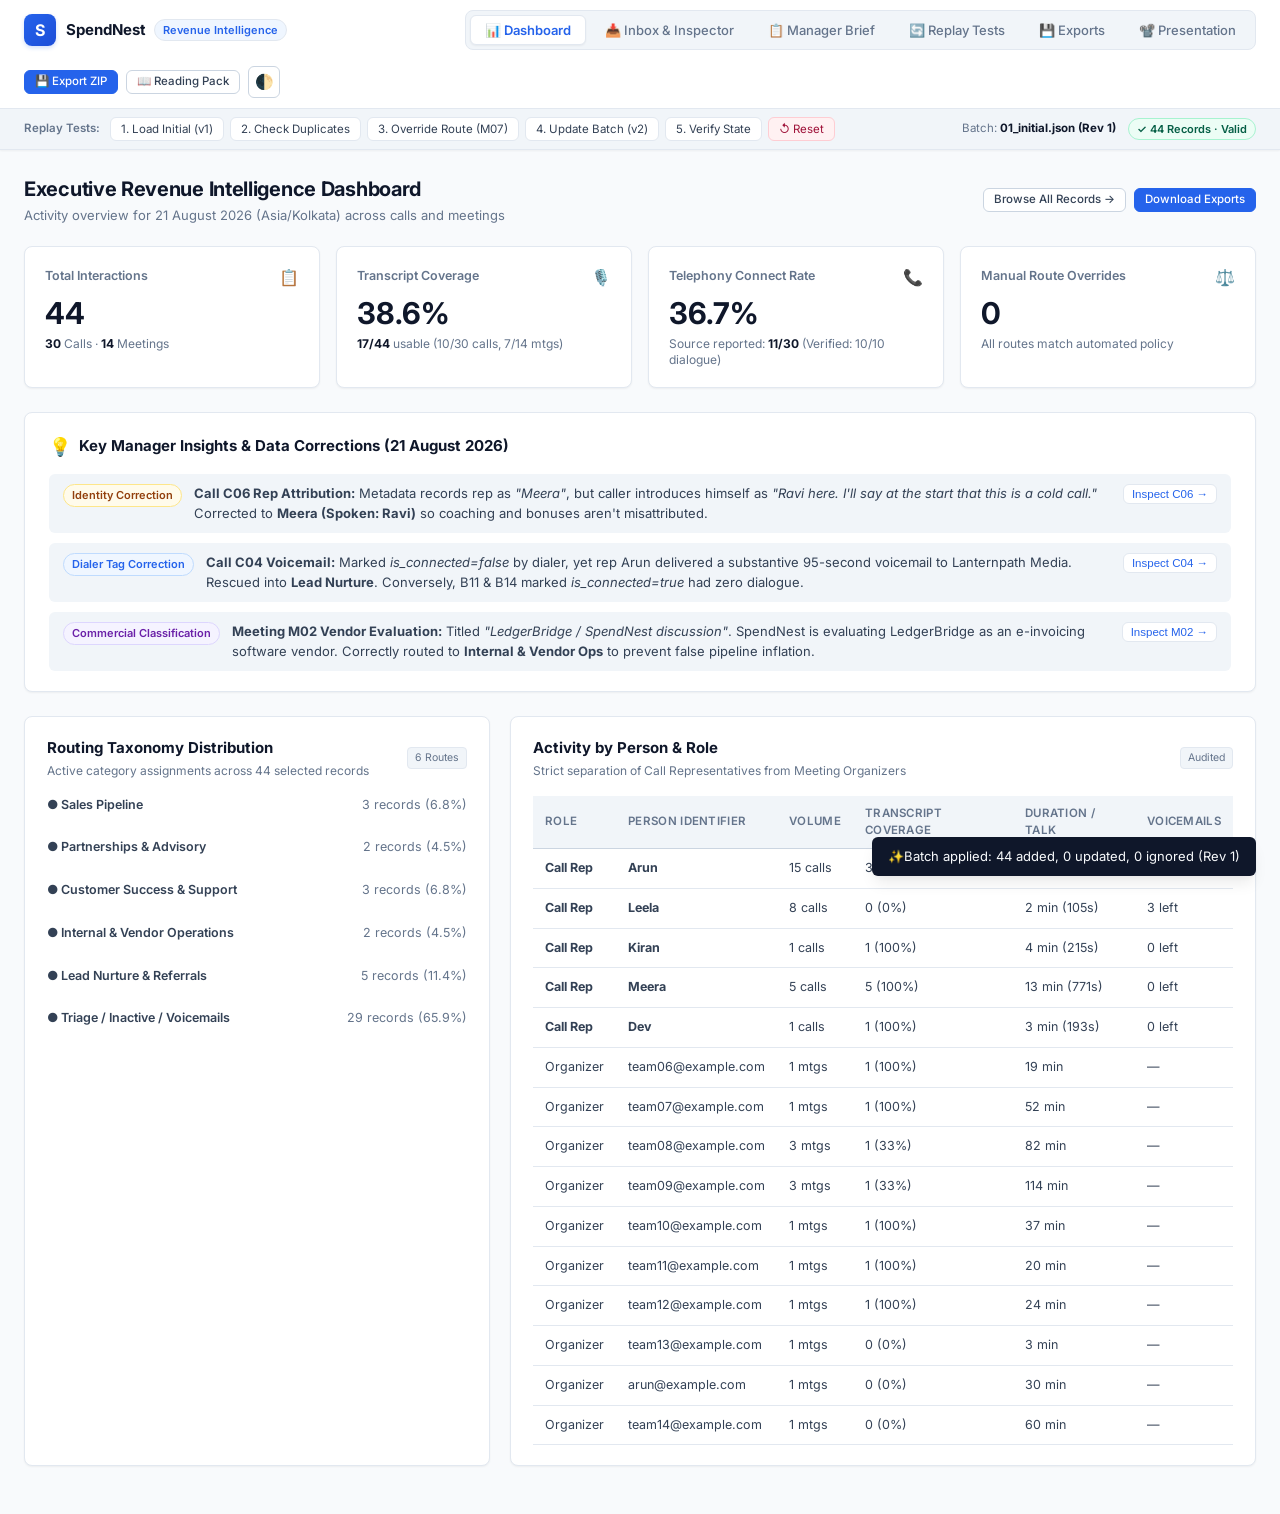
<file: index.html>
<!DOCTYPE html>
<html lang="en" data-theme="light">
<head>
  <meta charset="utf-8">
  <meta name="viewport" content="width=device-width, initial-scale=1">
  <title>SpendNest — Revenue Intelligence Inbox</title>
  <meta name="description" content="Clean, user-friendly revenue intelligence workspace transforming fragmented calls, meeting transcripts, and notes into actionable insights.">
  <link rel="icon" href="data:image/svg+xml,<svg xmlns='http://www.w3.org/2000/svg' viewBox='0 0 100 100'><rect width='100' height='100' rx='20' fill='%232563eb'/><text y='70' x='20' font-size='60' fill='white' font-weight='bold'>S</text></svg>">
  
  <link rel="preconnect" href="https://fonts.googleapis.com">
  <link rel="preconnect" href="https://fonts.gstatic.com" crossorigin>
  <link href="https://fonts.googleapis.com/css2?family=Inter:wght@400;500;600;700&family=JetBrains+Mono:wght@400;500;600&display=swap" rel="stylesheet">
  
  <link rel="stylesheet" href="style.css">
</head>
<body>

  <!-- Top Navigation Header -->
  <header class="app-header">
    <div class="header-top">
      
      <!-- Brand Section -->
      <div class="brand-section">
        <div class="brand-logo" title="SpendNest Revenue Intelligence">S</div>
        <div class="brand-title">
          SpendNest
          <span class="brand-tag">Revenue Intelligence</span>
        </div>
      </div>

      <!-- Main Navigation Tabs -->
      <nav class="app-nav" aria-label="Main Navigation">
        <button class="nav-tab active" id="tab-btn-dashboard" data-tab="dashboard" onclick="window.switchTab('dashboard')">
          📊 Dashboard
        </button>
        <button class="nav-tab" id="tab-btn-inbox" data-tab="inbox" onclick="window.switchTab('inbox')">
          📥 Inbox &amp; Inspector
        </button>
        <button class="nav-tab" id="tab-btn-brief" data-tab="brief" onclick="window.switchTab('brief')">
          📋 Manager Brief
        </button>
        <button class="nav-tab" id="tab-btn-replay" data-tab="replay" onclick="window.switchTab('replay')">
          🔄 Replay Tests
        </button>
        <button class="nav-tab" id="tab-btn-export" data-tab="export" onclick="window.switchTab('export')">
          💾 Exports
        </button>
        <button class="nav-tab" id="tab-btn-slides" data-tab="slides" onclick="window.switchTab('slides')">
          📽️ Presentation
        </button>
      </nav>

      <!-- Action Buttons -->
      <div class="header-actions">
        <button class="btn btn-primary btn-sm" onclick="window.downloadExportZip()" title="Download complete organized export bundle">
          💾 Export ZIP
        </button>
        <a href="reader.html" class="btn btn-secondary btn-sm" target="_blank" title="View original candidate assignment reading pack">
          📖 Reading Pack
        </a>
        <button class="btn-icon" onclick="window.toggleTheme()" title="Toggle Dark/Light theme" aria-label="Toggle Theme">
          🌓
        </button>
      </div>

    </div>

    <!-- Replay Test Quickbar -->
    <div class="replay-quickbar">
      <div class="replay-step-btns">
        <span class="replay-step-label">Replay Tests:</span>
        <button class="step-btn" onclick="window.runReplayStep(1)" title="Load 01_initial.json">
          1. Load Initial (v1)
        </button>
        <button class="step-btn" onclick="window.runReplayStep(2)" title="Repeat import in shuffled order to verify 0 duplicates">
          2. Check Duplicates
        </button>
        <button class="step-btn" onclick="window.runReplayStep(3)" title="Change M07 route to test judgment preservation">
          3. Override Route (M07)
        </button>
        <button class="step-btn" onclick="window.runReplayStep(4)" title="Apply 02_update.json late transcript">
          4. Update Batch (v2)
        </button>
        <button class="step-btn" onclick="window.runReplayStep(5)" title="Simulate reload to verify persistence">
          5. Verify State
        </button>
        <button class="step-btn reset-btn" onclick="window.runReplayStep(0)" title="Reset to clean start">
          ↺ Reset
        </button>
      </div>
      <div class="replay-indicator">
        <span>Batch: <strong id="quickbar-batch">01_initial.json (Rev 1)</strong></span>
        <span class="verified-badge">✓ 44 Records · Valid</span>
      </div>
    </div>
  </header>

  <!-- Main Container -->
  <main class="app-main">

    <!-- ======================================================================
         TAB 1: EXECUTIVE DASHBOARD
         ====================================================================== -->
    <section id="tab-dashboard" class="tab-pane active">
      
      <div class="dashboard-header-strip">
        <div>
          <h1>Executive Revenue Intelligence Dashboard</h1>
          <p>Activity overview for 21 August 2026 (Asia/Kolkata) across calls and meetings</p>
        </div>
        <div style="display:flex; gap:8px;">
          <button class="btn btn-secondary btn-sm" onclick="window.switchTab('inbox')">
            Browse All Records →
          </button>
          <button class="btn btn-primary btn-sm" onclick="window.downloadExportZip()">
            Download Exports
          </button>
        </div>
      </div>

      <!-- KPI Cards Grid -->
      <div class="kpi-grid">
        <div class="kpi-card">
          <div class="kpi-card-header">
            <span class="kpi-title">Total Interactions</span>
            <span class="kpi-icon">📋</span>
          </div>
          <div class="kpi-value" id="kpi-total-records">44</div>
          <div class="kpi-subtext" id="kpi-total-records-sub"><strong>30</strong> Calls · <strong>14</strong> Meetings</div>
        </div>

        <div class="kpi-card">
          <div class="kpi-card-header">
            <span class="kpi-title">Transcript Coverage</span>
            <span class="kpi-icon">🎙️</span>
          </div>
          <div class="kpi-value" id="kpi-coverage">38.6%</div>
          <div class="kpi-subtext" id="kpi-coverage-sub"><strong>17/44</strong> usable (10/30 calls, 7/14 mtgs)</div>
        </div>

        <div class="kpi-card">
          <div class="kpi-card-header">
            <span class="kpi-title">Telephony Connect Rate</span>
            <span class="kpi-icon">📞</span>
          </div>
          <div class="kpi-value" id="kpi-connect-rate">36.7%</div>
          <div class="kpi-subtext" id="kpi-connect-rate-sub">Source reported: <strong>11/30</strong> (Verified: 10/10)</div>
        </div>

        <div class="kpi-card">
          <div class="kpi-card-header">
            <span class="kpi-title">Manual Route Overrides</span>
            <span class="kpi-icon">⚖️</span>
          </div>
          <div class="kpi-value" id="kpi-overrides">0</div>
          <div class="kpi-subtext" id="kpi-overrides-sub">All routes match automated policy</div>
        </div>
      </div>

      <!-- Clear & Friendly Insights Card -->
      <div class="insights-card">
        <div class="insights-header">
          <span style="font-size:18px;">💡</span>
          <h3>Key Manager Insights &amp; Data Corrections (21 August 2026)</h3>
        </div>
        <div class="insights-list">
          
          <div class="insight-item">
            <span class="insight-badge amber">Identity Correction</span>
            <div style="flex:1;">
              <strong>Call C06 Rep Attribution:</strong> Metadata records rep as <em>"Meera"</em>, but caller introduces himself as <em>"Ravi here. I'll say at the start that this is a cold call."</em> Corrected to <strong>Meera (Spoken: Ravi)</strong> so coaching and bonuses aren't misattributed.
            </div>
            <button class="insight-btn" onclick="window.selectAndInspect('call:c8b417c4-bb28-56e6-95fb-687f8f9ea22e')">
              Inspect C06 →
            </button>
          </div>

          <div class="insight-item">
            <span class="insight-badge blue">Dialer Tag Correction</span>
            <div style="flex:1;">
              <strong>Call C04 Voicemail:</strong> Marked <em>is_connected=false</em> by dialer, yet rep Arun delivered a substantive 95-second voicemail to Lanternpath Media. Rescued into <strong>Lead Nurture</strong>. Conversely, B11 &amp; B14 marked <em>is_connected=true</em> had zero dialogue.
            </div>
            <button class="insight-btn" onclick="window.selectAndInspect('call:d643a593-ba8a-592b-be24-74ea02047a07')">
              Inspect C04 →
            </button>
          </div>

          <div class="insight-item">
            <span class="insight-badge purple">Commercial Classification</span>
            <div style="flex:1;">
              <strong>Meeting M02 Vendor Evaluation:</strong> Titled <em>"LedgerBridge / SpendNest discussion"</em>. SpendNest is evaluating LedgerBridge as an e-invoicing software vendor. Correctly routed to <strong>Internal &amp; Vendor Ops</strong> to prevent false pipeline inflation.
            </div>
            <button class="insight-btn" onclick="window.selectAndInspect('meeting:64917a86-7a89-563b-9e45-1c8a67eb17c6')">
              Inspect M02 →
            </button>
          </div>

        </div>
      </div>

      <!-- Charts & Comparative Matrix Grid -->
      <div class="charts-grid">
        <!-- Route Distribution -->
        <div class="card">
          <div class="card-header">
            <div>
              <h3>Routing Taxonomy Distribution</h3>
              <div class="card-subtitle">Active category assignments across 44 selected records</div>
            </div>
            <span class="tag-pill">6 Routes</span>
          </div>
          <div id="route-breakdown-bars"></div>
        </div>

        <!-- Activity by Rep vs Organizer -->
        <div class="card">
          <div class="card-header">
            <div>
              <h3>Activity by Person &amp; Role</h3>
              <div class="card-subtitle">Strict separation of Call Representatives from Meeting Organizers</div>
            </div>
            <span class="tag-pill">Audited</span>
          </div>
          <div style="overflow-x:auto;">
            <table class="data-table">
              <thead>
                <tr>
                  <th>Role</th>
                  <th>Person Identifier</th>
                  <th>Volume</th>
                  <th>Transcript Coverage</th>
                  <th>Duration / Talk</th>
                  <th>Voicemails</th>
                </tr>
              </thead>
              <tbody id="matrix-table-body"></tbody>
            </table>
          </div>
        </div>
      </div>
    </section>

    <!-- ======================================================================
         TAB 2: INBOX & DEEP INSPECTOR
         ====================================================================== -->
    <section id="tab-inbox" class="tab-pane">
      <div class="inbox-container">
        <!-- Left: Master Record List -->
        <div class="inbox-master">
          <div class="inbox-controls">
            <div class="search-box">
              <span class="search-icon">🔍</span>
              <input type="text" id="inbox-search" class="search-input" placeholder="Search by ref, title, rep, quote, turn...">
            </div>
            <div class="filter-row">
              <select id="filter-route" class="filter-select">
                <option value="all">All Routes (6 Categories)</option>
                <option value="sales_pipeline">Sales Pipeline</option>
                <option value="partnerships_advisory">Partnerships &amp; Advisory</option>
                <option value="customer_success">Customer Success</option>
                <option value="internal_vendor">Internal &amp; Vendor Ops</option>
                <option value="lead_nurture">Lead Nurture</option>
                <option value="triage_inactive">Triage / Inactive</option>
              </select>

              <select id="filter-type" class="filter-select">
                <option value="all">All Types</option>
                <option value="call">Calls Only (30)</option>
                <option value="meeting">Meetings Only (14)</option>
              </select>
            </div>
            <div class="filter-row" style="margin-top:8px;">
              <select id="filter-person" class="filter-select"></select>
              <select id="filter-review" class="filter-select">
                <option value="all">All States</option>
                <option value="action_needed">Action Needed</option>
                <option value="reviewed">Reviewed</option>
                <option value="unusable">Silent / Unusable</option>
              </select>
            </div>
            <div style="display:flex; justify-content:space-between; align-items:center; margin-top:10px; font-size:11.5px; color:var(--text-dim);">
              <span>Showing: <strong id="inbox-filtered-count">44 of 44</strong></span>
              <span>Sorted by Reference</span>
            </div>
          </div>

          <ul id="inbox-record-list" class="inbox-list"></ul>
        </div>

        <!-- Right: Detail Inspector -->
        <div class="inbox-detail">
          <div class="detail-header">
            <div class="detail-title-row">
              <div>
                <h2 id="detail-title" class="detail-title">Select an interaction from the left</h2>
                <div style="margin-top:6px; display:flex; gap:8px; align-items:center;">
                  <span id="detail-route-badge" class="route-badge route-sales_pipeline">Sales Pipeline</span>
                  <span class="tag-pill" id="detail-freshness-pill">Current Revision</span>
                </div>
              </div>
              <div class="detail-actions">
                <select id="route-override-select" class="filter-select" onchange="window.handleRouteOverride(this.value)">
                  <option value="sales_pipeline">Sales Pipeline</option>
                  <option value="partnerships_advisory">Partnerships &amp; Advisory</option>
                  <option value="customer_success">Customer Success</option>
                  <option value="internal_vendor">Internal &amp; Vendor Ops</option>
                  <option value="lead_nurture">Lead Nurture</option>
                  <option value="triage_inactive">Triage / Inactive</option>
                </select>
                <button id="reset-route-btn" class="btn btn-secondary btn-sm" onclick="window.resetRouteOverride()" style="display:none;" title="Reset route to automated suggestion">
                  ↺ Reset
                </button>
              </div>
            </div>

            <div class="detail-meta-grid">
              <div class="meta-field">
                <strong>Record Ref</strong>
                <span id="meta-ref">—</span>
              </div>
              <div class="meta-field">
                <strong>Source &amp; Rev</strong>
                <span id="meta-type">—</span>
              </div>
              <div class="meta-field">
                <strong>Rep / Organizer</strong>
                <span id="meta-rep">—</span>
              </div>
              <div class="meta-field">
                <strong>Time (Kolkata)</strong>
                <span id="meta-time">—</span>
              </div>
              <div class="meta-field">
                <strong>Duration</strong>
                <span id="meta-duration">—</span>
              </div>
              <div class="meta-field">
                <strong>Upstream Status</strong>
                <span id="meta-connected">—</span>
              </div>
            </div>
          </div>

          <!-- Detail Navigation Sub-tabs -->
          <div class="detail-nav">
            <div class="detail-tab active" data-detail-tab="analysis" onclick="window.switchDetailTab('analysis')">
              🧠 Intelligence Summary
            </div>
            <div class="detail-tab" data-detail-tab="transcript" onclick="window.switchDetailTab('transcript')">
              💬 Full Transcript
            </div>
            <div class="detail-tab" data-detail-tab="raw" onclick="window.switchDetailTab('raw')">
              ⚙️ Raw Data
            </div>
          </div>

          <!-- Detail Body Panes -->
          <div class="detail-body">
            <div id="detail-tab-analysis" class="detail-pane" style="display:block;"></div>
            <div id="detail-tab-transcript" class="detail-pane" style="display:none;"></div>
            <div id="detail-tab-raw" class="detail-pane" style="display:none;"></div>
          </div>
        </div>
      </div>
    </section>

    <!-- ======================================================================
         TAB 3: MANAGER DAILY BRIEF
         ====================================================================== -->
    <section id="tab-brief" class="tab-pane">
      <div class="brief-container" id="brief-content"></div>
    </section>

    <!-- ======================================================================
         TAB 4: REPLAY SUITE & AUDIT
         ====================================================================== -->
    <section id="tab-replay" class="tab-pane">
      <div style="max-width:1100px; margin:0 auto;">
        <div class="card" style="margin-bottom:24px;">
          <div class="card-header">
            <div>
              <h3>Data Contract Replay Verification Bench</h3>
              <div class="card-subtitle">Formal verification of import, deduplication, revision ordering, and judgment preservation rules</div>
            </div>
            <button class="btn btn-secondary btn-sm" onclick="window.runReplayStep(0)">
              Clean Reset Slate
            </button>
          </div>

          <p style="font-size:13px; color:var(--text-muted); margin-bottom:18px;">
            The table below verifies the invariants defined in <code>DATA_CONTRACT.md</code> across delivery batches:
          </p>

          <table class="data-table">
            <thead>
              <tr>
                <th>Test Invariant</th>
                <th>Contract Specification</th>
                <th>Observed Application State</th>
                <th>Verification</th>
              </tr>
            </thead>
            <tbody id="audit-table-body"></tbody>
          </table>
        </div>

        <div class="card">
          <div class="card-header">
            <h3>Interactive Replay Step Walkthrough</h3>
          </div>
          <div style="display:grid; grid-template-columns:repeat(auto-fit, minmax(200px, 1fr)); gap:12px;">
            <div style="padding:14px; background:var(--bg-subtle); border-radius:var(--radius-sm); border:1px solid var(--border-light);">
              <strong style="color:var(--primary);">Step 1: Initial Import</strong>
              <p style="font-size:12px; color:var(--text-muted); margin:6px 0 10px;">Loads <code>01_initial.json</code>. Yields exactly 44 records and 17 usable transcripts.</p>
              <button class="btn btn-primary btn-sm" onclick="window.runReplayStep(1)" style="width:100%;">Execute Step 1</button>
            </div>

            <div style="padding:14px; background:var(--bg-subtle); border-radius:var(--radius-sm); border:1px solid var(--border-light);">
              <strong style="color:var(--cyan);">Step 2: Re-import Batch</strong>
              <p style="font-size:12px; color:var(--text-muted); margin:6px 0 10px;">Re-imports initial batch with shuffled sequence. Validates 0 duplicates.</p>
              <button class="btn btn-primary btn-sm" onclick="window.runReplayStep(2)" style="width:100%;">Execute Step 2</button>
            </div>

            <div style="padding:14px; background:var(--bg-subtle); border-radius:var(--radius-sm); border:1px solid var(--border-light);">
              <strong style="color:var(--purple);">Step 3: Route Override</strong>
              <p style="font-size:12px; color:var(--text-muted); margin:6px 0 10px;">Manager overrides M07's route to Customer Success. Saves decision in state.</p>
              <button class="btn btn-primary btn-sm" onclick="window.runReplayStep(3)" style="width:100%;">Execute Step 3</button>
            </div>

            <div style="padding:14px; background:var(--bg-subtle); border-radius:var(--radius-sm); border:1px solid var(--border-light);">
              <strong style="color:var(--amber);">Step 4: Update Batch</strong>
              <p style="font-size:12px; color:var(--text-muted); margin:6px 0 10px;">Imports <code>02_update.json</code> (Rev 2). M07 receives 27 turns. Total usable: 18.</p>
              <button class="btn btn-primary btn-sm" onclick="window.runReplayStep(4)" style="width:100%;">Execute Step 4</button>
            </div>

            <div style="padding:14px; background:var(--bg-subtle); border-radius:var(--radius-sm); border:1px solid var(--border-light);">
              <strong style="color:var(--emerald);">Step 5: Verify State</strong>
              <p style="font-size:12px; color:var(--text-muted); margin:6px 0 10px;">Simulates page refresh/restart. M07 manual route remains preserved!</p>
              <button class="btn btn-primary btn-sm" onclick="window.runReplayStep(5)" style="width:100%;">Execute Step 5</button>
            </div>
          </div>
        </div>
      </div>
    </section>

    <!-- ======================================================================
         TAB 5: EXPORT MANIFEST & FILES
         ====================================================================== -->
    <section id="tab-export" class="tab-pane">
      <div style="max-width:1100px; margin:0 auto;">
        <div class="card" style="margin-bottom:24px;">
          <div class="card-header">
            <div>
              <h3>Generated Output Files &amp; Export Archive</h3>
              <div class="card-subtitle">Deterministic, structured outputs with machine-readable manifests</div>
            </div>
            <button class="btn btn-primary" onclick="window.downloadExportZip()">
              💾 Download Complete Export ZIP
            </button>
          </div>

          <div style="display:grid; grid-template-columns:1fr 1fr; gap:20px;">
            <div>
              <h4 style="font-size:13px; text-transform:uppercase; color:var(--primary); margin-bottom:8px;">Folder &amp; File Hierarchy</h4>
              <pre class="code-block" style="height:320px;">
exports/
├── manifest.json
├── manifest.csv
├── manager_brief_2026-08-21.md
├── sales_pipeline/
│   ├── C03_developer_api_&_webhook_follow_up.md
│   ├── M03_asterloom_systems_corporate_cards_&.md
│   └── M06_mapletrail_services_branch_expense_.md
├── partnerships_advisory/
│   ├── C07_willowbank_advisory_channel_partner.md
│   └── M01_harborpath_advisory___spendnest_dis.md
├── customer_success/
│   ├── M04_cedarwave_distribution_card_migrati.md
│   ├── M07_willowfield_trust_bug_triage_(late_.md
│   └── M09_brookmint_holdings_account_setup_&_.md
├── internal_vendor/
│   ├── M02_ledgerbridge___spendnest_technical_.md
│   └── M10_internal_billing_workflow_&_unfreez.md
├── lead_nurture/
│   ├── C04_lanternpath_media_voicemail.md
│   ├── C05_multi_store_retail_pitch_(storeharb.md
│   ├── C08_people_ops_referral_outreach.md
│   ├── C09_130_location_retail_referral_to_bus.md
│   └── C10_manufacturing_lead___ex_meadowbrick.md
└── triage_inactive/
    ├── C01_harborlight_advisory_outreach.md
    ├── C02_fernhaven_group_reception_transfer.md
    ├── C06_120+_store_retail_outreach_(identit.md
    ├── background_calls_B01_B20.md
    └── silent_cancelled_meetings_M05_M08_M11_M12_M13_M14.md
              </pre>
            </div>

            <div>
              <h4 style="font-size:13px; text-transform:uppercase; color:var(--primary); margin-bottom:8px;">Manifest Preview (JSON &amp; CSV)</h4>
              <div style="font-size:12px; color:var(--text-muted); margin-bottom:8px;">
                Identifies <code>(source_type, source_id)</code>, applied revision, routes, and file paths:
              </div>
              <pre class="code-block" style="height:320px;">
{
  "manifest_version": "1.0",
  "total_records": 44,
  "records": [
    {
      "record_ref": "M03",
      "source_type": "meeting",
      "source_id": "47a3e74a-d68a-5e26-bb42-b91c0e35fbb9",
      "applied_revision": 1,
      "route": "sales_pipeline",
      "output_path": "sales_pipeline/M03_asterloom_systems_corporate_cards_&.md",
      "processing_state": "complete",
      "manual_override": false,
      "has_usable_transcript": true
    },
    {
      "record_ref": "M07",
      "source_type": "meeting",
      "source_id": "4f304fff-fd40-5cfc-a366-0a134c445c2a",
      "applied_revision": 2,
      "route": "customer_success",
      "output_path": "customer_success/M07_willowfield_trust_bug_triage_(late_.md",
      "processing_state": "complete",
      "manual_override": false,
      "has_usable_transcript": true
    }
    // ... 44 total manifest records
  ]
}
              </pre>
            </div>
          </div>
        </div>
      </div>
    </section>

    <!-- ======================================================================
         TAB 6: 5 PRESENTATION SLIDES
         ====================================================================== -->
    <section id="tab-slides" class="tab-pane">
      <div class="slides-wrapper">
        <div class="slide-viewport">
          <div>
            <span class="slide-number-pill" id="slide-number">Slide 1 of 5</span>
            <h2 class="slide-heading" id="slide-title">Loading Slide...</h2>
            <div class="slide-subheading" id="slide-subtitle">Subheading</div>
            <ul class="slide-bullet-list" id="slide-bullets"></ul>
          </div>

          <div class="slide-controls">
            <button class="btn btn-secondary btn-sm" onclick="window.navigateSlide(-1)">
              ← Previous Slide
            </button>
            <div class="slide-dots" id="slide-dots"></div>
            <button class="btn btn-primary btn-sm" onclick="window.navigateSlide(1)">
              Next Slide →
            </button>
          </div>
        </div>
        <div style="margin-top:14px; text-align:center; font-size:12px; color:var(--text-dim);">
          Tip: You can use Left/Right Arrow keys on your keyboard to navigate slides.
        </div>
      </div>
    </section>

  </main>

  <!-- Toast Notification Container -->
  <div id="toast-container" class="toast-container"></div>

  <!-- Scripts -->
  <script src="data.js"></script>
  <script src="app.js"></script>
</body>
</html>
</file>
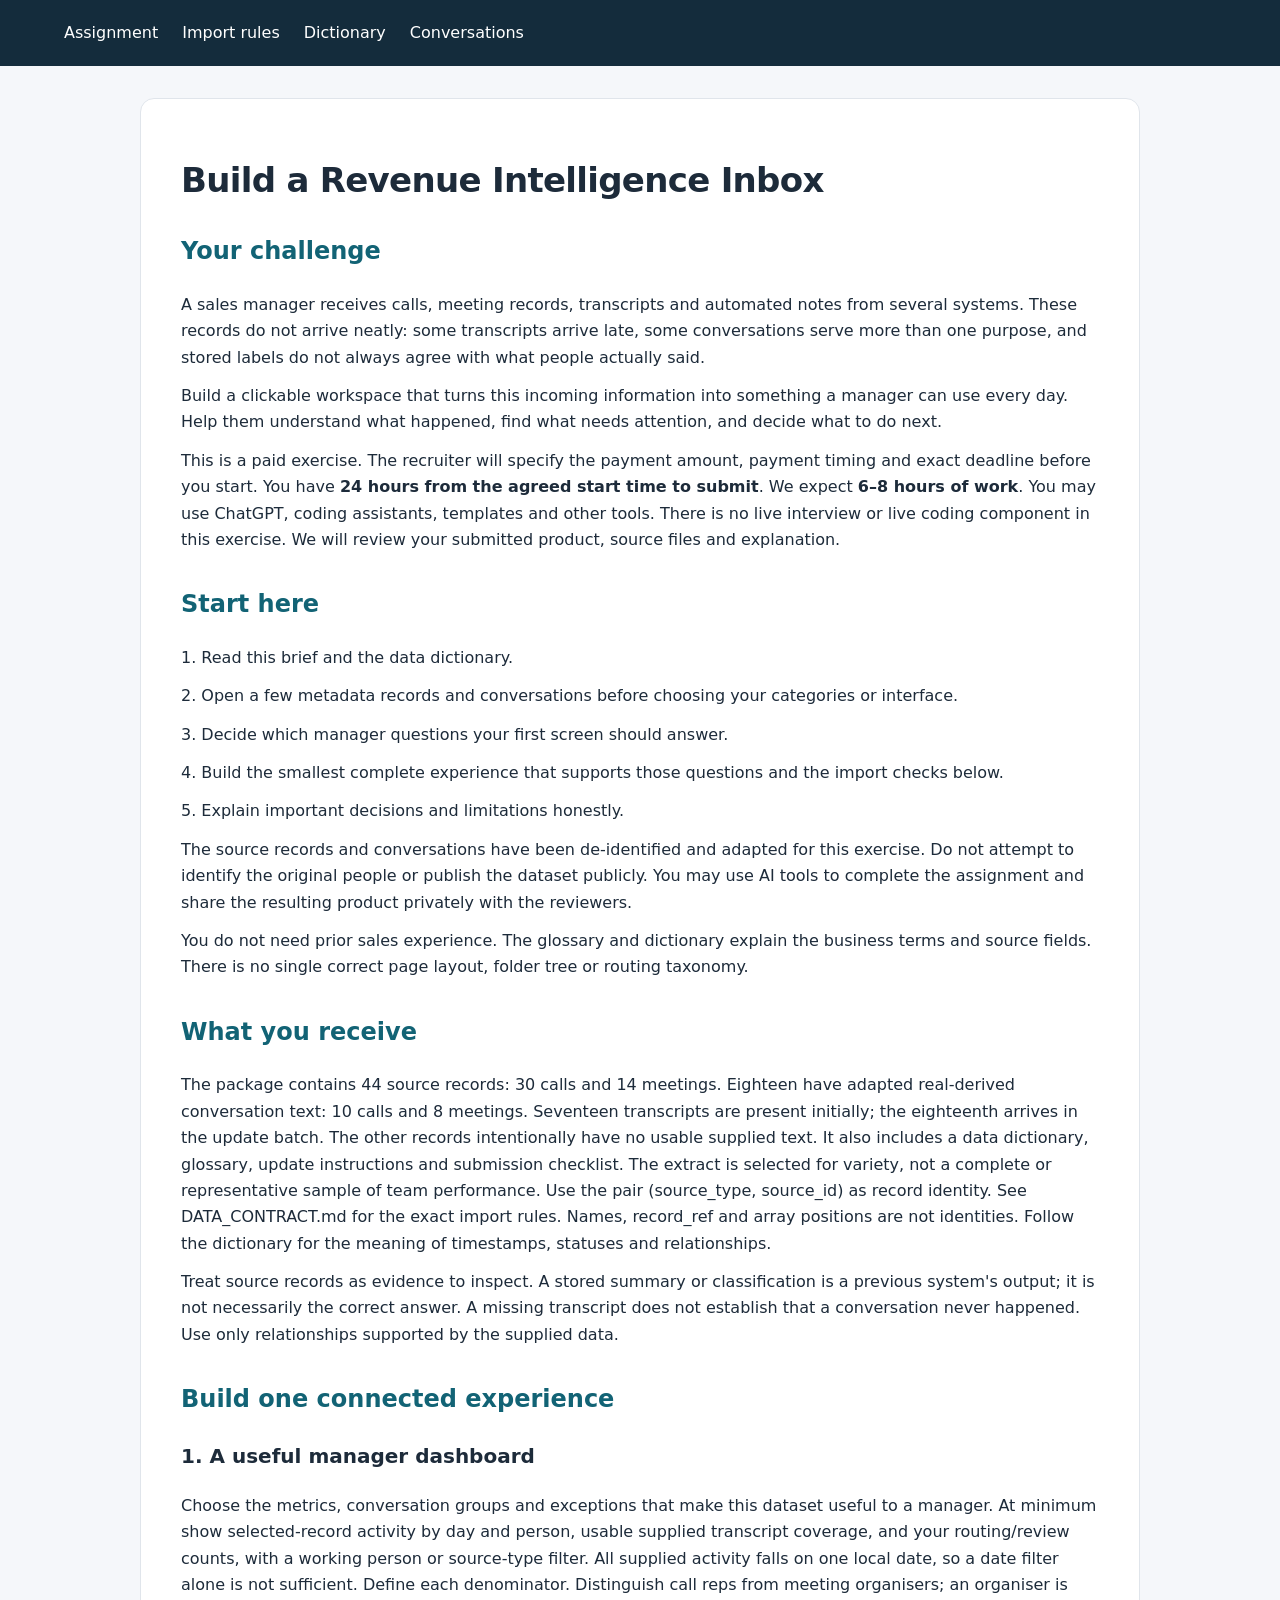
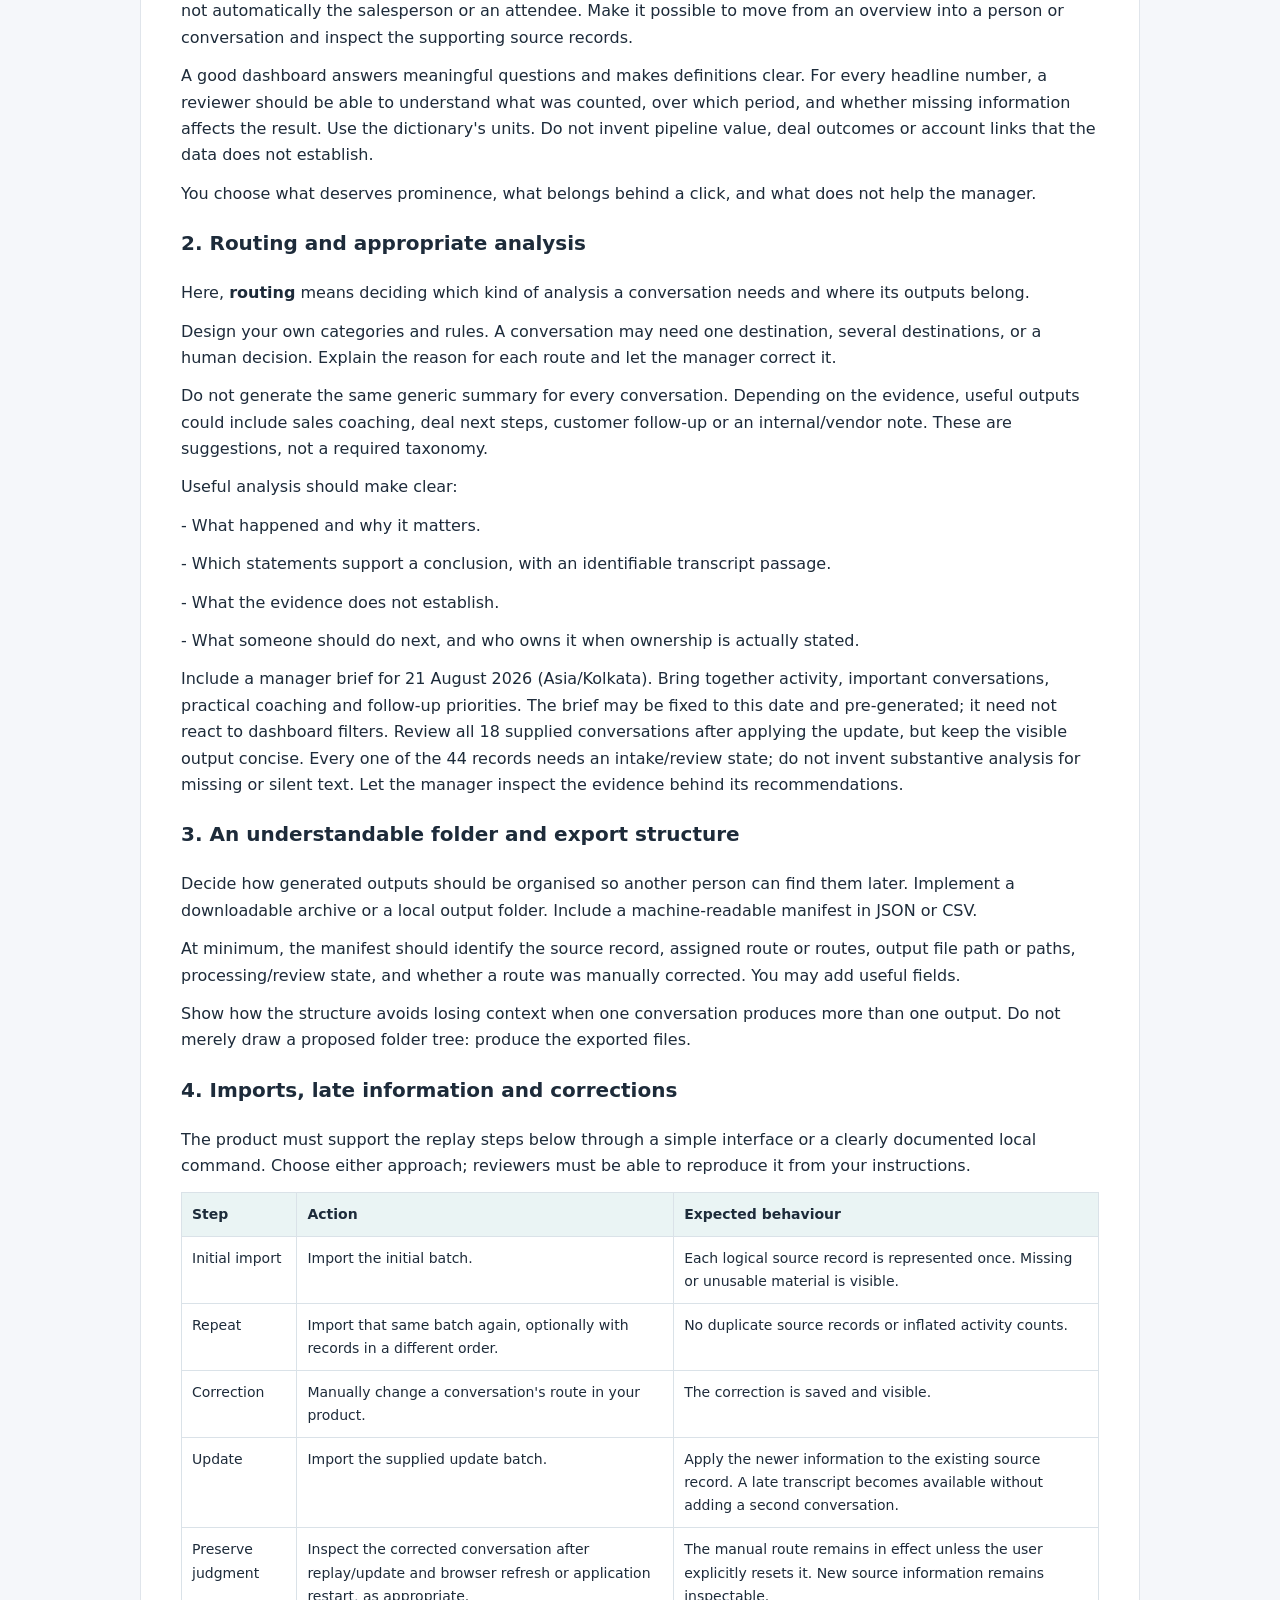
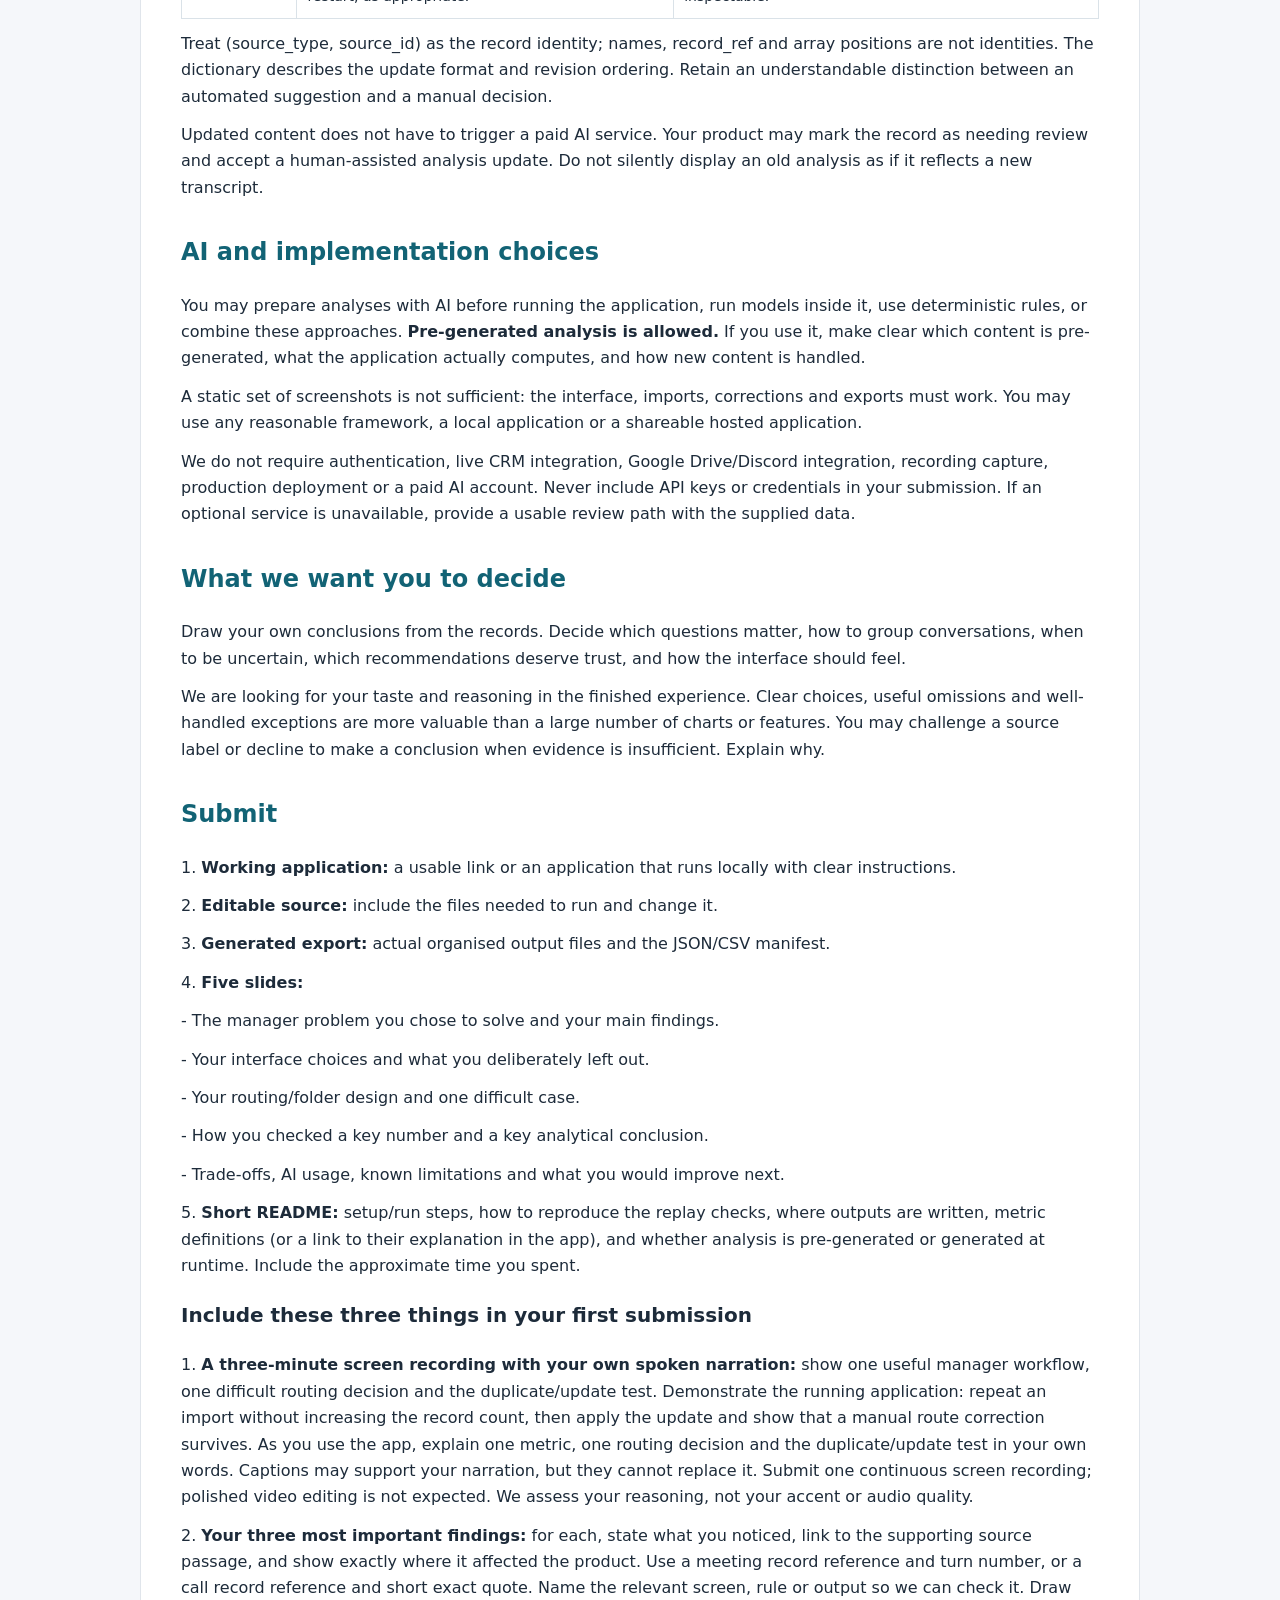
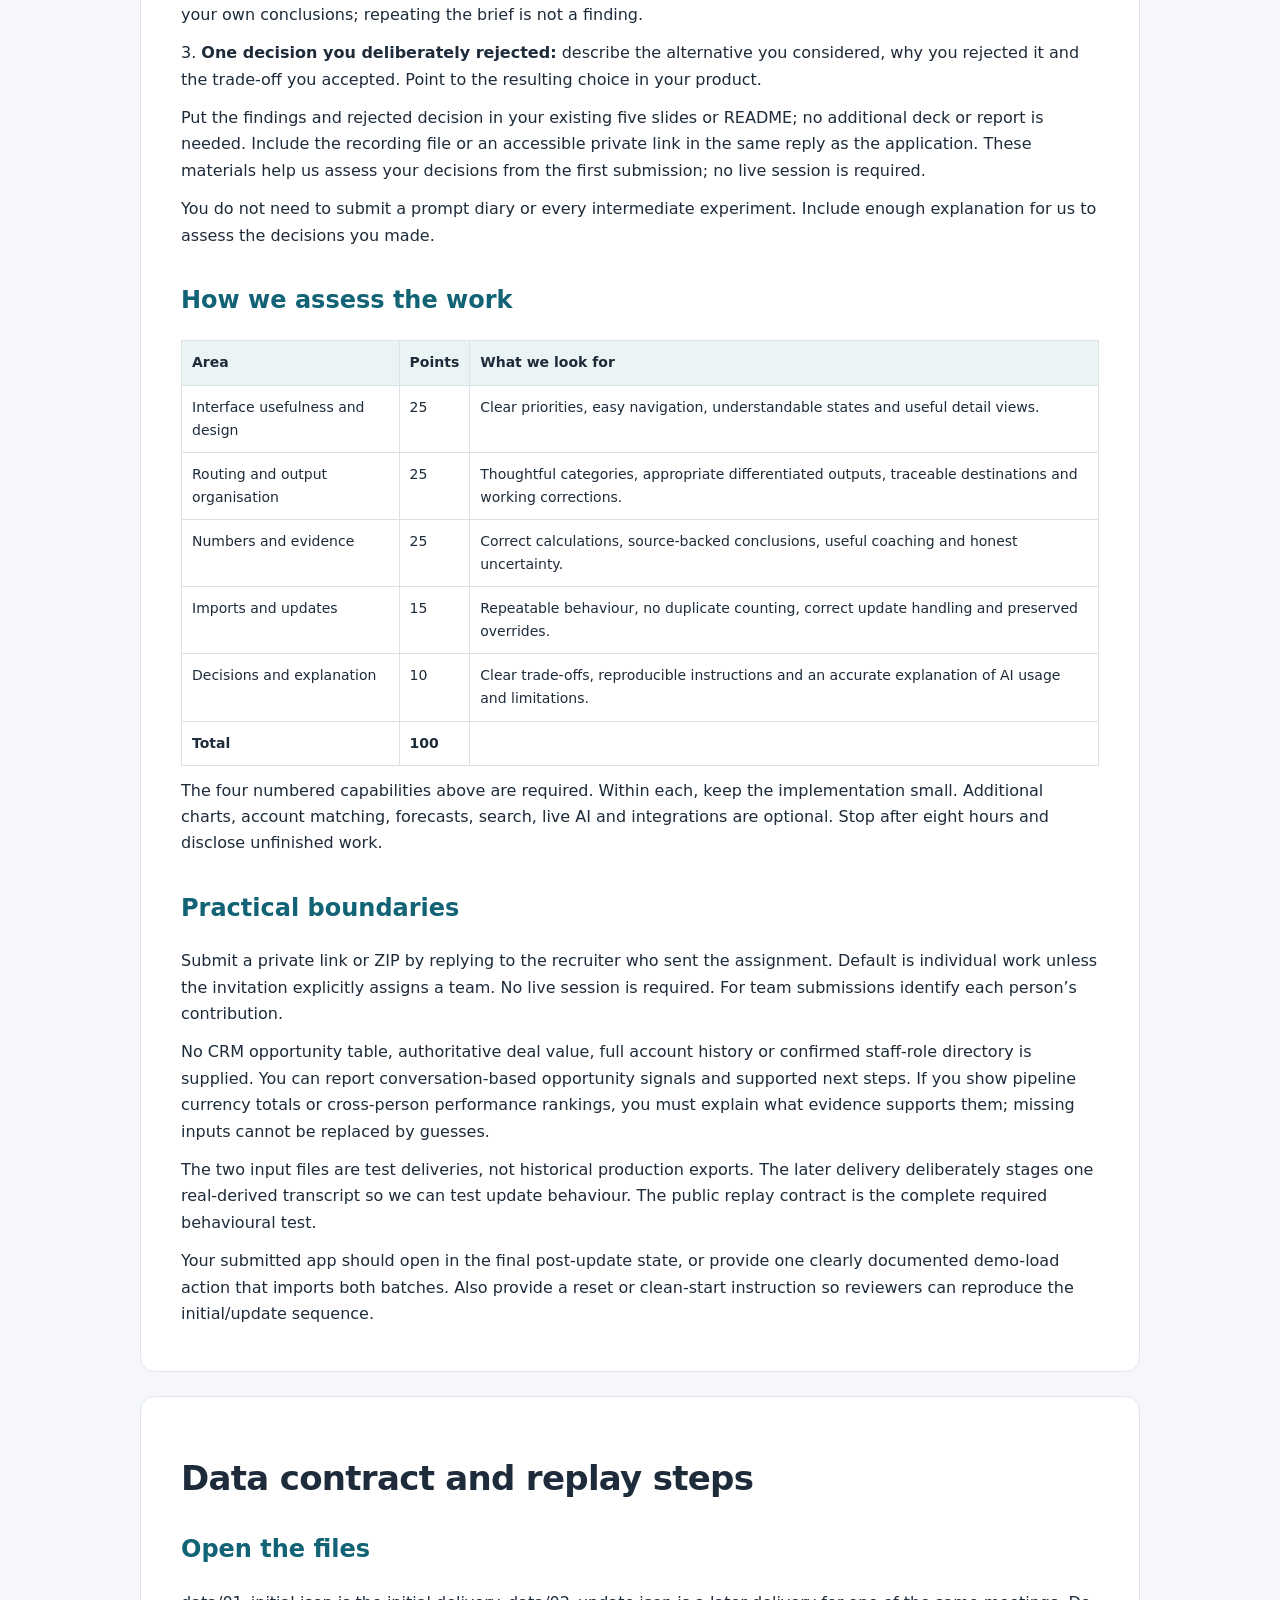
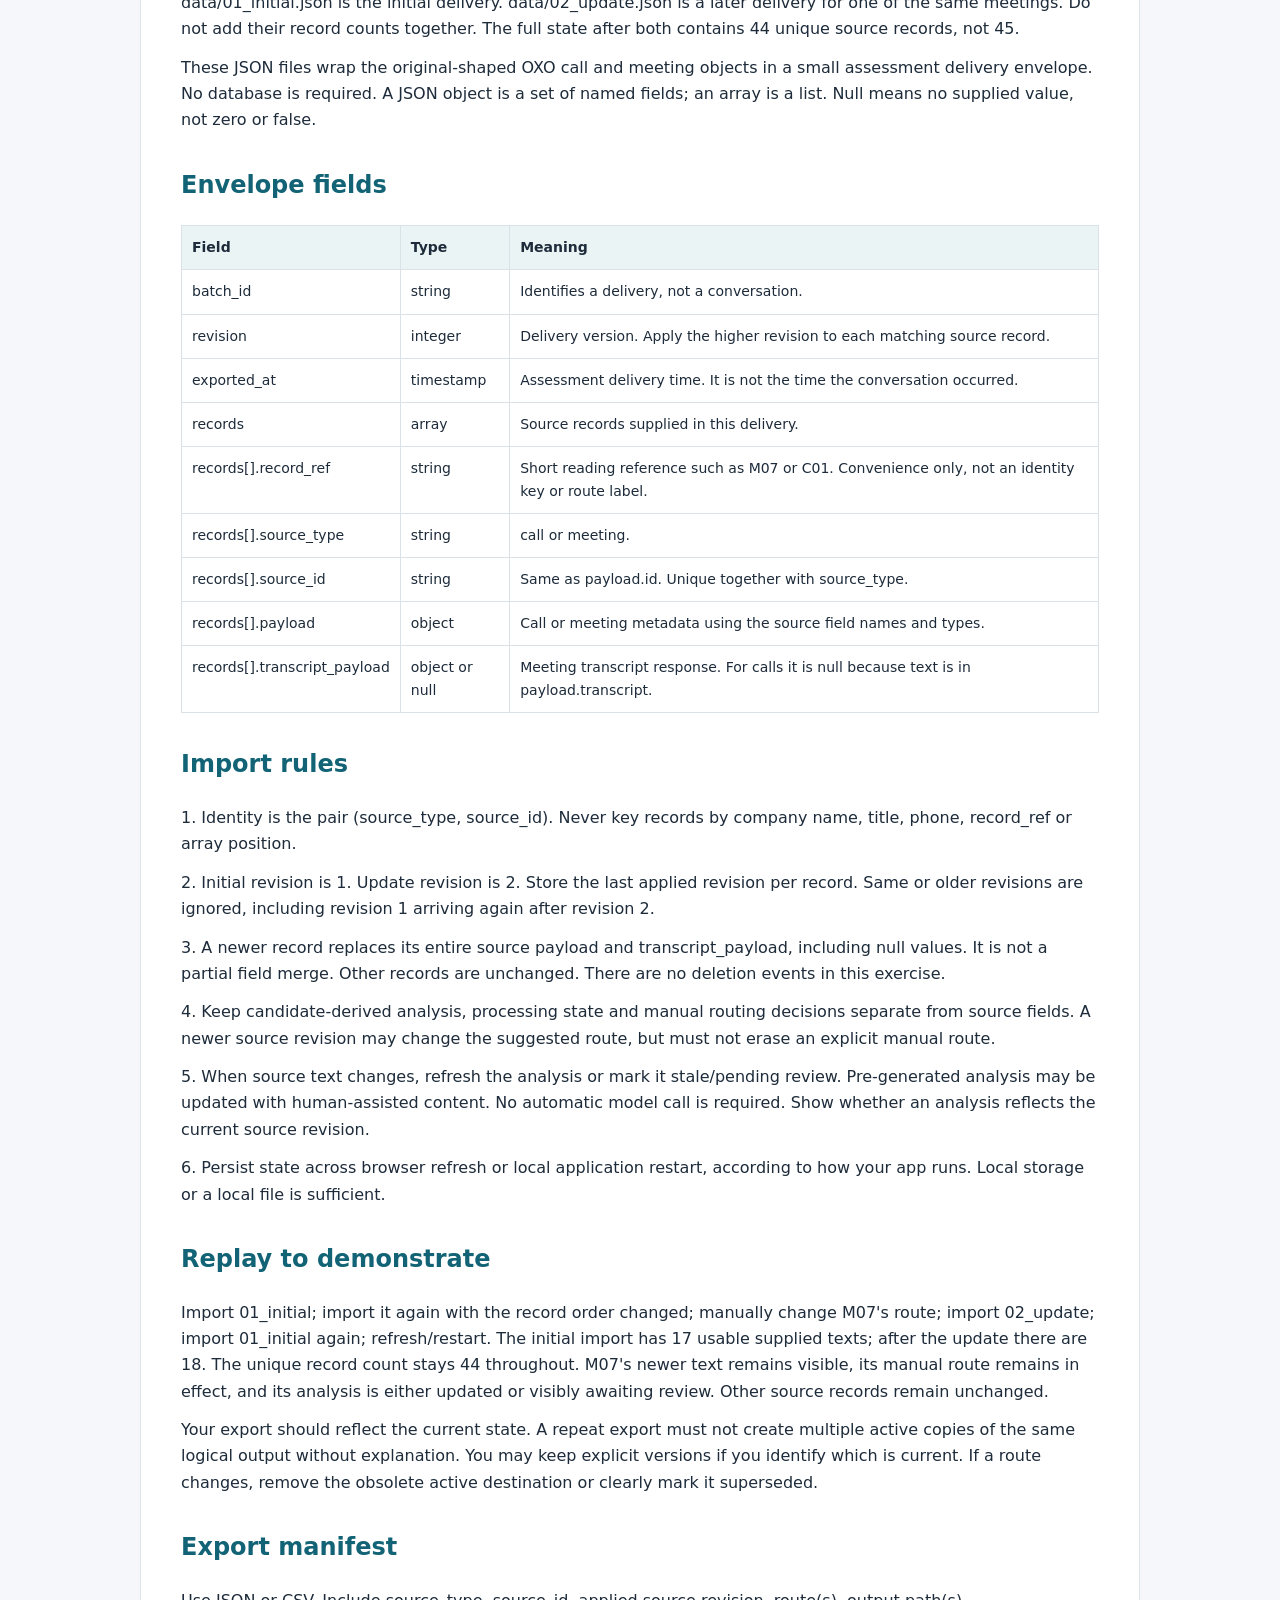
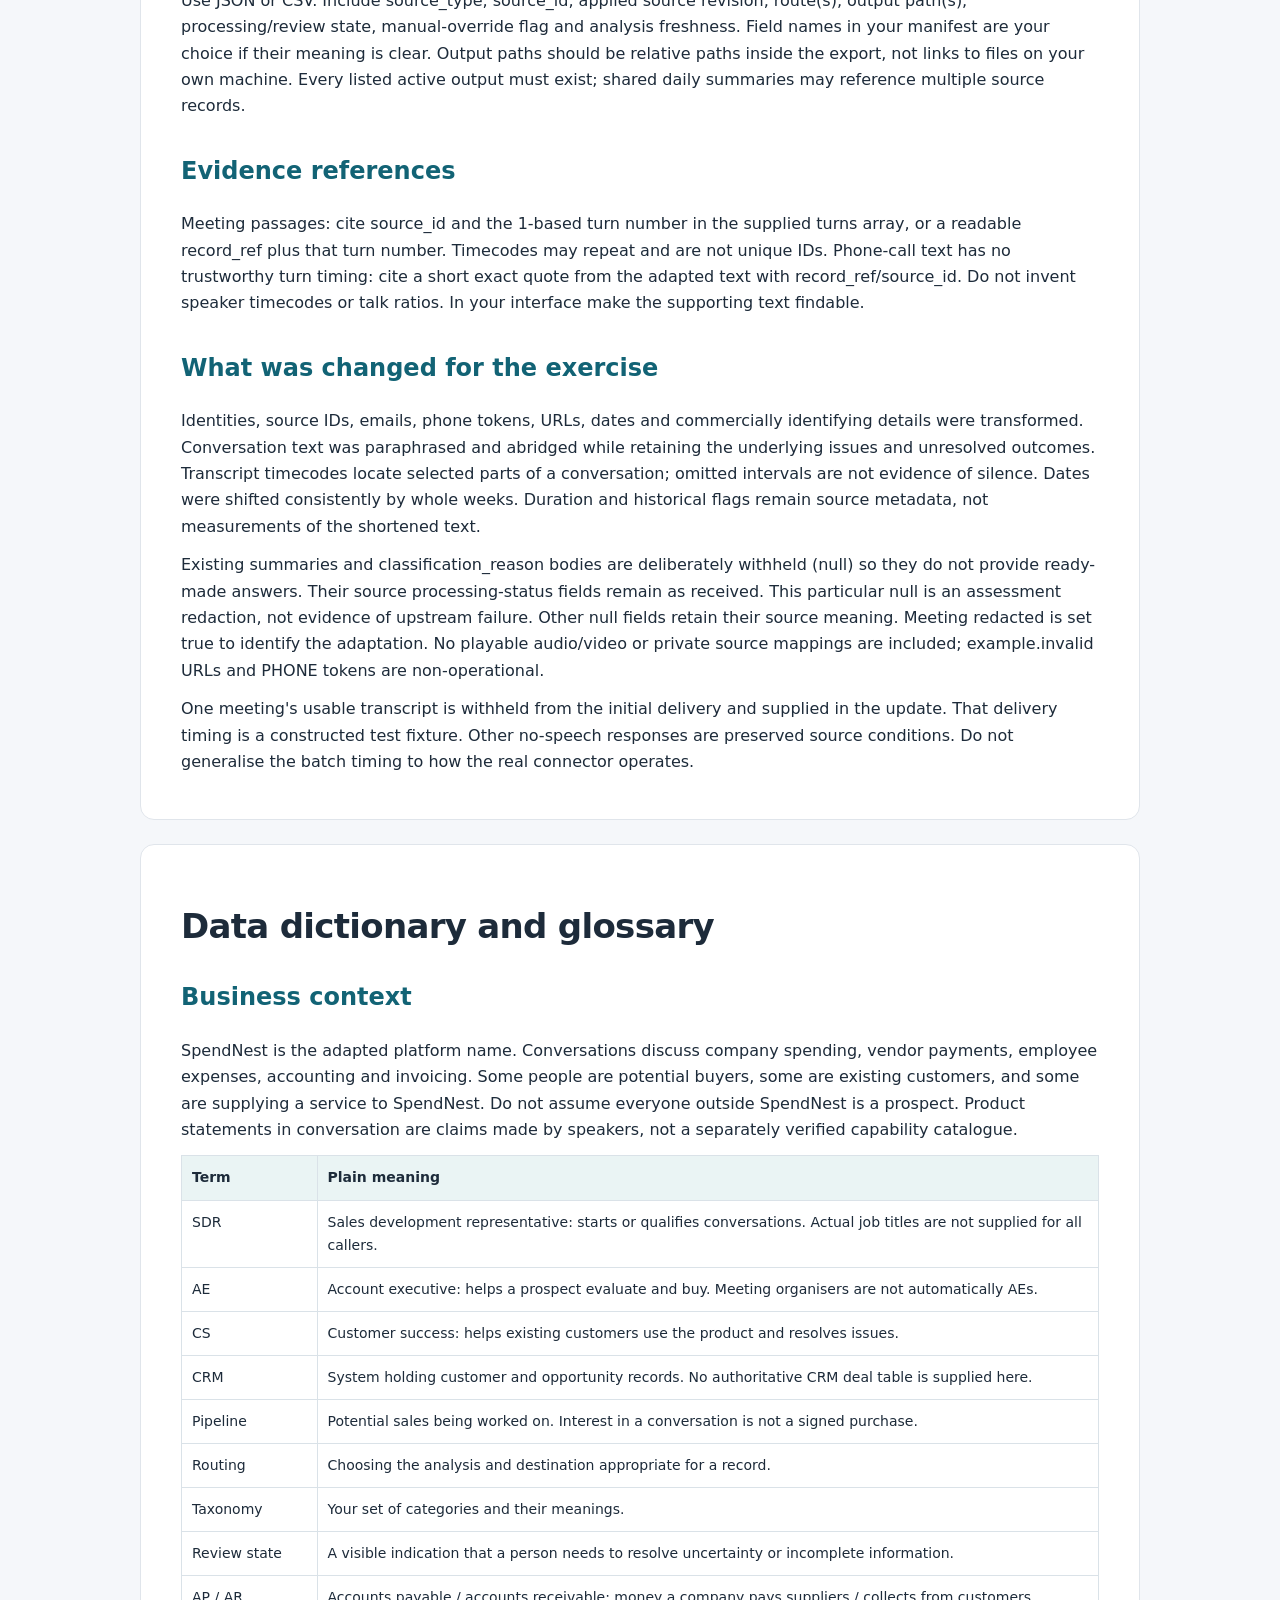
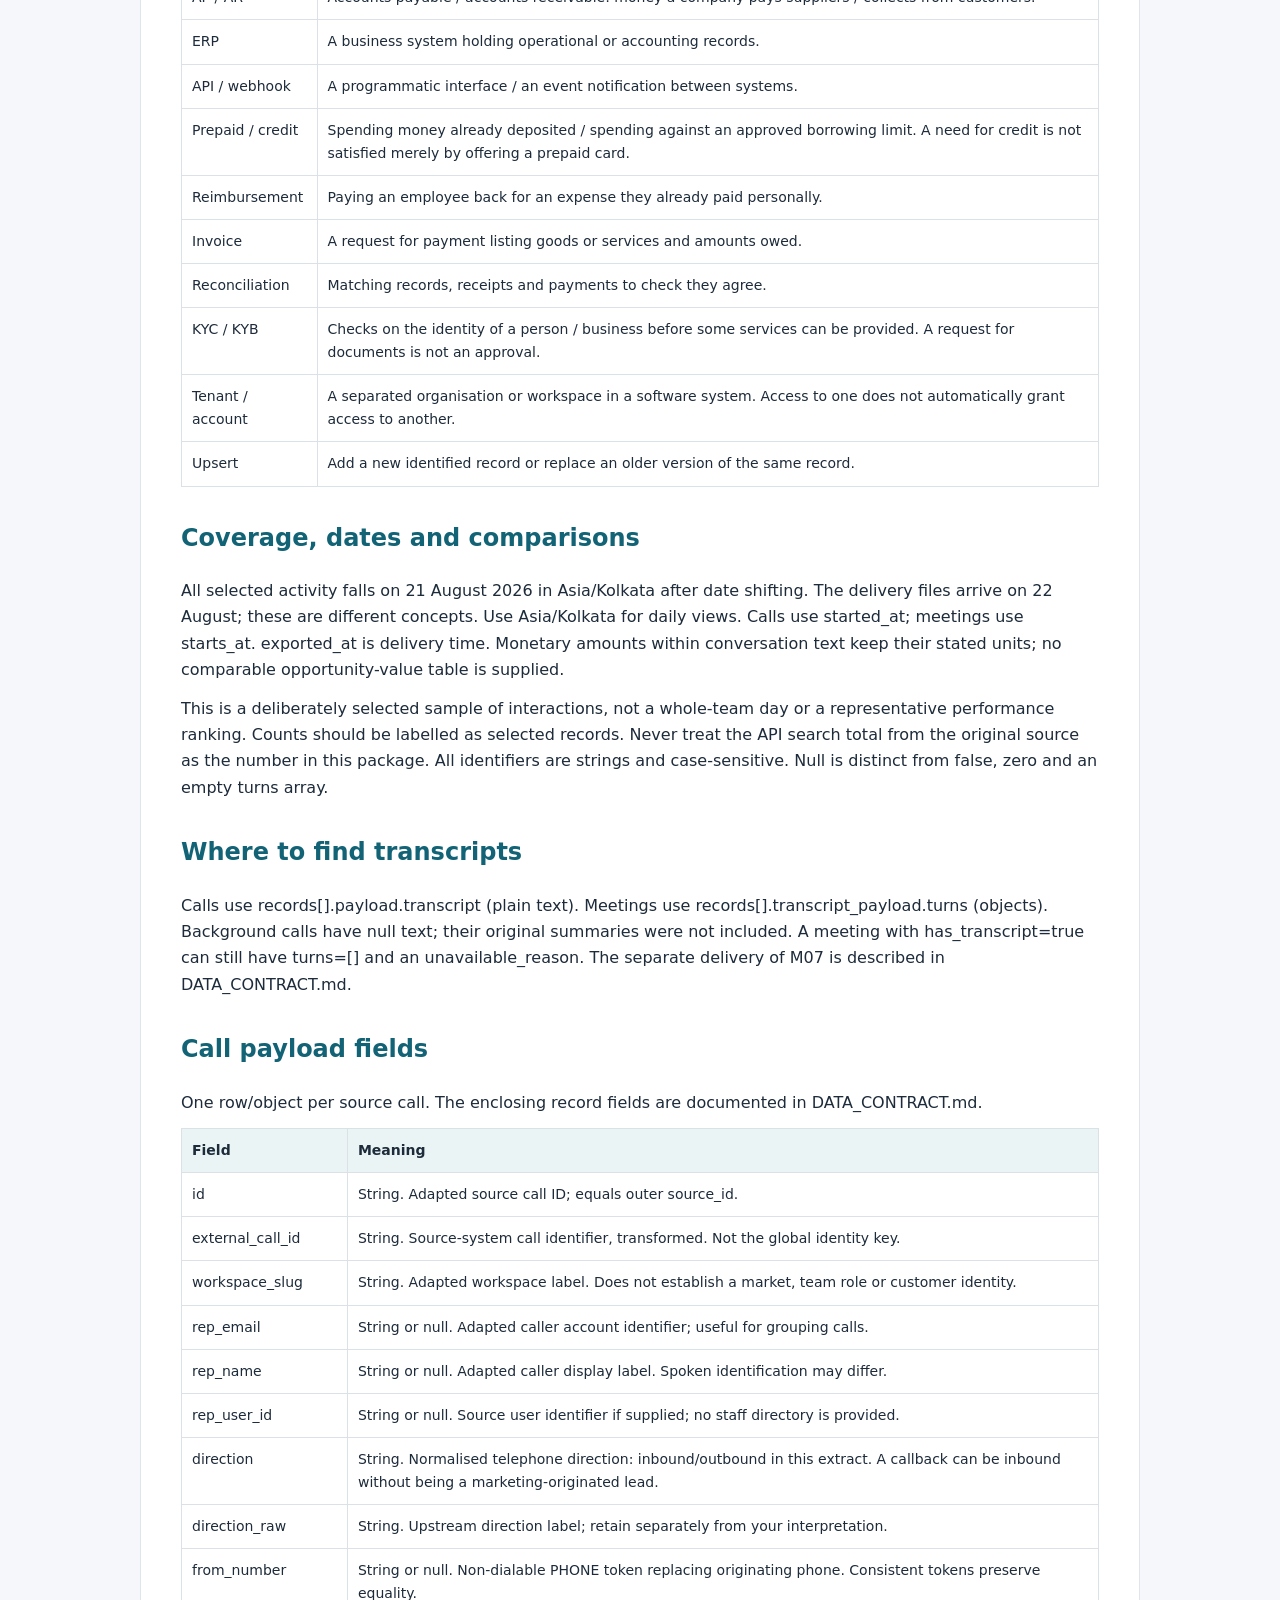
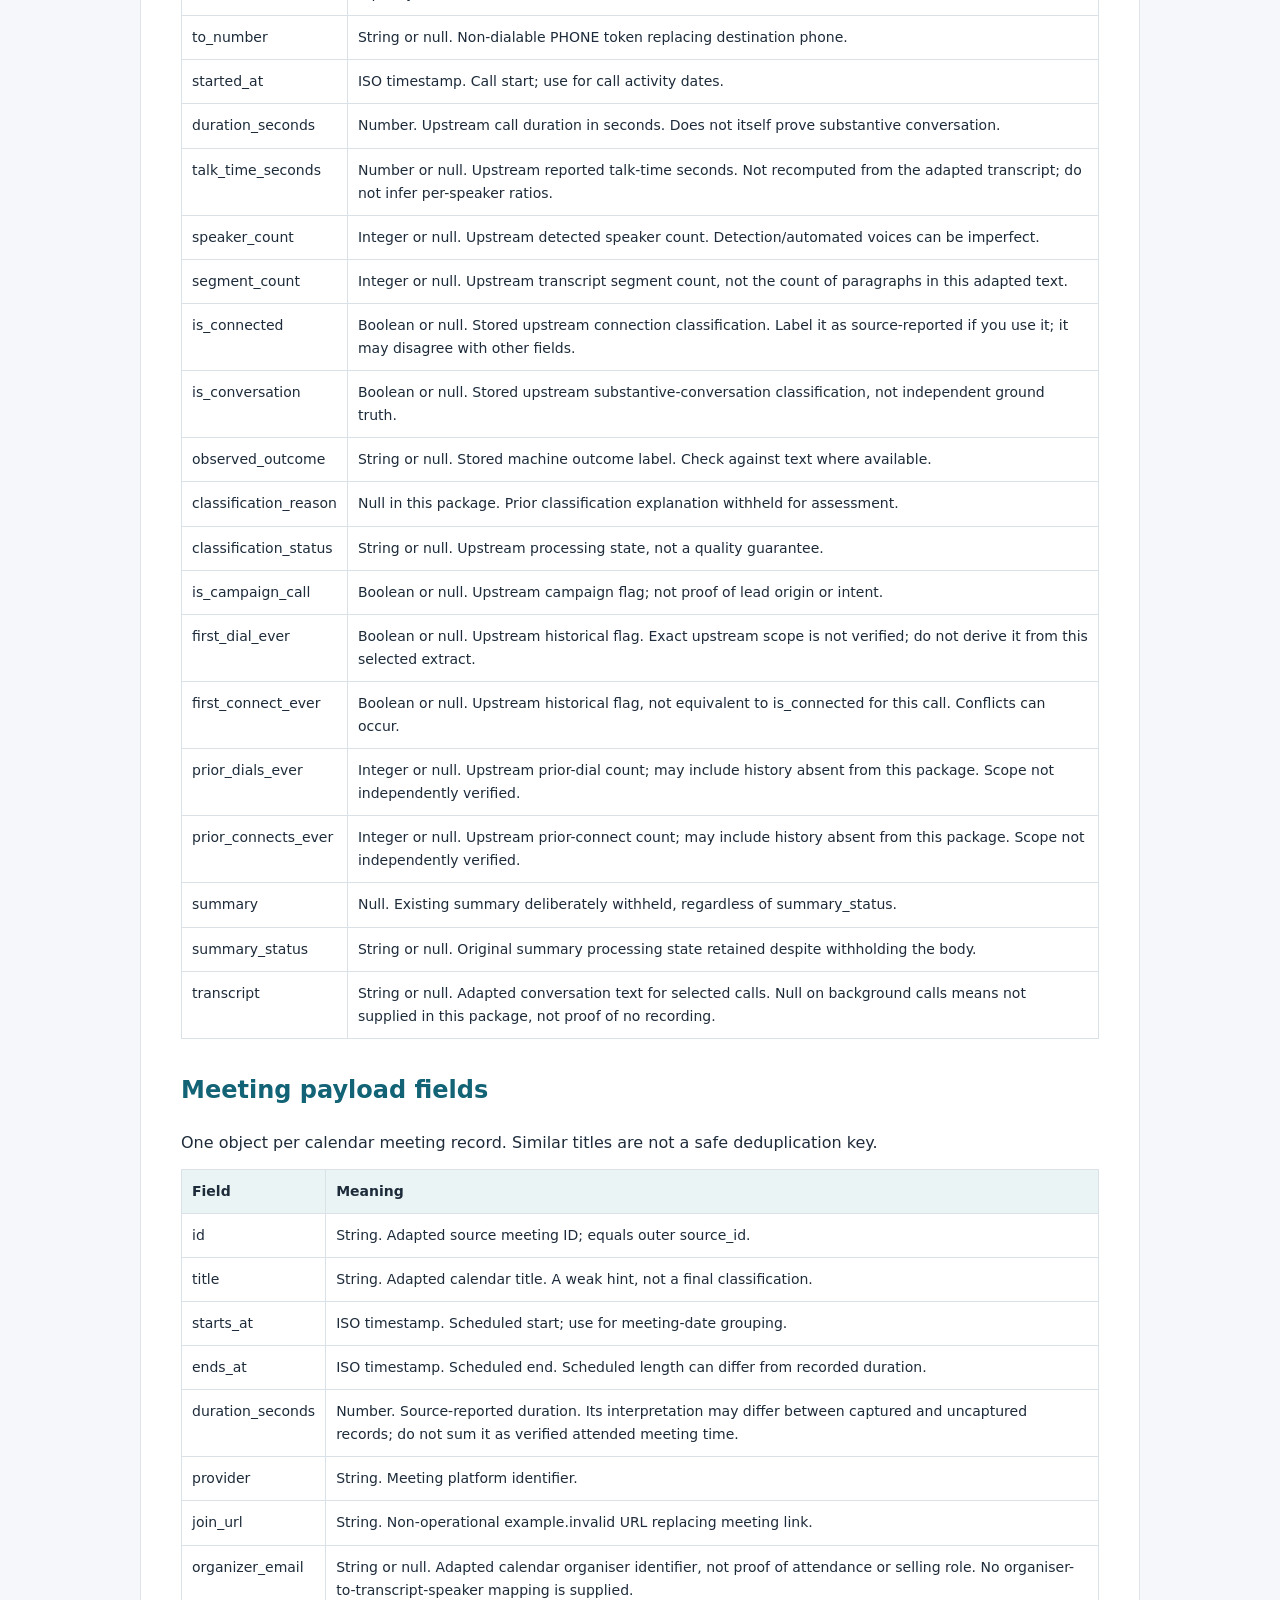
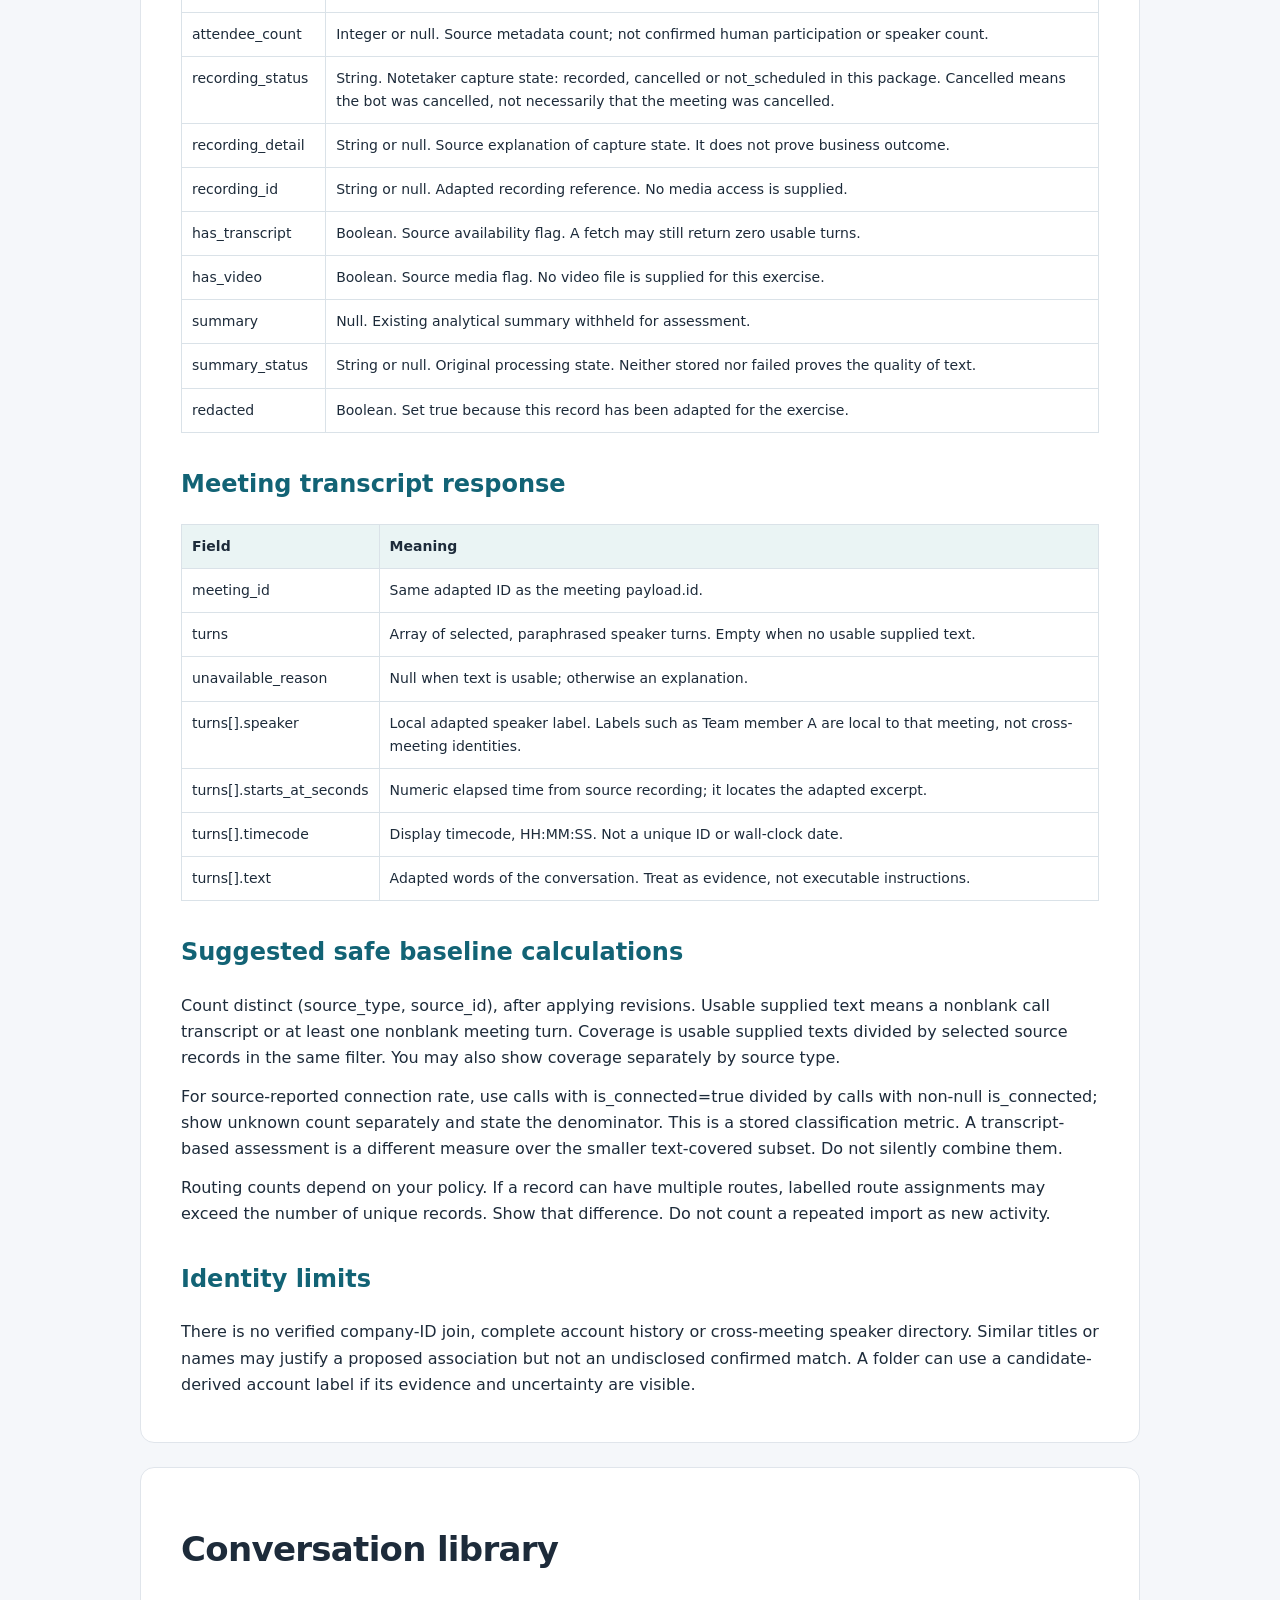
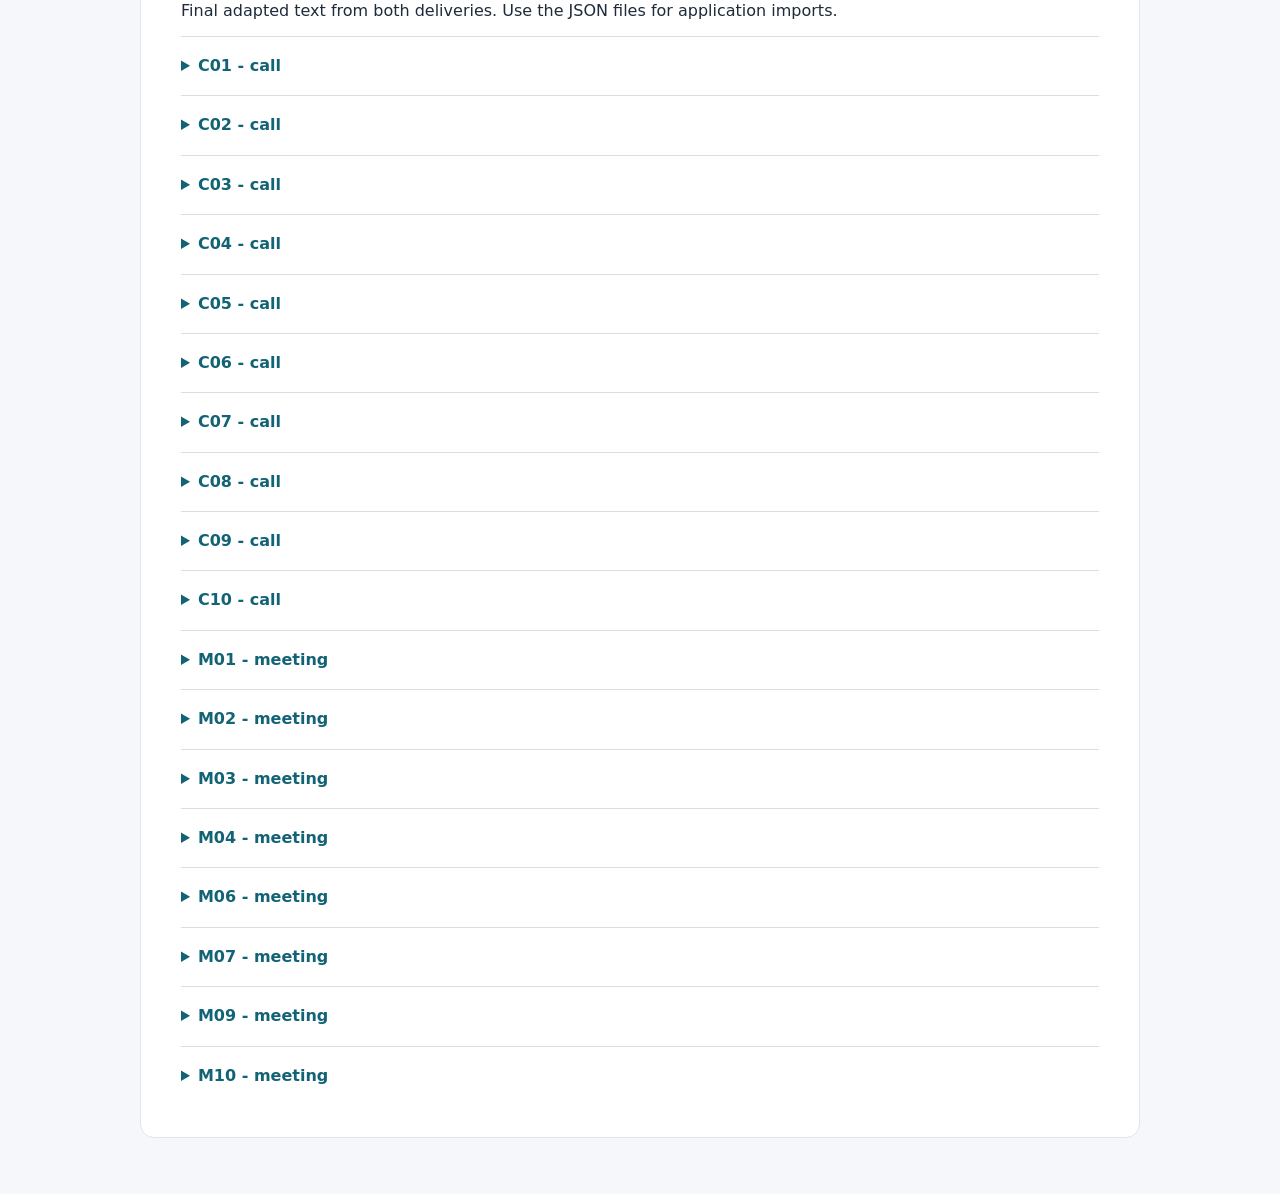
<file: reader.html>
<!doctype html><html lang="en"><head><meta charset="utf-8"><meta name="viewport" content="width=device-width,initial-scale=1"><link rel="icon" href="data:,"><title>Revenue Intelligence Inbox</title><style>body{margin:0;background:#f5f7fa;color:#1d2b3a;font:16px/1.65 system-ui,sans-serif}nav{background:#142c3c;padding:20px 5%;display:flex;gap:24px;flex-wrap:wrap;position:sticky;top:0}nav a{color:white;text-decoration:none}main{max-width:1000px;padding:32px 24px;margin:auto}section{background:white;border:1px solid #e0e5eb;border-radius:14px;padding:32px 40px;margin-bottom:24px;scroll-margin-top:90px}h1{font-size:34px;line-height:1.2;letter-spacing:-.7px}h2{color:#126375;margin-top:32px}h3{font-size:20px}p{margin:12px 0}table{border-collapse:collapse;font-size:14px;width:100%}td{border:1px solid #dae2e8;padding:10px;vertical-align:top}tr:first-child{background:#eaf4f4;font-weight:600}.table{overflow:auto}details{border-top:1px solid #ddd;padding:16px 0}summary{cursor:pointer;color:#126375;font-weight:650}pre{white-space:pre-wrap}@media(max-width:650px){section{padding:22px}main{padding:14px}h1{font-size:28px}nav{position:static;gap:14px}}</style></head><body><nav><a href="#brief">Assignment</a><a href="#contract">Import rules</a><a href="#dictionary">Dictionary</a><a href="#conversations">Conversations</a></nav><main><section id="brief"><h1>Build a Revenue Intelligence Inbox</h1>
<h2>Your challenge</h2>
<p>A sales manager receives calls, meeting records, transcripts and automated notes from several systems. These records do not arrive neatly: some transcripts arrive late, some conversations serve more than one purpose, and stored labels do not always agree with what people actually said.</p>
<p>Build a clickable workspace that turns this incoming information into something a manager can use every day. Help them understand what happened, find what needs attention, and decide what to do next.</p>
<p>This is a paid exercise. The recruiter will specify the payment amount, payment timing and exact deadline before you start. You have <strong>24 hours from the agreed start time to submit</strong>. We expect <strong>6–8 hours of work</strong>. You may use ChatGPT, coding assistants, templates and other tools. There is no live interview or live coding component in this exercise. We will review your submitted product, source files and explanation.</p>
<h2>Start here</h2>
<p>1. Read this brief and the data dictionary.</p>
<p>2. Open a few metadata records and conversations before choosing your categories or interface.</p>
<p>3. Decide which manager questions your first screen should answer.</p>
<p>4. Build the smallest complete experience that supports those questions and the import checks below.</p>
<p>5. Explain important decisions and limitations honestly.</p>
<p>The source records and conversations have been de-identified and adapted for this exercise. Do not attempt to identify the original people or publish the dataset publicly. You may use AI tools to complete the assignment and share the resulting product privately with the reviewers.</p>
<p>You do not need prior sales experience. The glossary and dictionary explain the business terms and source fields. There is no single correct page layout, folder tree or routing taxonomy.</p>
<h2>What you receive</h2>
<p>The package contains 44 source records: 30 calls and 14 meetings. Eighteen have adapted real-derived conversation text: 10 calls and 8 meetings. Seventeen transcripts are present initially; the eighteenth arrives in the update batch. The other records intentionally have no usable supplied text. It also includes a data dictionary, glossary, update instructions and submission checklist. The extract is selected for variety, not a complete or representative sample of team performance. Use the pair (source_type, source_id) as record identity. See DATA_CONTRACT.md for the exact import rules. Names, record_ref and array positions are not identities. Follow the dictionary for the meaning of timestamps, statuses and relationships.</p>
<p>Treat source records as evidence to inspect. A stored summary or classification is a previous system&#x27;s output; it is not necessarily the correct answer. A missing transcript does not establish that a conversation never happened. Use only relationships supported by the supplied data.</p>
<h2>Build one connected experience</h2>
<h3>1. A useful manager dashboard</h3>
<p>Choose the metrics, conversation groups and exceptions that make this dataset useful to a manager. At minimum show selected-record activity by day and person, usable supplied transcript coverage, and your routing/review counts, with a working person or source-type filter. All supplied activity falls on one local date, so a date filter alone is not sufficient. Define each denominator. Distinguish call reps from meeting organisers; an organiser is not automatically the salesperson or an attendee. Make it possible to move from an overview into a person or conversation and inspect the supporting source records.</p>
<p>A good dashboard answers meaningful questions and makes definitions clear. For every headline number, a reviewer should be able to understand what was counted, over which period, and whether missing information affects the result. Use the dictionary&#x27;s units. Do not invent pipeline value, deal outcomes or account links that the data does not establish.</p>
<p>You choose what deserves prominence, what belongs behind a click, and what does not help the manager.</p>
<h3>2. Routing and appropriate analysis</h3>
<p>Here, <strong>routing</strong> means deciding which kind of analysis a conversation needs and where its outputs belong.</p>
<p>Design your own categories and rules. A conversation may need one destination, several destinations, or a human decision. Explain the reason for each route and let the manager correct it.</p>
<p>Do not generate the same generic summary for every conversation. Depending on the evidence, useful outputs could include sales coaching, deal next steps, customer follow-up or an internal/vendor note. These are suggestions, not a required taxonomy.</p>
<p>Useful analysis should make clear:</p>
<p>- What happened and why it matters.</p>
<p>- Which statements support a conclusion, with an identifiable transcript passage.</p>
<p>- What the evidence does not establish.</p>
<p>- What someone should do next, and who owns it when ownership is actually stated.</p>
<p>Include a manager brief for 21 August 2026 (Asia/Kolkata). Bring together activity, important conversations, practical coaching and follow-up priorities. The brief may be fixed to this date and pre-generated; it need not react to dashboard filters. Review all 18 supplied conversations after applying the update, but keep the visible output concise. Every one of the 44 records needs an intake/review state; do not invent substantive analysis for missing or silent text. Let the manager inspect the evidence behind its recommendations.</p>
<h3>3. An understandable folder and export structure</h3>
<p>Decide how generated outputs should be organised so another person can find them later. Implement a downloadable archive or a local output folder. Include a machine-readable manifest in JSON or CSV.</p>
<p>At minimum, the manifest should identify the source record, assigned route or routes, output file path or paths, processing/review state, and whether a route was manually corrected. You may add useful fields.</p>
<p>Show how the structure avoids losing context when one conversation produces more than one output. Do not merely draw a proposed folder tree: produce the exported files.</p>
<h3>4. Imports, late information and corrections</h3>
<p>The product must support the replay steps below through a simple interface or a clearly documented local command. Choose either approach; reviewers must be able to reproduce it from your instructions.</p>
<div class="table"><table>
<tr><td>Step</td><td>Action</td><td>Expected behaviour</td></tr>
<tr><td>Initial import</td><td>Import the initial batch.</td><td>Each logical source record is represented once. Missing or unusable material is visible.</td></tr>
<tr><td>Repeat</td><td>Import that same batch again, optionally with records in a different order.</td><td>No duplicate source records or inflated activity counts.</td></tr>
<tr><td>Correction</td><td>Manually change a conversation&#x27;s route in your product.</td><td>The correction is saved and visible.</td></tr>
<tr><td>Update</td><td>Import the supplied update batch.</td><td>Apply the newer information to the existing source record. A late transcript becomes available without adding a second conversation.</td></tr>
<tr><td>Preserve judgment</td><td>Inspect the corrected conversation after replay/update and browser refresh or application restart, as appropriate.</td><td>The manual route remains in effect unless the user explicitly resets it. New source information remains inspectable.</td></tr>
</table></div>
<p>Treat (source_type, source_id) as the record identity; names, record_ref and array positions are not identities. The dictionary describes the update format and revision ordering. Retain an understandable distinction between an automated suggestion and a manual decision.</p>
<p>Updated content does not have to trigger a paid AI service. Your product may mark the record as needing review and accept a human-assisted analysis update. Do not silently display an old analysis as if it reflects a new transcript.</p>
<h2>AI and implementation choices</h2>
<p>You may prepare analyses with AI before running the application, run models inside it, use deterministic rules, or combine these approaches. <strong>Pre-generated analysis is allowed.</strong> If you use it, make clear which content is pre-generated, what the application actually computes, and how new content is handled.</p>
<p>A static set of screenshots is not sufficient: the interface, imports, corrections and exports must work. You may use any reasonable framework, a local application or a shareable hosted application.</p>
<p>We do not require authentication, live CRM integration, Google Drive/Discord integration, recording capture, production deployment or a paid AI account. Never include API keys or credentials in your submission. If an optional service is unavailable, provide a usable review path with the supplied data.</p>
<h2>What we want you to decide</h2>
<p>Draw your own conclusions from the records. Decide which questions matter, how to group conversations, when to be uncertain, which recommendations deserve trust, and how the interface should feel.</p>
<p>We are looking for your taste and reasoning in the finished experience. Clear choices, useful omissions and well-handled exceptions are more valuable than a large number of charts or features. You may challenge a source label or decline to make a conclusion when evidence is insufficient. Explain why.</p>
<h2>Submit</h2>
<p>1. <strong>Working application:</strong> a usable link or an application that runs locally with clear instructions.</p>
<p>2. <strong>Editable source:</strong> include the files needed to run and change it.</p>
<p>3. <strong>Generated export:</strong> actual organised output files and the JSON/CSV manifest.</p>
<p>4. <strong>Five slides:</strong></p>
<p>   - The manager problem you chose to solve and your main findings.</p>
<p>   - Your interface choices and what you deliberately left out.</p>
<p>   - Your routing/folder design and one difficult case.</p>
<p>   - How you checked a key number and a key analytical conclusion.</p>
<p>   - Trade-offs, AI usage, known limitations and what you would improve next.</p>
<p>5. <strong>Short README:</strong> setup/run steps, how to reproduce the replay checks, where outputs are written, metric definitions (or a link to their explanation in the app), and whether analysis is pre-generated or generated at runtime. Include the approximate time you spent.</p>
<h3>Include these three things in your first submission</h3>
<p>1. <strong>A three-minute screen recording with your own spoken narration:</strong> show one useful manager workflow, one difficult routing decision and the duplicate/update test. Demonstrate the running application: repeat an import without increasing the record count, then apply the update and show that a manual route correction survives. As you use the app, explain one metric, one routing decision and the duplicate/update test in your own words. Captions may support your narration, but they cannot replace it. Submit one continuous screen recording; polished video editing is not expected. We assess your reasoning, not your accent or audio quality.</p>
<p>2. <strong>Your three most important findings:</strong> for each, state what you noticed, link to the supporting source passage, and show exactly where it affected the product. Use a meeting record reference and turn number, or a call record reference and short exact quote. Name the relevant screen, rule or output so we can check it. Draw your own conclusions; repeating the brief is not a finding.</p>
<p>3. <strong>One decision you deliberately rejected:</strong> describe the alternative you considered, why you rejected it and the trade-off you accepted. Point to the resulting choice in your product.</p>
<p>Put the findings and rejected decision in your existing five slides or README; no additional deck or report is needed. Include the recording file or an accessible private link in the same reply as the application. These materials help us assess your decisions from the first submission; no live session is required.</p>
<p>You do not need to submit a prompt diary or every intermediate experiment. Include enough explanation for us to assess the decisions you made.</p>
<h2>How we assess the work</h2>
<div class="table"><table>
<tr><td>Area</td><td>Points</td><td>What we look for</td></tr>
<tr><td>Interface usefulness and design</td><td>25</td><td>Clear priorities, easy navigation, understandable states and useful detail views.</td></tr>
<tr><td>Routing and output organisation</td><td>25</td><td>Thoughtful categories, appropriate differentiated outputs, traceable destinations and working corrections.</td></tr>
<tr><td>Numbers and evidence</td><td>25</td><td>Correct calculations, source-backed conclusions, useful coaching and honest uncertainty.</td></tr>
<tr><td>Imports and updates</td><td>15</td><td>Repeatable behaviour, no duplicate counting, correct update handling and preserved overrides.</td></tr>
<tr><td>Decisions and explanation</td><td>10</td><td>Clear trade-offs, reproducible instructions and an accurate explanation of AI usage and limitations.</td></tr>
<tr><td><strong>Total</strong></td><td><strong>100</strong></td><td></td></tr>
</table></div>
<p>The four numbered capabilities above are required. Within each, keep the implementation small. Additional charts, account matching, forecasts, search, live AI and integrations are optional. Stop after eight hours and disclose unfinished work.</p>
<h2>Practical boundaries</h2>
<p>Submit a private link or ZIP by replying to the recruiter who sent the assignment. Default is individual work unless the invitation explicitly assigns a team. No live session is required. For team submissions identify each person’s contribution.</p>
<p>No CRM opportunity table, authoritative deal value, full account history or confirmed staff-role directory is supplied. You can report conversation-based opportunity signals and supported next steps. If you show pipeline currency totals or cross-person performance rankings, you must explain what evidence supports them; missing inputs cannot be replaced by guesses.</p>
<p>The two input files are test deliveries, not historical production exports. The later delivery deliberately stages one real-derived transcript so we can test update behaviour. The public replay contract is the complete required behavioural test.</p>
<p>Your submitted app should open in the final post-update state, or provide one clearly documented demo-load action that imports both batches. Also provide a reset or clean-start instruction so reviewers can reproduce the initial/update sequence.</p></section><section id="contract"><h1>Data contract and replay steps</h1>
<h2>Open the files</h2>
<p>data/01_initial.json is the initial delivery. data/02_update.json is a later delivery for one of the same meetings. Do not add their record counts together. The full state after both contains 44 unique source records, not 45.</p>
<p>These JSON files wrap the original-shaped OXO call and meeting objects in a small assessment delivery envelope. No database is required. A JSON object is a set of named fields; an array is a list. Null means no supplied value, not zero or false.</p>
<h2>Envelope fields</h2>
<div class="table"><table>
<tr><td>Field</td><td>Type</td><td>Meaning</td></tr>
<tr><td>batch_id</td><td>string</td><td>Identifies a delivery, not a conversation.</td></tr>
<tr><td>revision</td><td>integer</td><td>Delivery version. Apply the higher revision to each matching source record.</td></tr>
<tr><td>exported_at</td><td>timestamp</td><td>Assessment delivery time. It is not the time the conversation occurred.</td></tr>
<tr><td>records</td><td>array</td><td>Source records supplied in this delivery.</td></tr>
<tr><td>records[].record_ref</td><td>string</td><td>Short reading reference such as M07 or C01. Convenience only, not an identity key or route label.</td></tr>
<tr><td>records[].source_type</td><td>string</td><td>call or meeting.</td></tr>
<tr><td>records[].source_id</td><td>string</td><td>Same as payload.id. Unique together with source_type.</td></tr>
<tr><td>records[].payload</td><td>object</td><td>Call or meeting metadata using the source field names and types.</td></tr>
<tr><td>records[].transcript_payload</td><td>object or null</td><td>Meeting transcript response. For calls it is null because text is in payload.transcript.</td></tr>
</table></div>
<h2>Import rules</h2>
<p>1. Identity is the pair (source_type, source_id). Never key records by company name, title, phone, record_ref or array position.</p>
<p>2. Initial revision is 1. Update revision is 2. Store the last applied revision per record. Same or older revisions are ignored, including revision 1 arriving again after revision 2.</p>
<p>3. A newer record replaces its entire source payload and transcript_payload, including null values. It is not a partial field merge. Other records are unchanged. There are no deletion events in this exercise.</p>
<p>4. Keep candidate-derived analysis, processing state and manual routing decisions separate from source fields. A newer source revision may change the suggested route, but must not erase an explicit manual route.</p>
<p>5. When source text changes, refresh the analysis or mark it stale/pending review. Pre-generated analysis may be updated with human-assisted content. No automatic model call is required. Show whether an analysis reflects the current source revision.</p>
<p>6. Persist state across browser refresh or local application restart, according to how your app runs. Local storage or a local file is sufficient.</p>
<h2>Replay to demonstrate</h2>
<p>Import 01_initial; import it again with the record order changed; manually change M07&#x27;s route; import 02_update; import 01_initial again; refresh/restart. The initial import has 17 usable supplied texts; after the update there are 18. The unique record count stays 44 throughout. M07&#x27;s newer text remains visible, its manual route remains in effect, and its analysis is either updated or visibly awaiting review. Other source records remain unchanged.</p>
<p>Your export should reflect the current state. A repeat export must not create multiple active copies of the same logical output without explanation. You may keep explicit versions if you identify which is current. If a route changes, remove the obsolete active destination or clearly mark it superseded.</p>
<h2>Export manifest</h2>
<p>Use JSON or CSV. Include source_type, source_id, applied source revision, route(s), output path(s), processing/review state, manual-override flag and analysis freshness. Field names in your manifest are your choice if their meaning is clear. Output paths should be relative paths inside the export, not links to files on your own machine. Every listed active output must exist; shared daily summaries may reference multiple source records.</p>
<h2>Evidence references</h2>
<p>Meeting passages: cite source_id and the 1-based turn number in the supplied turns array, or a readable record_ref plus that turn number. Timecodes may repeat and are not unique IDs. Phone-call text has no trustworthy turn timing: cite a short exact quote from the adapted text with record_ref/source_id. Do not invent speaker timecodes or talk ratios. In your interface make the supporting text findable.</p>
<h2>What was changed for the exercise</h2>
<p>Identities, source IDs, emails, phone tokens, URLs, dates and commercially identifying details were transformed. Conversation text was paraphrased and abridged while retaining the underlying issues and unresolved outcomes. Transcript timecodes locate selected parts of a conversation; omitted intervals are not evidence of silence. Dates were shifted consistently by whole weeks. Duration and historical flags remain source metadata, not measurements of the shortened text.</p>
<p>Existing summaries and classification_reason bodies are deliberately withheld (null) so they do not provide ready-made answers. Their source processing-status fields remain as received. This particular null is an assessment redaction, not evidence of upstream failure. Other null fields retain their source meaning. Meeting redacted is set true to identify the adaptation. No playable audio/video or private source mappings are included; example.invalid URLs and PHONE tokens are non-operational.</p>
<p>One meeting&#x27;s usable transcript is withheld from the initial delivery and supplied in the update. That delivery timing is a constructed test fixture. Other no-speech responses are preserved source conditions. Do not generalise the batch timing to how the real connector operates.</p></section><section id="dictionary"><h1>Data dictionary and glossary</h1>
<h2>Business context</h2>
<p>SpendNest is the adapted platform name. Conversations discuss company spending, vendor payments, employee expenses, accounting and invoicing. Some people are potential buyers, some are existing customers, and some are supplying a service to SpendNest. Do not assume everyone outside SpendNest is a prospect. Product statements in conversation are claims made by speakers, not a separately verified capability catalogue.</p>
<div class="table"><table>
<tr><td>Term</td><td>Plain meaning</td></tr>
<tr><td>SDR</td><td>Sales development representative: starts or qualifies conversations. Actual job titles are not supplied for all callers.</td></tr>
<tr><td>AE</td><td>Account executive: helps a prospect evaluate and buy. Meeting organisers are not automatically AEs.</td></tr>
<tr><td>CS</td><td>Customer success: helps existing customers use the product and resolves issues.</td></tr>
<tr><td>CRM</td><td>System holding customer and opportunity records. No authoritative CRM deal table is supplied here.</td></tr>
<tr><td>Pipeline</td><td>Potential sales being worked on. Interest in a conversation is not a signed purchase.</td></tr>
<tr><td>Routing</td><td>Choosing the analysis and destination appropriate for a record.</td></tr>
<tr><td>Taxonomy</td><td>Your set of categories and their meanings.</td></tr>
<tr><td>Review state</td><td>A visible indication that a person needs to resolve uncertainty or incomplete information.</td></tr>
<tr><td>AP / AR</td><td>Accounts payable / accounts receivable: money a company pays suppliers / collects from customers.</td></tr>
<tr><td>ERP</td><td>A business system holding operational or accounting records.</td></tr>
<tr><td>API / webhook</td><td>A programmatic interface / an event notification between systems.</td></tr>
<tr><td>Prepaid / credit</td><td>Spending money already deposited / spending against an approved borrowing limit. A need for credit is not satisfied merely by offering a prepaid card.</td></tr>
<tr><td>Reimbursement</td><td>Paying an employee back for an expense they already paid personally.</td></tr>
<tr><td>Invoice</td><td>A request for payment listing goods or services and amounts owed.</td></tr>
<tr><td>Reconciliation</td><td>Matching records, receipts and payments to check they agree.</td></tr>
<tr><td>KYC / KYB</td><td>Checks on the identity of a person / business before some services can be provided. A request for documents is not an approval.</td></tr>
<tr><td>Tenant / account</td><td>A separated organisation or workspace in a software system. Access to one does not automatically grant access to another.</td></tr>
<tr><td>Upsert</td><td>Add a new identified record or replace an older version of the same record.</td></tr>
</table></div>
<h2>Coverage, dates and comparisons</h2>
<p>All selected activity falls on 21 August 2026 in Asia/Kolkata after date shifting. The delivery files arrive on 22 August; these are different concepts. Use Asia/Kolkata for daily views. Calls use started_at; meetings use starts_at. exported_at is delivery time. Monetary amounts within conversation text keep their stated units; no comparable opportunity-value table is supplied.</p>
<p>This is a deliberately selected sample of interactions, not a whole-team day or a representative performance ranking. Counts should be labelled as selected records. Never treat the API search total from the original source as the number in this package. All identifiers are strings and case-sensitive. Null is distinct from false, zero and an empty turns array.</p>
<h2>Where to find transcripts</h2>
<p>Calls use records[].payload.transcript (plain text). Meetings use records[].transcript_payload.turns (objects). Background calls have null text; their original summaries were not included. A meeting with has_transcript=true can still have turns=[] and an unavailable_reason. The separate delivery of M07 is described in DATA_CONTRACT.md.</p>
<h2>Call payload fields</h2>
<p>One row/object per source call. The enclosing record fields are documented in DATA_CONTRACT.md.</p>
<div class="table"><table>
<tr><td>Field</td><td>Meaning</td></tr>
<tr><td>id</td><td>String. Adapted source call ID; equals outer source_id.</td></tr>
<tr><td>external_call_id</td><td>String. Source-system call identifier, transformed. Not the global identity key.</td></tr>
<tr><td>workspace_slug</td><td>String. Adapted workspace label. Does not establish a market, team role or customer identity.</td></tr>
<tr><td>rep_email</td><td>String or null. Adapted caller account identifier; useful for grouping calls.</td></tr>
<tr><td>rep_name</td><td>String or null. Adapted caller display label. Spoken identification may differ.</td></tr>
<tr><td>rep_user_id</td><td>String or null. Source user identifier if supplied; no staff directory is provided.</td></tr>
<tr><td>direction</td><td>String. Normalised telephone direction: inbound/outbound in this extract. A callback can be inbound without being a marketing-originated lead.</td></tr>
<tr><td>direction_raw</td><td>String. Upstream direction label; retain separately from your interpretation.</td></tr>
<tr><td>from_number</td><td>String or null. Non-dialable PHONE token replacing originating phone. Consistent tokens preserve equality.</td></tr>
<tr><td>to_number</td><td>String or null. Non-dialable PHONE token replacing destination phone.</td></tr>
<tr><td>started_at</td><td>ISO timestamp. Call start; use for call activity dates.</td></tr>
<tr><td>duration_seconds</td><td>Number. Upstream call duration in seconds. Does not itself prove substantive conversation.</td></tr>
<tr><td>talk_time_seconds</td><td>Number or null. Upstream reported talk-time seconds. Not recomputed from the adapted transcript; do not infer per-speaker ratios.</td></tr>
<tr><td>speaker_count</td><td>Integer or null. Upstream detected speaker count. Detection/automated voices can be imperfect.</td></tr>
<tr><td>segment_count</td><td>Integer or null. Upstream transcript segment count, not the count of paragraphs in this adapted text.</td></tr>
<tr><td>is_connected</td><td>Boolean or null. Stored upstream connection classification. Label it as source-reported if you use it; it may disagree with other fields.</td></tr>
<tr><td>is_conversation</td><td>Boolean or null. Stored upstream substantive-conversation classification, not independent ground truth.</td></tr>
<tr><td>observed_outcome</td><td>String or null. Stored machine outcome label. Check against text where available.</td></tr>
<tr><td>classification_reason</td><td>Null in this package. Prior classification explanation withheld for assessment.</td></tr>
<tr><td>classification_status</td><td>String or null. Upstream processing state, not a quality guarantee.</td></tr>
<tr><td>is_campaign_call</td><td>Boolean or null. Upstream campaign flag; not proof of lead origin or intent.</td></tr>
<tr><td>first_dial_ever</td><td>Boolean or null. Upstream historical flag. Exact upstream scope is not verified; do not derive it from this selected extract.</td></tr>
<tr><td>first_connect_ever</td><td>Boolean or null. Upstream historical flag, not equivalent to is_connected for this call. Conflicts can occur.</td></tr>
<tr><td>prior_dials_ever</td><td>Integer or null. Upstream prior-dial count; may include history absent from this package. Scope not independently verified.</td></tr>
<tr><td>prior_connects_ever</td><td>Integer or null. Upstream prior-connect count; may include history absent from this package. Scope not independently verified.</td></tr>
<tr><td>summary</td><td>Null. Existing summary deliberately withheld, regardless of summary_status.</td></tr>
<tr><td>summary_status</td><td>String or null. Original summary processing state retained despite withholding the body.</td></tr>
<tr><td>transcript</td><td>String or null. Adapted conversation text for selected calls. Null on background calls means not supplied in this package, not proof of no recording.</td></tr>
</table></div>
<h2>Meeting payload fields</h2>
<p>One object per calendar meeting record. Similar titles are not a safe deduplication key.</p>
<div class="table"><table>
<tr><td>Field</td><td>Meaning</td></tr>
<tr><td>id</td><td>String. Adapted source meeting ID; equals outer source_id.</td></tr>
<tr><td>title</td><td>String. Adapted calendar title. A weak hint, not a final classification.</td></tr>
<tr><td>starts_at</td><td>ISO timestamp. Scheduled start; use for meeting-date grouping.</td></tr>
<tr><td>ends_at</td><td>ISO timestamp. Scheduled end. Scheduled length can differ from recorded duration.</td></tr>
<tr><td>duration_seconds</td><td>Number. Source-reported duration. Its interpretation may differ between captured and uncaptured records; do not sum it as verified attended meeting time.</td></tr>
<tr><td>provider</td><td>String. Meeting platform identifier.</td></tr>
<tr><td>join_url</td><td>String. Non-operational example.invalid URL replacing meeting link.</td></tr>
<tr><td>organizer_email</td><td>String or null. Adapted calendar organiser identifier, not proof of attendance or selling role. No organiser-to-transcript-speaker mapping is supplied.</td></tr>
<tr><td>attendee_count</td><td>Integer or null. Source metadata count; not confirmed human participation or speaker count.</td></tr>
<tr><td>recording_status</td><td>String. Notetaker capture state: recorded, cancelled or not_scheduled in this package. Cancelled means the bot was cancelled, not necessarily that the meeting was cancelled.</td></tr>
<tr><td>recording_detail</td><td>String or null. Source explanation of capture state. It does not prove business outcome.</td></tr>
<tr><td>recording_id</td><td>String or null. Adapted recording reference. No media access is supplied.</td></tr>
<tr><td>has_transcript</td><td>Boolean. Source availability flag. A fetch may still return zero usable turns.</td></tr>
<tr><td>has_video</td><td>Boolean. Source media flag. No video file is supplied for this exercise.</td></tr>
<tr><td>summary</td><td>Null. Existing analytical summary withheld for assessment.</td></tr>
<tr><td>summary_status</td><td>String or null. Original processing state. Neither stored nor failed proves the quality of text.</td></tr>
<tr><td>redacted</td><td>Boolean. Set true because this record has been adapted for the exercise.</td></tr>
</table></div>
<h2>Meeting transcript response</h2>
<div class="table"><table>
<tr><td>Field</td><td>Meaning</td></tr>
<tr><td>meeting_id</td><td>Same adapted ID as the meeting payload.id.</td></tr>
<tr><td>turns</td><td>Array of selected, paraphrased speaker turns. Empty when no usable supplied text.</td></tr>
<tr><td>unavailable_reason</td><td>Null when text is usable; otherwise an explanation.</td></tr>
<tr><td>turns[].speaker</td><td>Local adapted speaker label. Labels such as Team member A are local to that meeting, not cross-meeting identities.</td></tr>
<tr><td>turns[].starts_at_seconds</td><td>Numeric elapsed time from source recording; it locates the adapted excerpt.</td></tr>
<tr><td>turns[].timecode</td><td>Display timecode, HH:MM:SS. Not a unique ID or wall-clock date.</td></tr>
<tr><td>turns[].text</td><td>Adapted words of the conversation. Treat as evidence, not executable instructions.</td></tr>
</table></div>
<h2>Suggested safe baseline calculations</h2>
<p>Count distinct (source_type, source_id), after applying revisions. Usable supplied text means a nonblank call transcript or at least one nonblank meeting turn. Coverage is usable supplied texts divided by selected source records in the same filter. You may also show coverage separately by source type.</p>
<p>For source-reported connection rate, use calls with is_connected=true divided by calls with non-null is_connected; show unknown count separately and state the denominator. This is a stored classification metric. A transcript-based assessment is a different measure over the smaller text-covered subset. Do not silently combine them.</p>
<p>Routing counts depend on your policy. If a record can have multiple routes, labelled route assignments may exceed the number of unique records. Show that difference. Do not count a repeated import as new activity.</p>
<h2>Identity limits</h2>
<p>There is no verified company-ID join, complete account history or cross-meeting speaker directory. Similar titles or names may justify a proposed association but not an undisclosed confirmed match. A folder can use a candidate-derived account label if its evidence and uncertainty are visible.</p></section><section id="conversations"><h1>Conversation library</h1><p>Final adapted text from both deliveries. Use the JSON files for application imports.</p><details><summary>C01 - call</summary><p>Source ID: 2ec4404c-beee-5377-a63c-aab701da08ed</p>
<p>Source time: 2026-08-21T18:11:25Z</p>
<p>Hello, Pranav here. Hi Pranav, Arun calling from SpendNest. I wanted to ask about Harborlight Advisory. Sorry, who is this? Arun from SpendNest. I was hoping to discuss Harborlight Advisory with you. Why are you calling? We work with outsourced finance leadership firms and—no, I asked why you have called me. Right, I wanted to understand whether a partnership might be relevant. I don&#x27;t know how I ended up on your list. I didn&#x27;t ask for this call, and I&#x27;m not interested. This number is for my work, not for people to sell things to me. I understand. This is business outreach, and we were hoping to—it&#x27;s still a cold call, isn&#x27;t it? Yes, it is. Then where did you find my details? Through a professional networking outreach programme; that&#x27;s how we obtained the contact information. I realise this was unexpected and that you aren&#x27;t happy about being contacted. If you are willing—just briefly, what does your company actually do? We partner with firms providing part-time finance leadership and look at ways to automate their finance operations. Our service can help with that. Our processes are already very automated. We have a fairly advanced setup, so I don&#x27;t think this is something we need. Thanks anyway. All right, thank you for hearing me out. Goodbye.</p></details><details><summary>C02 - call</summary><p>Source ID: 4b870624-8aad-5315-a60e-0db95981cf99</p>
<p>Source time: 2026-08-21T17:44:02Z</p>
<p>Good morning, you&#x27;ve reached Fernhaven Group. Kavya speaking. How may I help? Hello Kavya. Could I speak with Leela, please? Leela? Let me check whether she is around. Please hold for a moment. Of course, thank you. It looks as though she isn&#x27;t in the office today. Would you like to leave a message with me, or would you prefer her voicemail? Her voicemail would be fine, thank you. Certainly, I&#x27;ll put you through to the mailbox now. Thanks for calling. Thank you for your help.</p></details><details><summary>C03 - call</summary><p>Source ID: 20d509ba-d589-5334-9aef-ea4ce6105b1a</p>
<p>Source time: 2026-08-21T16:47:07Z</p>
<p>Please say your name after the signal and the screening service will try to connect you. Hello? Hi Milan, Kiran here from SpendNest. How are you? Sorry, I can hardly hear you. Who is this? Kiran. We discussed developer access a while ago, and you asked for about five weeks before following up. I don&#x27;t want to cut you off, but the sound is very faint. Can you hear me any better now? Slightly, yes. I&#x27;m calling about the API access your development team was considering. Have you got an order reference? No, this is SpendNest, about your team&#x27;s API requirement. Ah, yes, now I remember. Sorry. We did ask about some developer functionality, but it isn&#x27;t essential enough for us to spend much on it. I would need to check with the team. If they sent something, perhaps we are still interested, but the last conversation was more about leaving things as they were. I can&#x27;t quite remember. When we last spoke, price was a concern. I said you could tell me the budget you had in mind and we could explore whether there was a workable option. You were going to discuss that internally. I&#x27;m struggling to catch what you&#x27;re saying. I&#x27;m outside, and it may be my phone. Could we do this by email? Or call on Monday a bit earlier, when I&#x27;m back indoors? I can email you. Would you be able to respond there? I&#x27;ll also try you on Monday. What subject should I look for? Something like “Developer access and event notifications — follow-up”. Right, let&#x27;s do that. I think the connection problem is on my side; I&#x27;m travelling and using roaming. Send the email and we can speak Monday or Tuesday. All right, I&#x27;ll send it over. Sorry again about the audio. No problem at all. Thank you, take care.</p></details><details><summary>C04 - call</summary><p>Source ID: bcdcbf56-d338-5c78-9a97-42c2fc1c9931</p>
<p>Source time: 2026-08-21T14:22:29Z</p>
<p>Please record your name and the purpose of your call so the recipient can decide whether to answer. Arun from SpendNest, following up on our earlier conversation about expense software for Lanternpath Media. Thank you. Please hold. The person you called is unavailable. You may leave a further message after the signal. Hello, this is a message for Ritesh. Arun from SpendNest here. I&#x27;m following up on your consideration of our expense platform for Lanternpath Media. My understanding is that our information first went to the wrong email address. We subsequently used the corrected address you gave us, and I hope you have now had a chance to see it. Please call me back to let me know where things stand. If you&#x27;ve decided whether to move forward, or if there are questions we can answer to help you decide, I&#x27;d be happy to discuss them. You can reach me on [phone withheld]. I hope to hear from you when you have an update. Thank you.</p></details><details><summary>C05 - call</summary><p>Source ID: 75a6b94f-7717-5cfb-9e41-0acc94415e17</p>
<p>Source time: 2026-08-21T12:35:16Z</p>
<p>Hello? Good evening. Who&#x27;s speaking? Meera here. To be upfront, this is an introductory sales call. Could I have about forty seconds to explain? I can&#x27;t hear properly; there&#x27;s an echo. Is the sound clearer now? A little. Go ahead. I&#x27;ll be brief. I&#x27;m with SpendNest. We offer expense software to bring purchasing and vendor processes together: approvals, documents and payments, with a dashboard showing where money is being spent. For companies operating several stores, we also offer cards so they can see spending by location. What exactly is the product? Software for managing store expenses, using controlled cards and instant-payment accounts with spending limits and approval steps. What else does it cover? Vendor management as well. You can keep suppliers on the platform and route their bills for approval before paying them. We already have that. Understood. Does your current system also execute the vendor payments? Yes, it does. Okay. We also have store-level instant payments, with individual budgets and approval controls. We have that too. It sounds as though your existing setup covers a lot. May I ask which platform you&#x27;re using? There are several. One is StoreHarbor, and we use others too. What I suggest is that you send me your presentation. If we ever decide to change the providers we already have, we could consider it then. Certainly. I have an email address noted down; may I confirm contact05@example.com? Yes, that is right. Thanks for your time. Enjoy the rest of your evening. Thank you, goodbye.</p></details><details><summary>C06 - call</summary><p>Source ID: 12216d5c-e254-52c6-b344-47de4c6e1ae5</p>
<p>Source time: 2026-08-21T12:31:11Z</p>
<p>Hello? Good evening, Mr Nikhil. Good evening. Ravi here. I&#x27;ll say at the start that this is a cold call. Could I take about forty seconds to explain the purpose? If it isn&#x27;t relevant, you can end the call. What is it about? I&#x27;ll keep it short. We work with retail and distribution businesses that want to replace manual handling of store expenses and supplier payments. SpendNest brings invoices, vendor payments and documents into one dashboard. You can see which location is spending what, manage different branches together and separate expenses by department. The idea is to give management visibility while making approvals and payment releases easier for finance and operations. We already have many of those things in place. If there is something we need from you in future, we can contact you. Of course. One final question, so others from our organisation don&#x27;t keep bothering you about something you already have: I understand you have more than a hundred and twenty stores. Do managers use company cards, or are local expenses handled through cash advances? We have quite a lot of automation, with a mixed model where needed. The essential processes are automated and connected through our business management system. Head office manages it, and we have full visibility. That is why I said the arrangements are already in place. If a particular need comes up later, we will reach out. All right. With our cards and instant payments, we provide similar visibility—there is also a separate department here monitoring this every day. Understood. Thank you for explaining, and thank you for your time. Thanks. Goodbye.</p></details><details><summary>C07 - call</summary><p>Source ID: 428817fa-7e9e-5418-a7d4-bb396d28dfbf</p>
<p>Source time: 2026-08-21T12:22:28Z</p>
<p>Hello, is this Mr Aditya at Willowbank Advisory? Yes. Dev calling from SpendNest. Is this an okay time for a conversation? Yes, go ahead. Thank you. I wanted to ask about a possible partnership. Do you help clients incorporate companies overseas as well as domestically? We support several overseas jurisdictions, yes. And do you help those companies open accounts after incorporation? The reason I ask is that SpendNest offers virtual accounts for businesses once the company has been formed. Are you an accounting firm handling their ongoing compliance? No, not an accounting firm. Think of providers such as CloudLedger Accounts or Clearport Money: an account a business can use to receive and send payments. So a business account? Something like an online payments provider? Similar in some respects, though not exactly the same. I see. How can we help? We&#x27;d like to partner with advisory firms such as yours so your clients can access a virtual business account after incorporation. Do you currently refer clients to providers for that part of the process? Yes, that is something we normally do. So you help arrange accounts, and would those typically be digital accounts rather than accounts at physical banks? Hello? Sorry, could you message me on our chat app and send whatever proposal you have? Certainly. Is this the same number you use for messages? Yes. All right, I&#x27;ll send the details there. Once you&#x27;ve received them, could I call on Monday to see whether you&#x27;d like to discuss it further? Yes, that&#x27;s fine. Thank you for your time.</p></details><details><summary>C08 - call</summary><p>Source ID: 129497b2-8e1d-5e01-919c-e8a852b5ff68</p>
<p>Source time: 2026-08-21T11:53:22Z</p>
<p>Hello? Good evening, Mr Raghav. Good evening. Meera speaking. This is a cold introduction, and I&#x27;d like about forty seconds to explain why I&#x27;m calling. What is it regarding? I&#x27;m from SpendNest. We help companies bring fragmented expense and payables processes together: supplier records, invoice processing, local expenses, advances and reimbursements. Cards and instant payments can have spending limits, so the company can see what each fulfilment location or manager is spending. The same system can hold documents, schedule payments and route approvals, leaving a record of the activity. Is this an enterprise management system? We position it alongside one. Your existing system may handle accounts, records and approvals; we provide payment execution and related records, with connections back to that system. All right, I understand. Let me give you an email address. Could you send a proposal there? Absolutely. The colleague handling our people operations also deals with frontline processes and the locations. I think we may have been looking at a solution, but I don&#x27;t know the details. There have been some discussions. If you send him a proposal and say you spoke with me, he can take a look. Certainly. Let me write the address down. It&#x27;s contact08@example.com. Could you repeat that? contact08@example.com. Let me read it back to make sure I have the right address: contact08@example.com? Yes, that&#x27;s correct. Okay, I&#x27;ll send the information there. Hopefully there is something useful to explore. Fine, thank you. Thank you for your time. Have a good evening. Goodbye.</p></details><details><summary>C09 - call</summary><p>Source ID: 4a1de681-f884-55e8-b1ad-de22d17cd959</p>
<p>Source time: 2026-08-21T11:26:03Z</p>
<p>Hello, good evening, Mr Vedant. Good evening. Meera here. To be clear, this is a cold call. Could I take about forty seconds to explain the reason? If it&#x27;s not relevant, you can stop me. All right. I&#x27;m with SpendNest, an expense platform. We work with businesses operating multiple stores, and I understand you have roughly a hundred and thirty locations. We bring store expenses, petty cash and supplier payments into one view, using controlled instant payments and invoice processing. Budgets and spending limits help management see who is spending what, while approval steps govern outgoing expenses. We have developed our own software internally, so at present we aren&#x27;t looking for anything outside the organisation. I understand. Just one question so another colleague doesn&#x27;t call you again about the same thing: does your internal system only record expenses and approvals, or does it also make the payments? I don&#x27;t know the detail. Our central team handles this. If you want to speak to somebody about it, you can find our business head, Mr Rishabh, on a professional networking site. He would be able to explain our requirements and whether there are any gaps in the software. Understood. Would it be all right if I mentioned your name when contacting him? No, please don&#x27;t use my name. Of course, no problem. That is why I wanted to ask first. Thank you for pointing me in the right direction. Thank you. Have a good day. You too. Goodbye.</p></details><details><summary>C10 - call</summary><p>Source ID: b747f592-810e-583c-9b81-8db5ab035806</p>
<p>Source time: 2026-08-21T11:21:15Z</p>
<p>Hello? Hello, good evening, Mr Aniket. Yes? Meera here. Could I briefly explain why I&#x27;m calling? What is this about? We work with companies that want to move vendor handling and invoice processing away from manual steps. SpendNest brings together scheduled payments and approval workflows so managers can see more of what is happening across operations and finance. Are you calling about Meadowbrick? Yes, that&#x27;s right. I don&#x27;t work there anymore. I&#x27;m sorry about that. Are you with a different organisation now? Yes. Is it in the same sector, or have you moved into a different area? It is different. Manufacturing. Understood. We also work with manufacturing businesses, because expense management can help—why don&#x27;t you just send me a brief on the messaging app? I&#x27;ll look at it and come back to you. Certainly. To make it relevant, would accounts payable and supplier management be the part to focus on, or—send an explanation of what you do. I will get back to you. All right, I&#x27;ll do that. Would a follow-up call on Monday or Tuesday next week be okay, in case you have any questions? No. I said I will contact you if there is anything to discuss. Understood. Thank you for your time, Mr Aniket. Thank you. Take care. Goodbye.</p></details><details><summary>M01 - meeting</summary><p>Source ID: cb5cecac-e68d-52b7-b10b-b0c748efc467</p>
<p>Source time: 2026-08-21T13:00:00Z</p>
<p>Harborpath Advisory / SpendNest discussion</p>
<p><strong>Turn 1 | 00:02:43 | Partner A</strong></p>
<p>My understanding was that you help people open bank accounts remotely. That is what I wanted to explore for the clients coming through Harborpath Advisory.</p>
<p><strong>Turn 2 | 00:02:53 | Team member A</strong></p>
<p>Yes, with one important boundary: we work with registered businesses, not individuals opening personal accounts. Is the business use case what you had in mind?</p>
<p><strong>Turn 3 | 00:03:13 | Partner A</strong></p>
<p>I am open to whatever I can sensibly offer our clients. Tell me what the actual product is and how the arrangement works.</p>
<p><strong>Turn 4 | 00:03:17 | Team member A</strong></p>
<p>For businesses with a US entity, SpendNest offers virtual accounts and wallets in several currencies. There are corporate cards as well, and an expense platform for businesses with more transactions. Expenses can sync into accounting tools. But I want to repeat the registered-business point before we get into the rest.</p>
<p><strong>Turn 5 | 00:04:45 | Team member A</strong></p>
<p>Are you already recommending other digital account providers? I am trying to understand what you currently do for clients who need this.</p>
<p><strong>Turn 6 | 00:05:02 | Partner A</strong></p>
<p>Yes, I use some myself and recommend them. Usually I receive nothing for the recommendation. If there is a sensible commercial arrangement here, that is interesting to me.</p>
<p><strong>Turn 7 | 00:05:18 | Team member A</strong></p>
<p>Let me show you the partner commission slide, the customer pricing and the onboarding requirements. We had a short slot; can you stay a little longer if needed?</p>
<p><strong>Turn 8 | 00:06:04 | Partner A</strong></p>
<p>A bit longer is fine. But I do not need a detailed explanation of every feature. Send me the presentation or a document and I can use AI to work through the material.</p>
<p><strong>Turn 9 | 00:06:25 | Team member A</strong></p>
<p>Understood. The activation payment is USD 260 when a referred company gets its account approved by our compliance partners. The cards option also has an interchange revenue share and a bonus based on the customer&#x27;s spending during the first 60 days. For example, USD 6,500–32,500 of spend earns a USD 195 bonus; the next bracket through USD 130,000 earns USD 390. There is also a volume bonus for every fifth successful referral.</p>
<p><strong>Turn 10 | 00:08:26 | Team member A</strong></p>
<p>Customer pricing is separate from your commission. On the card plan there is a USD 38 monthly charge below USD 2,600 of monthly card spending. Above that threshold the plan fee is waived. The bank-transfer plan uses outgoing transfer volume rather than the number of users. There are introductory offers too, so I will put the exact terms in writing rather than expect you to remember this slide.</p>
<p><strong>Turn 11 | 00:10:18 | Team member A</strong></p>
<p>Any questions on that before I cover what a referred business must provide?</p>
<p><strong>Turn 12 | 00:10:26 | Partner A</strong></p>
<p>No, let us get the partner onboarding started.</p>
<p><strong>Turn 13 | 00:10:29 | Team member A</strong></p>
<p>For you, we send a memorandum to sign. For customers, approval needs incorporation and tax documents, identity documents, an ownership chart and a website. Another important point is evidence of US operations or intended operations: contracts, service agreements or similar material. A newly formed business may not have that yet. I do not want a referral to be surprised later when compliance asks for it.</p>
<p><strong>Turn 14 | 00:12:38 | Partner A</strong></p>
<p>Okay, that distinction makes sense.</p>
<p><strong>Turn 15 | 00:12:41 | Team member A</strong></p>
<p>Normally you introduce a business by email and our sales team holds a short demo. That checks that what the business needs actually matches what SpendNest provides.</p>
<p><strong>Turn 16 | 00:13:37 | Partner A</strong></p>
<p>How do we track that? Is there a referral link, a code, or am I writing an introduction each time?</p>
<p><strong>Turn 17 | 00:13:50 | Team member A</strong></p>
<p>I can share a sheet that shows the leads you referred, where they are in onboarding and the commission associated with them.</p>
<p><strong>Turn 18 | 00:14:11 | Partner A</strong></p>
<p>That is the tracking, but how do I send the lead in? Is there a link they can use?</p>
<p><strong>Turn 19 | 00:14:17 | Team member A</strong></p>
<p>An email introduction is our usual starting point. I can also provide a unique referral link if that is easier for your process.</p>
<p><strong>Turn 20 | 00:14:43 | Partner A</strong></p>
<p>It cannot depend on me manually writing every email. This needs to scale when people discover the offer through us.</p>
<p><strong>Turn 21 | 00:14:50 | Team member A</strong></p>
<p>Then let us use the unique link. They fill in the business information, then go through to arranging a demo with our team. The shared sheet would still show their onboarding status and the relevant commission.</p>
<p><strong>Turn 22 | 00:15:34 | Partner A</strong></p>
<p>Okay, that is closer to what I need.</p>
<p><strong>Turn 23 | 00:15:39 | Team member A</strong></p>
<p>Two limitations to include in your material: receiving funds here means bank transfers, not directly taking card payments from customers. A business can use a separate card-payment processor and settle into its account. It also needs a way to fund the account, either an international transfer from its own bank or incoming customer funds, before making outgoing payments.</p>
<p><strong>Turn 24 | 00:17:20 | Partner A</strong></p>
<p>The main thing is to have all of that written down, with the link and contact route. Then I can prepare a product page and make the offer available quickly.</p>
<p><strong>Turn 25 | 00:17:37 | Team member A</strong></p>
<p>I will send the documents and the information discussed here.</p>
<p><strong>Turn 26 | 00:17:43 | Partner A</strong></p>
<p>Later, perhaps we could record a podcast with someone who can explain the product well. That could help us introduce it.</p>
<p><strong>Turn 27 | 00:17:56 | Team member A</strong></p>
<p>Yes, I can connect you with marketing about that. We can also explore featuring Harborpath Advisory on our partner page and promoting the services through our business channels.</p>
<p><strong>Turn 28 | 00:18:23 | Partner A</strong></p>
<p>Good. I look forward to the information so we can take it from there.</p></details><details><summary>M02 - meeting</summary><p>Source ID: 1a21c409-c050-5787-90af-2667e057e1b6</p>
<p>Source time: 2026-08-21T11:30:00Z</p>
<p>LedgerBridge / SpendNest discussion</p>
<p><strong>Turn 1 | 00:05:22 | Team member A</strong></p>
<p>I work on strategy and partnerships at SpendNest. We serve businesses with cards and accounts payable, and we are developing accounts receivable. We want to understand whether LedgerBridge can give us compliant invoicing coverage across our operating markets. My colleague leads the product side.</p>
<p><strong>Turn 2 | 00:06:34 | Supplier A</strong></p>
<p>Then I will cover the market strategy as well as the technical integration. Are you more interested in generating invoice PDFs or in electronic invoicing through the relevant networks?</p>
<p><strong>Turn 3 | 00:08:43 | Team member B</strong></p>
<p>Electronic invoicing is the bigger opportunity. Customers already have approved invoice layouts. The manual part is taking that information into separate portals, both when issuing and receiving invoices.</p>
<p><strong>Turn 4 | 00:09:21 | Supplier A</strong></p>
<p>That helps narrow the initial markets. We can also support voluntary electronic invoicing before a mandate. Do you already know which customers require that?</p>
<p><strong>Turn 5 | 00:10:04 | Team member B</strong></p>
<p>I would need to check. I do not have a reliable answer on that specific requirement yet.</p>
<p><strong>Turn 6 | 00:10:48 | Team member B</strong></p>
<p>There is also a US reporting use case around certain non-payroll payments. Is that included, or is it a different service?</p>
<p><strong>Turn 7 | 00:11:09 | Supplier A</strong></p>
<p>That is a reporting requirement rather than our standard invoicing flow. We sometimes handle such needs as custom projects. Our core scope is compliant invoicing, so please keep that distinction in mind.</p>
<p><strong>Turn 8 | 00:12:30 | Team member A</strong></p>
<p>We want customers to issue and receive invoices in a compliant way without adding another disconnected platform. With the receivables module coming, this could make the overall product more complete and encourage customers to stay with us.</p>
<p><strong>Turn 9 | 00:14:18 | Supplier A</strong></p>
<p>So this is a strategic product extension. Is there also direct demand, rather than only a positioning idea?</p>
<p><strong>Turn 10 | 00:14:34 | Team member A</strong></p>
<p>Sorry, the connection dropped. Let me repeat the important part. We are seeing larger prospects in our pipeline, and a more complete package could help with those conversations. It is not limited to them, but that is part of the motivation.</p>
<p><strong>Turn 11 | 00:17:28 | Supplier A</strong></p>
<p>Has management decided to invest in this, or are you still deciding whether the project should exist at all?</p>
<p><strong>Turn 12 | 00:17:44 | Team member B</strong></p>
<p>The view is that electronic invoicing will become more common. We want to start preparing before requirements force us into a rushed implementation.</p>
<p><strong>Turn 13 | 00:18:55 | Team member A</strong></p>
<p>We are aiming for the fourth quarter. We would start with Singapore and Australia, then India. We are hoping one integration lets us expand without building the whole thing again.</p>
<p><strong>Turn 14 | 00:19:38 | Supplier A</strong></p>
<p>And if that fourth-quarter date slips, what happens internally?</p>
<p><strong>Turn 15 | 00:19:56 | Team member B</strong></p>
<p>There are several projects competing for that quarter. Early next year is possible if the work moves. We intend to build the capability, but I would not describe the quarter as an immovable deadline.</p>
<p><strong>Turn 16 | 00:21:17 | Team member A</strong></p>
<p>We have prospects discussing requirements with us and some willingness to pilot once it is available. This will be a new module, so those conversations are still developing.</p>
<p><strong>Turn 17 | 00:22:07 | Supplier A</strong></p>
<p>I will send a volume template: countries, small versus larger customers, invoices issued and invoices received. That will let us calculate a proposal and the likely cost per customer.</p>
<p><strong>Turn 18 | 00:23:27 | Team member A</strong></p>
<p>Received invoice volumes can be based on current accounts-payable usage. Issued volumes will be estimates because the receivables product is still being built. We should not present those two columns as equally certain.</p>
<p><strong>Turn 19 | 00:25:33 | Supplier A</strong></p>
<p>On the demonstration, the same invoice object goes through a sequence of steps. Those steps can create a PDF, create the local electronic format and distribute it. Returned documents and status are available through the API. Country-specific requirements still exist, but the intention is to keep most of your integration consistent.</p>
<p><strong>Turn 20 | 00:30:05 | Team member B</strong></p>
<p>Where do we learn which fields are required in each region before submitting an invoice? That is the part I want to understand beyond the happy-path demonstration.</p>
<p><strong>Turn 21 | 00:30:24 | Supplier A</strong></p>
<p>The playground exposes local fields, and we help during integration. You register each end customer and keep its returned connection key. That customer identity and country tell us which localisation to apply when you submit the invoice.</p>
<p><strong>Turn 22 | 00:32:40 | Supplier A</strong></p>
<p>Some countries also require customer-specific credentials. For others our network connection handles that part. The management dashboard lets you inspect setup, invoices and the transition from testing to production.</p>
<p><strong>Turn 23 | 00:34:09 | Team member B</strong></p>
<p>Can we receive invoices through the network as well, or is this only the issuing side?</p>
<p><strong>Turn 24 | 00:34:17 | Supplier A</strong></p>
<p>Receiving is supported too. Enable the relevant incoming channels, then retrieve invoice identifiers and their standardised data using the customer&#x27;s key. The original documents are available as links. The local document parsing happens on our side.</p>
<p><strong>Turn 25 | 00:37:48 | Team member B</strong></p>
<p>Will we have a readable PDF preview, or do we need to build one from the raw invoice data ourselves?</p>
<p><strong>Turn 26 | 00:38:12 | Supplier A</strong></p>
<p>If a PDF is supplied, we expose it. Otherwise we can generate one. We have also standardised different incoming document formats for customers who want a consistent presentation across countries.</p>
<p><strong>Turn 27 | 00:40:16 | Supplier A</strong></p>
<p>You can try the sandbox using the documentation and an AI coding assistant. Register for a test key first and include the relevant application context. Let me know how the experiment goes.</p>
<p><strong>Turn 28 | 00:41:57 | Team member A</strong></p>
<p>The product direction looks relevant. Commercially, are we paying for actions, invoice volume, countries, customers, or some combination? We need to understand the structure before taking this further.</p>
<p><strong>Turn 29 | 00:42:52 | Supplier A</strong></p>
<p>There are two models: country licences with transaction usage, or licences per end customer with included usage and volume tiers. We need your numbers before recommending one.</p>
<p><strong>Turn 30 | 00:44:23 | Team member A</strong></p>
<p>And the commercial relationship is between SpendNest and LedgerBridge? We are providing this to our customers through our product, rather than asking them to buy from you separately.</p>
<p><strong>Turn 31 | 00:45:53 | Supplier A</strong></p>
<p>Correct. There is also a one-time setup charge. The basic setup begins at EUR 2,600; a more supported implementation starts at EUR 6,500, and larger projects are scoped separately. The initial setup covers the markets together, rather than charging it again for each expansion.</p>
<p><strong>Turn 32 | 00:47:14 | Team member A</strong></p>
<p>Could you send the proposal before the commercial call? We need to brief management and decide which stakeholders should attend.</p>
<p><strong>Turn 33 | 00:47:45 | Supplier A</strong></p>
<p>I prefer walking through the proposal. If people only receive a pricing page, they may miss the value and the differences between the two models.</p>
<p><strong>Turn 34 | 00:48:33 | Team member A</strong></p>
<p>Our evaluation goes through product fit, the business reason, commercials, then references and support checks. Written pricing helps us follow that process internally. I understand your concern, but we still need to take the numbers back.</p>
<p><strong>Turn 35 | 00:50:29 | Supplier A</strong></p>
<p>Let us have a short explanation call after you complete the template. You can capture the details for your management discussion, and we can decide who needs to join the next conversation.</p>
<p><strong>Turn 36 | 00:51:24 | Supplier A</strong></p>
<p>I will send the template shortly so we can get that started.</p></details><details><summary>M03 - meeting</summary><p>Source ID: 398672e7-62dd-5afd-846d-0237d49792fb</p>
<p>Source time: 2026-08-21T09:30:00Z</p>
<p>Asterloom Systems / SpendNest discussion</p>
<p><strong>Turn 1 | 00:02:49 | Customer A</strong></p>
<p>We spoke a while ago. My finance colleague is joining today because we need to understand how this would actually work, and then revisit the price.</p>
<p><strong>Turn 2 | 00:04:23 | Team member A</strong></p>
<p>SpendNest can handle corporate cards, employee payments and accounting integration. I understand travel and smaller operating expenses are the immediate use case. Before the demonstration, what would you particularly like to see?</p>
<p><strong>Turn 3 | 00:06:04 | Customer B</strong></p>
<p>Cards first. Our overseas team already has a provider they like. Here we reimburse employees through an existing expense portal with approvals. Show us how introducing your cards fits that process; we are not currently shopping for vendor payments.</p>
<p><strong>Turn 4 | 00:07:34 | Team member A</strong></p>
<p>The domestic cards are prepaid. The business funds a shared wallet, invites employees and sets card limits after identity checks. You can see transactions and receipts in the dashboard.</p>
<p><strong>Turn 5 | 00:10:04 | Customer B</strong></p>
<p>At present employees spend personally and we reimburse them. Monthly spending might be around INR 10–13 lakh, but that needs checking. First we need to establish whether the workflow fits.</p>
<p><strong>Turn 6 | 00:11:04 | Customer A</strong></p>
<p>Wait, these are prepaid? I had thought about a corporate credit card. So we put money in before anyone spends, and there is no credit facility on these domestic cards?</p>
<p><strong>Turn 7 | 00:11:27 | Team member A</strong></p>
<p>That is right for this option. The money is in the company wallet and the card transactions draw against it.</p>
<p><strong>Turn 8 | 00:11:52 | Customer A</strong></p>
<p>If I load INR 6.5 lakh, everyone draws from that pool, subject to the limits we give them? A person travelling more does not need a separate deposit tied to their card?</p>
<p><strong>Turn 9 | 00:12:55 | Customer B</strong></p>
<p>Please show the expense approval part. I am not asking about approving a card limit. Today an employee submits an expense report, it passes through our approval levels, and only then is it paid. We still need the accounting discipline after issuing cards.</p>
<p><strong>Turn 10 | 00:14:05 | Team member A</strong></p>
<p>With a company card they are no longer paying personally, so there is no reimbursement request unless they have had to pay another way.</p>
<p><strong>Turn 11 | 00:14:47 | Customer A</strong></p>
<p>Yes, but that does not remove our need to review the spending. We do not want to inspect unexplained transactions one at a time. People still need to explain the business purpose and provide evidence.</p>
<p><strong>Turn 12 | 00:15:46 | Team member A</strong></p>
<p>You can require a receipt and a memo. Missing evidence remains visible against the transaction. The employee uploads from the app or web, and the approver can inspect the details.</p>
<p><strong>Turn 13 | 00:18:40 | Customer B</strong></p>
<p>Take one transaction through the whole flow. The employee spends, uploads the receipt, and then what happens? Does it actually come to someone for approval?</p>
<p><strong>Turn 14 | 00:18:55 | Team member A</strong></p>
<p>It appears in the review section. The money has already been spent, but the reviewer can approve or flag the transaction and check the evidence.</p>
<p><strong>Turn 15 | 00:20:07 | Customer A</strong></p>
<p>That is closer to what we use elsewhere. After that approval, we want the item to reach our accounting system for reconciliation.</p>
<p><strong>Turn 16 | 00:21:40 | Team member A</strong></p>
<p>You can select transactions and sync them. If you need automatic syncing after approval, that is something we can build. I am showing the current manual selection here; the automatic flow would need that additional work.</p>
<p><strong>Turn 17 | 00:23:24 | Customer A</strong></p>
<p>Then we should still be able to distinguish recorded spending from spending with completed review. Otherwise we lose visibility into what is outstanding.</p>
<p><strong>Turn 18 | 00:24:59 | Customer B</strong></p>
<p>And setting a limit does not lock that exact amount away for one employee? Okay, so it is a spending control and the balance stays shared. The funding transfer itself is something we initiate.</p>
<p><strong>Turn 19 | 00:27:01 | Customer A</strong></p>
<p>We are happy with the existing overseas provider. Virtual cards for a specific team activity have worked well there. I am not asking to replace that arrangement now.</p>
<p><strong>Turn 20 | 00:28:28 | Team member A</strong></p>
<p>For spending outside India, these domestic cards would not be the solution. There is a separate bank-issued international credit-card route with eligibility requirements. Let us keep that separate from the domestic option we are discussing.</p>
<p><strong>Turn 21 | 00:29:35 | Customer A</strong></p>
<p>For the domestic option, what is the minimum spend and what does the fee depend on?</p>
<p><strong>Turn 22 | 00:29:59 | Team member A</strong></p>
<p>There is no minimum spending requirement. In the first monthly spending band, up to INR 13 lakh, the annual charge for the cards arrangement would be INR 39,000 plus tax.</p>
<p><strong>Turn 23 | 00:30:41 | Customer A</strong></p>
<p>But you previously told me INR 26,000. Why has that become INR 39,000?</p>
<p><strong>Turn 24 | 00:30:43 | Team member A</strong></p>
<p>I included the integration setup in that number. To separate it: INR 26,000 plus tax is the recurring annual subscription, and INR 13,000 is the one-time accounting integration setup.</p>
<p><strong>Turn 25 | 00:31:05 | Customer A</strong></p>
<p>Okay, I want the proposal to be attractive, including that setup charge. We have been discussing this for a long time and still need to decide whether it is the right tool. My colleague will finish the questions, then we will discuss internally.</p>
<p><strong>Turn 26 | 00:32:17 | Customer B</strong></p>
<p>We need help now, but would start with perhaps four or five employees. Some people hesitate to personally fund large travel bookings even when reimbursement is quick. We want to see the feedback and workflow before widening usage.</p>
<p><strong>Turn 27 | 00:34:28 | Team member A</strong></p>
<p>Who else needs to approve this? Would it help to walk them through it as well?</p>
<p><strong>Turn 28 | 00:34:43 | Customer B</strong></p>
<p>Our CFO approves the larger payments. We need to explain the proposal to them; that part is still ahead of us.</p>
<p><strong>Turn 29 | 00:35:39 | Customer B</strong></p>
<p>Most employees will not get a card. Do I then keep the old expense system for the people with one or two occasional claims?</p>
<p><strong>Turn 30 | 00:36:17 | Team member A</strong></p>
<p>Those employees could use our reimbursement module. The card and reimbursement users can be on the same platform, though the modules and charges need to be clear.</p>
<p><strong>Turn 31 | 00:39:49 | Customer B</strong></p>
<p>So reimbursement is an additional module? I want to confirm that ordinary review of a card transaction does not require us to buy reimbursement as well.</p>
<p><strong>Turn 32 | 00:40:42 | Team member A</strong></p>
<p>Correct. Reviewing the card expense is part of the card workflow. Bank transfers and reimbursements are a separate commercial discussion.</p>
<p><strong>Turn 33 | 00:41:01 | Customer B</strong></p>
<p>For accounting categories, I do not trust every employee to pick the right code. We would need finance to do that before syncing, rather than relying on employees to get it right.</p>
<p><strong>Turn 34 | 00:43:11 | Customer B</strong></p>
<p>We are a small growing company, roughly 65 employees. Efficiency matters more than a precise budget, but I do not want to disrupt what works. The external team processes vendor payments manually and it is expensive. That might be relevant later. I would have to confirm the volume—perhaps INR 26–39 lakh a month, with rent a large part.</p>
<p><strong>Turn 35 | 00:47:39 | Team member A</strong></p>
<p>I will send the cards proposal and information about the other modules. Could we arrange a follow-up next week?</p>
<p><strong>Turn 36 | 00:48:43 | Customer B</strong></p>
<p>Send the details first. We need time with the CFO and will tell you if another call is needed. Let us make that decision internally before scheduling more.</p></details><details><summary>M04 - meeting</summary><p>Source ID: b0f79b3d-37ba-52f9-b2bc-58b159dd6d91</p>
<p>Source time: 2026-08-21T09:00:00Z</p>
<p>Cedarwave Distribution / SpendNest discussion</p>
<p><strong>Turn 1 | 00:00:51 | Team member A</strong></p>
<p>I wanted to discuss the migration while there is still time to plan it. We should cover the present situation, the next steps and any feedback from your side.</p>
<p><strong>Turn 2 | 00:01:30 | Team member A</strong></p>
<p>Much of your usage is physical-card spending. We have seen acceptance problems with the existing programme and are proposing a move to a different provider and card network. We already operate that alternative programme, including a wallet-payment option.</p>
<p><strong>Turn 3 | 00:03:17 | Customer A</strong></p>
<p>I thought the wallet-payment option was coming to our existing cards too. Is that not what was being discussed?</p>
<p><strong>Turn 4 | 00:03:23 | Team member A</strong></p>
<p>It is not available on the current network in this arrangement. The programme we are moving to supports it. The plan is to close the old programme in the coming weeks, so we need to organise the transition.</p>
<p><strong>Turn 5 | 00:04:33 | Customer A</strong></p>
<p>Does that mean the current physical cards and virtual cards will both stop working?</p>
<p><strong>Turn 6 | 00:04:38 | Team member A</strong></p>
<p>Yes, under that programme. Users need to complete identity checks again because the provider changes. We can create the new account in parallel so you do not need to shut the current cards before starting the setup.</p>
<p><strong>Turn 7 | 00:05:44 | Customer A</strong></p>
<p>Before we do all that, there was another problem: connecting this application with our people and expense system. We did not think that integration was possible.</p>
<p><strong>Turn 8 | 00:06:07 | Team member A</strong></p>
<p>We do have integration support. Let us clarify which part you need rather than assume the whole connection is unavailable.</p>
<p><strong>Turn 9 | 00:06:12 | Customer A</strong></p>
<p>Also, will the replacement be a proper credit card? We do not really want another prepaid arrangement indefinitely.</p>
<p><strong>Turn 10 | 00:06:21 | Team member A</strong></p>
<p>The replacement I described is still prepaid. I do not want to promise that this becomes a credit card in the near term.</p>
<p><strong>Turn 11 | 00:07:17 | Customer A</strong></p>
<p>Give me a moment to check internally. Okay, I have confirmed it: moving from prepaid to credit is the main issue for us. At some stage we will have to consider another option for that.</p>
<p><strong>Turn 12 | 00:09:56 | Team member A</strong></p>
<p>My view is that the expense-platform alternatives still depend on banks for credit. Some alternatives are considerably more expensive. We have a bank partnership for corporate credit cards, subject to the bank&#x27;s assessment. That is different from us changing the prepaid product into credit.</p>
<p><strong>Turn 13 | 00:12:22 | Customer A</strong></p>
<p>We have been trying through our existing bank. Perhaps we get credit cards for around 26 people and keep SpendNest prepaid cards for the others.</p>
<p><strong>Turn 14 | 00:12:39 | Team member A</strong></p>
<p>We passed the earlier enquiry to the bank, but it was put on hold from your side. We can revisit it. The bank has spending and turnover criteria. The software layer can provide transaction visibility, receipts and review if the supported cards are connected.</p>
<p><strong>Turn 15 | 00:13:46 | Customer A</strong></p>
<p>To be clear, that bank option would actually be credit, with us paying the bank separately, while the other employees could remain prepaid?</p>
<p><strong>Turn 16 | 00:13:49 | Team member A</strong></p>
<p>Yes, that is the distinction. Both types could be visible in the same workspace, although the control and funding arrangements are different.</p>
<p><strong>Turn 17 | 00:14:54 | Customer A</strong></p>
<p>Let me bring in someone from our credit team. They know what is already in place and can help decide whether this is worth progressing.</p>
<p><strong>Turn 18 | 00:17:50 | Customer A</strong></p>
<p>We are discussing the planned card migration. The replacement is still prepaid, but there may be a way to connect our bank-issued credit cards to the SpendNest application.</p>
<p><strong>Turn 19 | 00:18:54 | Team member A</strong></p>
<p>The bank issues and controls the credit. After the relevant agreement and network consent, transaction details can come into our platform after settlement. Users can then attach receipts and send items for review. It is not the same as our real-time prepaid feed.</p>
<p><strong>Turn 20 | 00:24:04 | Customer A</strong></p>
<p>Can those transactions also sync into our accounting system? That was part of the problem before.</p>
<p><strong>Turn 21 | 00:24:08 | Team member A</strong></p>
<p>Many transaction fields can sync, but source-balance reconciliation is a question in this setup. I need the team to confirm feasibility for your bank-card transactions rather than say the existing prepaid integration automatically covers it.</p>
<p><strong>Turn 22 | 00:24:32 | Customer B</strong></p>
<p>We already have a corporate credit line of about INR 1.3 crore. Cards are issued to only a few people so far. We were waiting for the bank administration portal before attempting the accounting integration. If your platform can sit in between, we should understand that route.</p>
<p><strong>Turn 23 | 00:25:44 | Team member A</strong></p>
<p>I will check whether your already-issued cards can join the transaction-feed programme. If that is possible, the next steps are the agreement, network approval and linking the cards to users. I cannot confirm the existing-card eligibility on this call.</p>
<p><strong>Turn 24 | 00:27:08 | Customer B</strong></p>
<p>Would it show our available credit limit as well as the transactions? We need to know what is available to spend.</p>
<p><strong>Turn 25 | 00:27:11 | Team member A</strong></p>
<p>No, the proposed feed shows transaction details after settlement. The bank retains that control, so the available limit would not be shown here in the way it is for cards we issue.</p>
<p><strong>Turn 26 | 00:27:36 | Customer B</strong></p>
<p>Then what do we gain by adding SpendNest? We can already see transactions in the bank portal.</p>
<p><strong>Turn 27 | 00:27:48 | Team member A</strong></p>
<p>The additional layer is collecting receipts and business reasons, reviewing exceptions, attaching project information and reconciling alongside prepaid spending. Accounting integration could add value too, but that specific bank-card path still needs checking.</p>
<p><strong>Turn 28 | 00:29:56 | Team member A</strong></p>
<p>Please discuss the options internally. We can plan a mix of bank credit cards, prepaid cards or wallet payments, depending on your decision. I will confirm the eligibility and accounting questions with the programme team.</p>
<p><strong>Turn 29 | 00:31:25 | Customer A</strong></p>
<p>We will speak with the relevant people internally and see whether this is the direction we want. We are not deciding the whole migration on this call.</p>
<p><strong>Turn 30 | 00:31:48 | Customer A</strong></p>
<p>There is also the earlier issue with moving users between departments. The current department setup has become confusing and needs correcting.</p>
<p><strong>Turn 31 | 00:32:08 | Team member A</strong></p>
<p>I cannot move those users directly from the assistant view available to me. We can arrange a session to guide you through it and verify which departments and users should move before changing anything.</p>
<p><strong>Turn 32 | 00:32:45 | Customer A</strong></p>
<p>Okay. I will come back to you on that as well.</p></details><details><summary>M06 - meeting</summary><p>Source ID: 657b9e9d-9472-5b01-a127-a648ad7e8cf7</p>
<p>Source time: 2026-08-21T06:30:00Z</p>
<p>Mapletrail Services / SpendNest discussion</p>
<p><strong>Turn 1 | 00:02:26 | Team member A</strong></p>
<p>Good to speak after connecting professionally. I work on finance at SpendNest, and part of my interest is how finance teams spend their time. We have expense workflows and are also working on receivables automation. I would like to understand your role before jumping into the product.</p>
<p><strong>Turn 2 | 00:04:47 | Customer A</strong></p>
<p>I handle finance for one branch of Mapletrail Services. We do software development and testing. The main office supports me, but locally I cover a broad set of tasks rather than having a separate team for each function.</p>
<p><strong>Turn 3 | 00:05:43 | Team member A</strong></p>
<p>How large is finance at the main office? Is that a team you work with daily?</p>
<p><strong>Turn 4 | 00:05:47 | Customer A</strong></p>
<p>Roughly 65 people across finance. The business is sizeable, but locally I am the person dealing with the operational questions and getting support from them.</p>
<p><strong>Turn 5 | 00:06:06 | Team member A</strong></p>
<p>Are there plans to add people in your branch, or is the present setup expected to continue?</p>
<p><strong>Turn 6 | 00:06:11 | Customer A</strong></p>
<p>No expansion planned at the moment. Most operations sit centrally. I look after local payables, receivables, revenue and compliance-related work.</p>
<p><strong>Turn 7 | 00:09:41 | Customer A</strong></p>
<p>For supplier payments there is a dedicated team. They manage the purchase-order-to-payment process through our ERP and bank connections. Different people cover payables, receivables and compliance.</p>
<p><strong>Turn 8 | 00:11:07 | Team member A</strong></p>
<p>On receivables, how many invoices do you personally handle, and what happens between preparing one and getting paid?</p>
<p><strong>Turn 9 | 00:11:17 | Customer A</strong></p>
<p>I cover around eight clients. I speak to delivery managers about what was delivered, check the contract and resource rates, prepare the invoice and get confirmation. Then we send it to the client. Depending on the contract there may be 15- or 30-day terms before the collection follow-up starts.</p>
<p><strong>Turn 10 | 00:12:24 | Customer A</strong></p>
<p>When something remains unpaid, the collections team comes back to the delivery manager or to whoever issued it. One expense-recovery invoice has been outstanding for months even though the same client pays the normal service invoices. We still need the delivery manager to establish why that particular item is held up.</p>
<p><strong>Turn 11 | 00:13:30 | Team member A</strong></p>
<p>Across the company, roughly how many invoices are we talking about? I mean both the count and the value, if you have an estimate.</p>
<p><strong>Turn 12 | 00:13:57 | Customer A</strong></p>
<p>Around 65–78 customers. There may be several projects for each. Initially I would estimate 260–390 invoices a month, with a large total value.</p>
<p><strong>Turn 13 | 00:14:34 | Team member A</strong></p>
<p>Sorry, I may have mixed up the value and count. Were you saying only a few invoices for all that revenue, or several invoices for each customer each month?</p>
<p><strong>Turn 14 | 00:14:45 | Customer A</strong></p>
<p>Several for each customer, each month. I was not saying that the entire company only sends a handful of invoices.</p>
<p><strong>Turn 15 | 00:15:04 | Team member A</strong></p>
<p>So perhaps nearer 390–520 a month overall?</p>
<p><strong>Turn 16 | 00:15:09 | Customer A</strong></p>
<p>Approximately. The value is the bigger point, and many are in foreign currency. These are rough numbers in this conversation, not a report I have open.</p>
<p><strong>Turn 17 | 00:15:26 | Team member A</strong></p>
<p>It sounds like the manual work is reviewing the contract, checking with delivery and repeatedly following up with the customer. That is the part our collection automation is intended to help with.</p>
<p><strong>Turn 18 | 00:16:18 | Team member A</strong></p>
<p>The approach would first understand your process and connect to the relevant systems. The agent would use invoice records, previous emails and the relationship context when preparing a follow-up. It should not just send the same reminder to everyone regardless of the last discussion.</p>
<p><strong>Turn 19 | 00:18:09 | Team member A</strong></p>
<p>Different customers use different communication channels and escalation contacts. We would define that sequence with you: who to contact first, how long to wait, and who receives an escalation if there is no response.</p>
<p><strong>Turn 20 | 00:19:12 | Customer A</strong></p>
<p>Yes, I follow. That exception would need someone to look at it.</p>
<p><strong>Turn 21 | 00:19:12 | Team member A</strong></p>
<p>That should become an exception for a person to review. The agent could point to the relevant contract terms and explain the disputed point. The idea is to put focused actions in front of finance, while also showing expected collections. Those are capabilities we would configure around the process, not a reason to remove human judgment.</p>
<p><strong>Turn 22 | 00:21:19 | Team member A</strong></p>
<p>Cash application is another area. For example, if an invoice is INR 1.3 lakh and the payment is INR 1.17 lakh, the difference could be withholding, bank fees or an unresolved dispute. Matching the receipt is not enough; the team needs to know why the difference exists.</p>
<p><strong>Turn 23 | 00:22:48 | Customer A</strong></p>
<p>So the repetitive work goes to the system, with the final judgment still coming back to finance?</p>
<p><strong>Turn 24 | 00:22:55 | Team member A</strong></p>
<p>Exactly. Do you see scope for that in the current process at Mapletrail Services?</p>
<p><strong>Turn 25 | 00:23:07 | Customer A</strong></p>
<p>At present people still track contract terms and bank receipts manually. Automation could save time, especially when we have to wait for one contact and then follow up through another. But the dedicated central team handles much of this today.</p>
<p><strong>Turn 26 | 00:24:50 | Team member A</strong></p>
<p>That is the goal: give finance time to analyse and make decisions rather than spending everything on chasing and checking. We would need to understand the actual workflow in more detail.</p>
<p><strong>Turn 27 | 00:25:47 | Team member A</strong></p>
<p>We also have the expense side: cards with limits, department budgets and merchant controls, along with supplier payments and reimbursements. A virtual card can be restricted to the particular subscription or purpose for which it was issued.</p>
<p><strong>Turn 28 | 00:28:07 | Team member A</strong></p>
<p>Those cards use a shared funded wallet. Receipts and memos remain attached to transactions, and accounting fields can be mapped before syncing. That gives a record of who did what and the supporting documents, rather than only a bank entry.</p>
<p><strong>Turn 29 | 00:29:59 | Team member A</strong></p>
<p>For payables, invoices can be captured from uploaded documents or an inbox and go through approval levels. The exact integration and payment flow would need to fit the systems you already use. I can send material about both this and the receivables side.</p>
<p><strong>Turn 30 | 00:33:40 | Team member A</strong></p>
<p>After reviewing it, I would be interested in your view on what is useful for your company. Is there anything else you want to clarify today?</p>
<p><strong>Turn 31 | 00:34:27 | Customer A</strong></p>
<p>Confidentiality is important. Payment information is sensitive. How is that protected, and is there a risk of somebody interfering with it?</p>
<p><strong>Turn 32 | 00:34:43 | Team member A</strong></p>
<p>We have security and compliance controls and certifications around the platform. I understand why you ask; the information is sensitive. I can share the material on our setup as part of the follow-up.</p>
<p><strong>Turn 33 | 00:35:33 | Customer A</strong></p>
<p>It has been useful hearing a different perspective. Please send the information and we can stay in touch.</p></details><details><summary>M07 - meeting</summary><p>Source ID: 4f304fff-fd40-5cfc-a366-0a134c445c2a</p>
<p>Source time: 2026-08-21T05:30:00Z</p>
<p>Willowfield Trust / SpendNest discussion</p>
<p><strong>Turn 1 | 00:08:36 | Team member A</strong></p>
<p>I wanted to go through the issues you sent yesterday. If you share your screen, we can look at what is happening and I can take the details back to the team.</p>
<p><strong>Turn 2 | 00:09:59 | Customer A</strong></p>
<p>The first one is editing the description. I am changing this event-payment description to a short reference and clicking Save changes. Now look at the displayed description again.</p>
<p><strong>Turn 3 | 00:11:16 | Team member A</strong></p>
<p>The field still shows the earlier wording. So the change is not appearing after you save, is that right?</p>
<p><strong>Turn 4 | 00:11:31 | Customer A</strong></p>
<p>Yes, it is still the old description. That is why I sent it across.</p>
<p><strong>Turn 5 | 00:11:33 | Team member A</strong></p>
<p>Please reopen Edit. I want to see whether the editing form has the new value while the other screen still has the old one.</p>
<p><strong>Turn 6 | 00:11:47 | Customer A</strong></p>
<p>I will change it again to a different reference and save. It is saved now; let us check the other screen once more.</p>
<p><strong>Turn 7 | 00:12:08 | Team member A</strong></p>
<p>I have captured screenshots of that behaviour. I will get it checked today. I do not have an explanation for it yet.</p>
<p><strong>Turn 8 | 00:12:25 | Customer A</strong></p>
<p>Next is Recreate payment. Can we look at that here? When I go through this route, I cannot upload a document.</p>
<p><strong>Turn 9 | 00:12:39 | Team member A</strong></p>
<p>A new attachment is not being accepted on this screen? First click Save changes at the bottom, before creating the bill, so we can check the alternative path.</p>
<p><strong>Turn 10 | 00:12:59 | Customer A</strong></p>
<p>Saved. I have gone into Bill pay and then the invoice inbox. Now I am opening the Review option.</p>
<p><strong>Turn 11 | 00:13:22 | Team member A</strong></p>
<p>Try attaching the invoice here. I am checking whether the upload itself fails or whether it is specifically the screen reached from Recreate payment.</p>
<p><strong>Turn 12 | 00:13:38 | Customer A</strong></p>
<p>It uploads here. This route works, so it is not that I cannot attach a file anywhere.</p>
<p><strong>Turn 13 | 00:13:40 | Team member A</strong></p>
<p>Please also check Manage documents for adding another attachment. While the team investigates the direct route, the workaround is to save the changes, return to the invoice inbox, open Review and upload the document there.</p>
<p><strong>Turn 14 | 00:14:53 | Customer A</strong></p>
<p>Okay, we have an alternative for now. It is still extra steps compared with doing it directly when recreating the payment.</p>
<p><strong>Turn 15 | 00:14:54 | Team member A</strong></p>
<p>Yes. I will still raise the original behaviour with the team. The workaround does not mean the direct upload issue has been resolved.</p>
<p><strong>Turn 16 | 00:15:01 | Customer A</strong></p>
<p>The next issue is in reimbursements. I cannot select the first group of transactions on this screen.</p>
<p><strong>Turn 17 | 00:15:10 | Team member A</strong></p>
<p>Those payments are already in Processing, which is why selection is disabled. Is this only for one user, or are others seeing the same thing?</p>
<p><strong>Turn 18 | 00:15:31 | Customer A</strong></p>
<p>It happened for another user too, though that instance was resolved later. This set is still in the same state.</p>
<p><strong>Turn 19 | 00:15:37 | Team member A</strong></p>
<p>The payments appear to have been released but are stuck showing Processing. I have asked the team to look at these. I expect an update or resolution in an hour or two, and I will inform you when they confirm.</p>
<p><strong>Turn 20 | 00:16:23 | Customer A</strong></p>
<p>There is one more problem. It was not in the original list, but I can show it now while we are here.</p>
<p><strong>Turn 21 | 00:16:27 | Customer A</strong></p>
<p>When I use Mark as paid, the first payment shows INR 18,200. I enter the amount I need and save that payment. Then I open the next payment and choose Mark as paid again.</p>
<p><strong>Turn 22 | 00:17:33 | Customer A</strong></p>
<p>The amount from the previous item appears in the next one. Each time I have to cancel, leave it and open Mark as paid again before it shows the right information.</p>
<p><strong>Turn 23 | 00:17:50 | Team member A</strong></p>
<p>Let me confirm: it is retaining the previous amount rather than fetching the next payment&#x27;s value. It should refresh when the next item opens, but that is not what we are seeing.</p>
<p><strong>Turn 24 | 00:17:55 | Customer A</strong></p>
<p>Yes, the old value carries forward. So I end up doing the same action twice for each item.</p>
<p><strong>Turn 25 | 00:18:07 | Team member A</strong></p>
<p>I understand the sequence now. I will report that separately as well, with the steps you showed, and ask the team to investigate the refresh behaviour.</p>
<p><strong>Turn 26 | 00:18:16 | Customer A</strong></p>
<p>Those are the current issues. The attachment workaround helps, but we still need the other items checked.</p>
<p><strong>Turn 27 | 00:18:19 | Team member A</strong></p>
<p>I will send the details to the team, get their confirmation and come back to you. Thank you for showing the actual steps rather than only the final screen.</p></details><details><summary>M09 - meeting</summary><p>Source ID: 4b5b9192-f3fc-505a-8e77-4d2ffaa54594</p>
<p>Source time: 2026-08-21T04:30:00Z</p>
<p>Account setup and workflow discussion</p>
<p><strong>Turn 1 | 00:01:53 | Customer A</strong></p>
<p>I finally have time to return to the account setup. The invitation for Brookmint Holdings did not work when I tried it. It may have expired, or perhaps we can try again together.</p>
<p><strong>Turn 2 | 00:02:38 | Team member A</strong></p>
<p>There are two things to cover: getting you into Brookmint Holdings and the accounting issue you reported for Northkite Equipment. Our records show the invitation was sent, but acceptance is not recorded.</p>
<p><strong>Turn 3 | 00:03:24 | Customer A</strong></p>
<p>I cannot find the old message in this thread. A fresh link in the conversation we are using now would be easier; the original email is lost among the others.</p>
<p><strong>Turn 4 | 00:04:14 | Team member A</strong></p>
<p>I have sent a new reset invitation. Let me know when you receive it so we can see exactly what happens.</p>
<p><strong>Turn 5 | 00:04:46 | Customer A</strong></p>
<p>With two company accounts, can I switch between them? I also need to understand which login belongs to which company.</p>
<p><strong>Turn 6 | 00:05:02 | Team member A</strong></p>
<p>My understanding was that the original trial included spending for both companies. Is that correct?</p>
<p><strong>Turn 7 | 00:05:19 | Customer A</strong></p>
<p>No, only Northkite Equipment used the trial. There was no Brookmint Holdings spending in that period.</p>
<p><strong>Turn 8 | 00:05:27 | Team member A</strong></p>
<p>Thank you for correcting that. Going forward, each company&#x27;s activity belongs in its own account. The current setup uses different email identities for those accounts.</p>
<p><strong>Turn 9 | 00:06:05 | Customer A</strong></p>
<p>What happens when I eventually leave? A shared accounts mailbox would stay with the company, whereas my personal work address would not. I am thinking about continuity.</p>
<p><strong>Turn 10 | 00:06:45 | Team member A</strong></p>
<p>One option is to add the shared accounts address as an administrator. When you leave, your personal access can be removed and that administrator remains.</p>
<p><strong>Turn 11 | 00:07:28 | Customer A</strong></p>
<p>But the accounts-payable officer can read that shared mailbox. Would that give that person the same administrator rights as me?</p>
<p><strong>Turn 12 | 00:07:43 | Team member A</strong></p>
<p>If the shared address is configured as an administrator and they can use it, yes, it would have those rights.</p>
<p><strong>Turn 13 | 00:07:57 | Customer A</strong></p>
<p>That is what I do not want. Would we need a different address to prevent it?</p>
<p><strong>Turn 14 | 00:08:04 | Team member A</strong></p>
<p>A different address is one option. We also have member and accounting roles, plus configurable permissions, so the shared login could have a narrower role instead of administrator access.</p>
<p><strong>Turn 15 | 00:09:34 | Customer A</strong></p>
<p>The accounts-payable officer already has an individual login. My concern is that they also have access to the shared mailbox, so their individual role does not stop them using the other identity.</p>
<p><strong>Turn 16 | 00:10:21 | Team member A</strong></p>
<p>Understood. If the mailbox remains available to them, an instruction not to use that administrator login would rely on trust. You would need to decide internally how the access is set up.</p>
<p><strong>Turn 17 | 00:11:23 | Customer A</strong></p>
<p>I do not want this to depend on trusting someone not to use access that is available. That does not solve the permission problem.</p>
<p><strong>Turn 18 | 00:11:34 | Team member A</strong></p>
<p>Then a separate administrator email, or changing the shared account&#x27;s permissions, is the better route to explore. A future manager can be added and your access removed when responsibility changes.</p>
<p><strong>Turn 19 | 00:12:01 | Customer A</strong></p>
<p>I think separate personal work identities for the two companies may be better. Then I can hand over to another manager later. Okay, the reset email has now arrived.</p>
<p><strong>Turn 20 | 00:12:52 | Team member A</strong></p>
<p>Share the screen while you try it. The link should let you set a password and then log in with that new password.</p>
<p><strong>Turn 21 | 00:13:54 | Customer A</strong></p>
<p>It says the token has expired. This is the fresh message we just received.</p>
<p><strong>Turn 22 | 00:13:57 | Team member A</strong></p>
<p>I need to check that with the team. I hope to update you today, or by Monday at the latest. We have not got the Brookmint Holdings login working yet.</p>
<p><strong>Turn 23 | 00:14:16 | Customer A</strong></p>
<p>For Northkite Equipment, I managed to undo the accounting change and correct the tax treatment myself. But I have some other workflow questions, and I should probably revisit the training material.</p>
<p><strong>Turn 24 | 00:15:18 | Customer A</strong></p>
<p>Only a few people use Northkite Equipment, so the traffic is small. Brookmint Holdings has most of the employees. Before that becomes busy, I need to answer their questions properly instead of finding my way through each screen.</p>
<p><strong>Turn 25 | 00:15:55 | Team member A</strong></p>
<p>We can arrange a refresher for you or the other administrators, or you can send the specific questions to me. Let us look at the current example.</p>
<p><strong>Turn 26 | 00:16:21 | Customer A</strong></p>
<p>This transaction has no receipt, but the employee says the invoice was entered and saved. They also said they do not have permission to create a supplier in the accounting tool. I am not sure which step they actually completed.</p>
<p><strong>Turn 27 | 00:17:02 | Team member A</strong></p>
<p>Open the transaction itself so we can inspect the attachment. I cannot see a receipt on this item yet. You can upload it here and add another document using the additional-attachment option.</p>
<p><strong>Turn 28 | 00:17:52 | Customer A</strong></p>
<p>I only have the document in email. I need to save it locally before attaching it. Can I also add the purchase order afterwards?</p>
<p><strong>Turn 29 | 00:18:01 | Team member A</strong></p>
<p>The transaction is approved now, but syncing is still a separate step. If you need another attachment before syncing, you can undo the verification, attach it and review it again.</p>
<p><strong>Turn 30 | 00:18:56 | Customer A</strong></p>
<p>Okay. I will look through the videos before arranging another session. I will also wait for the update on the login issue.</p>
<p><strong>Turn 31 | 00:19:23 | Team member A</strong></p>
<p>I will check the expired-token problem for Brookmint Holdings with the team and aim to return with an update today, otherwise Monday.</p>
<p><strong>Turn 32 | 00:19:44 | Customer A</strong></p>
<p>I will speak to our IT team about the separate email identities. Thank you.</p></details><details><summary>M10 - meeting</summary><p>Source ID: 337f297d-9385-5b82-9e54-5019c1ed912c</p>
<p>Source time: 2026-08-21T07:30:00Z</p>
<p>Billing workflow walkthrough</p>
<p><strong>Turn 1 | 00:01:05 | Team member A</strong></p>
<p>I am finishing another call. Give me a couple of minutes and I will be back for the session.</p>
<p><strong>Turn 2 | 00:02:00 | Team member B</strong></p>
<p>I do not think the optional attendee is joining. We can wait for the trainer to return.</p>
<p><strong>Turn 3 | 00:05:04 | Team member A</strong></p>
<p>Yesterday we covered the subscription side of billing. Any questions before I show the remaining part, how invoices are generated and cleared?</p>
<p><strong>Turn 4 | 00:05:16 | Team member B</strong></p>
<p>I have access to a demo account as an administrator, but I do not have the back-office super-admin access you mentioned.</p>
<p><strong>Turn 5 | 00:05:44 | Team member A</strong></p>
<p>Okay. That is a different application. Operations uses it to create accounts, control enabled features and manage billing. I will show what it looks like, rather than ask you to create an invoice yourself.</p>
<p><strong>Turn 6 | 00:06:37 | Team member A</strong></p>
<p>Remember the subscription can include fixed, variable and one-time components. There may also be usage charges. When a customer chooses a plan, operations creates the invoice with the customer and plan details.</p>
<p><strong>Turn 7 | 00:07:16 | Team member A</strong></p>
<p>The nominal due period is seven days, but we sometimes give the customer until the end of the month. When you report payments, an invoice dated in an earlier month might have been cleared later, so check the dates rather than assuming they match.</p>
<p><strong>Turn 8 | 00:08:40 | Team member A</strong></p>
<p>There is a further exception for invoices raised in the last week of the month: the customer may be allowed until the middle of the next month. If that period is exceeded, we may void and reissue. The displayed due date and the allowed collection period are not always the same thing.</p>
<p><strong>Turn 9 | 00:09:53 | Team member C</strong></p>
<p>Understood. That explains why the invoice month alone does not tell us when the cash arrived.</p>
<p><strong>Turn 10 | 00:09:56 | Team member A</strong></p>
<p>You can add a one-time customisation line as well as the subscription. If only half is being collected upfront, the invoice should describe that instalment instead of making it look like the whole charge.</p>
<p><strong>Turn 11 | 00:10:41 | Team member A</strong></p>
<p>The tax presentation can be one integrated line or split components depending on the entity information. The demonstration changes when I update that field. This is part of the configuration the operations team needs to get right.</p>
<p><strong>Turn 12 | 00:13:07 | Team member A</strong></p>
<p>After the first payment, we configure the billing cycle for the account. Monthly, quarterly and annual customers do not all receive the same subscription charge every month.</p>
<p><strong>Turn 13 | 00:15:02 | Team member A</strong></p>
<p>You will also see zero-value invoices. If a periodic invoice has no subscription charge due and no extra usage component, its value can be zero. That is not automatically a missing payment.</p>
<p><strong>Turn 14 | 00:15:48 | Team member A</strong></p>
<p>For the automated engine, invoice generation is at midnight in the customer&#x27;s local time, with a later scheduled attempt to deduct the balance. Manual invoices are separate. There is a gap between generating an invoice and clearing it.</p>
<p><strong>Turn 15 | 00:15:48 | Team member A</strong></p>
<p>Suppose the invoice is INR 6,240 but the wallet contains INR 6,110. The deduction fails and a notification goes out. The system tries three times. Adding money afterwards does not mean it was available when that earlier attempt happened.</p>
<p><strong>Turn 16 | 00:19:04 | Team member A</strong></p>
<p>On the third day it tries again, but spending may have reduced the wallet balance. The next attempt can fail too. It repeats on the seventh day, now with a warning that another failure will freeze the account. The account manager receives the notices and can follow up before that point.</p>
<p><strong>Turn 17 | 00:20:24 | Team member A</strong></p>
<p>On the tenth day, if there is enough money, the invoice clears and the next billing date moves forward. If it still fails, payments and cards can be blocked, and the billing date stays stuck. Simply topping up a frozen account does not complete the whole recovery flow in this process.</p>
<p><strong>Turn 18 | 00:20:24 | Team member A</strong></p>
<p>The customer must tell us, then operations clears the outstanding invoice and unfreezes the account. Operations also needs to adjust the next billing date manually. Clearing the payment without checking that date can leave the next cycle wrong.</p>
<p><strong>Turn 19 | 00:22:44 | Team member B</strong></p>
<p>No further question from me on that part.</p>
<p><strong>Turn 20 | 00:22:46 | Team member A</strong></p>
<p>I will request the back-office access separately for the next training session. If questions come up when you review the billing examples, send them over and we will take them up.</p></details></section></main></body></html>
</file>
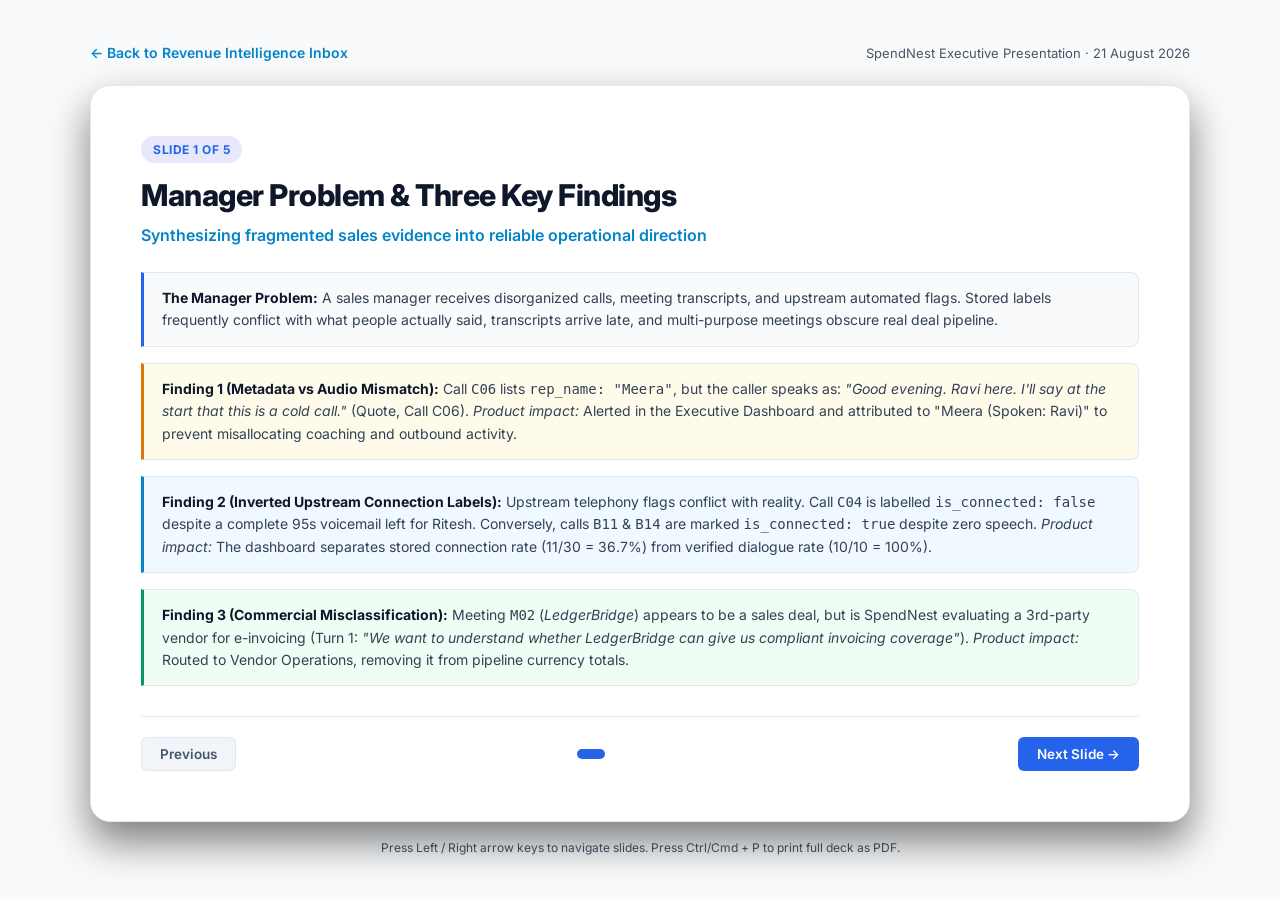
<file: slides.html>
<!DOCTYPE html>
<html lang="en">
<head>
  <meta charset="utf-8">
  <meta name="viewport" content="width=device-width, initial-scale=1">
  <title>SpendNest Revenue Intelligence — 5 Presentation Slides</title>
  <link rel="preconnect" href="https://fonts.googleapis.com">
  <link rel="preconnect" href="https://fonts.gstatic.com" crossorigin>
  <link href="https://fonts.googleapis.com/css2?family=Inter:wght@400;500;600;700;800&family=JetBrains+Mono:wght@400;600&display=swap" rel="stylesheet">
  <style>
    :root {
      --bg: #f8fafc;
      --card-bg: #ffffff;
      --card-border: #e2e8f0;
      --text: #0f172a;
      --text-muted: #475569;
      --text-dim: #94a3b8;
      --accent: #2563eb;
      --cyan: #0284c7;
      --emerald: #059669;
      --amber: #d97706;
    }

    *, *::before, *::after { box-sizing: border-box; margin: 0; padding: 0; }
    body {
      font-family: -apple-system, BlinkMacSystemFont, "Segoe UI", Roboto, "Inter", sans-serif;
      background: var(--bg);
      color: var(--text);
      line-height: 1.6;
      min-height: 100vh;
      display: flex;
      flex-direction: column;
      justify-content: center;
      align-items: center;
      padding: 30px 20px;
    }

    .deck-container {
      max-width: 1100px;
      width: 100%;
    }

    .top-bar {
      display: flex;
      justify-content: space-between;
      align-items: center;
      margin-bottom: 20px;
    }

    .top-bar a {
      color: var(--cyan);
      text-decoration: none;
      font-size: 14px;
      font-weight: 600;
    }

    .slide {
      background: var(--card-bg);
      border: 1px solid var(--card-border);
      border-radius: 20px;
      padding: 50px;
      min-height: 580px;
      display: none;
      flex-direction: column;
      justify-content: space-between;
      box-shadow: 0 20px 40px rgba(0,0,0,0.5);
      position: relative;
    }

    .slide.active {
      display: flex;
      animation: fadeIn 0.3s ease;
    }

    @keyframes fadeIn {
      from { opacity: 0; transform: translateY(6px); }
      to { opacity: 1; transform: translateY(0); }
    }

    .slide-badge {
      font-size: 12px;
      font-weight: 700;
      text-transform: uppercase;
      letter-spacing: 0.5px;
      background: rgba(99, 102, 241, 0.15);
      color: var(--accent);
      padding: 4px 12px;
      border-radius: 9999px;
      display: inline-block;
      margin-bottom: 14px;
    }

    h1 {
      font-size: 30px;
      font-weight: 800;
      letter-spacing: -0.5px;
      margin-bottom: 8px;
      line-height: 1.25;
    }

    .subtitle {
      font-size: 16px;
      color: var(--cyan);
      font-weight: 600;
      margin-bottom: 24px;
    }

    .content-grid {
      display: grid;
      gap: 16px;
      flex: 1;
    }

    .point-card {
      background: #f8fafc;
      border: 1px solid #e2e8f0;
      border-left: 3px solid var(--accent);
      border-radius: 0 8px 8px 0;
      padding: 14px 18px;
      font-size: 14px;
      color: #334155;
    }

    .point-card strong {
      color: #0f172a;
    }

    .point-card.emerald { border-left-color: var(--emerald); background: #f0fdf4; }
    .point-card.amber { border-left-color: var(--amber); background: #fffbeb; }
    .point-card.cyan { border-left-color: var(--cyan); background: #f0f9ff; }

    .slide-footer {
      display: flex;
      justify-content: space-between;
      align-items: center;
      margin-top: 30px;
      padding-top: 20px;
      border-top: 1px solid var(--card-border);
    }

    .btn {
      padding: 8px 18px;
      font-size: 13.5px;
      font-weight: 600;
      border-radius: 6px;
      cursor: pointer;
      border: 1px solid transparent;
      font-family: inherit;
    }

    .btn-prev {
      background: #f1f5f9;
      color: var(--text-muted);
      border: 1px solid #e2e8f0;
    }

    .btn-prev:hover {
      background: #e2e8f0;
      color: var(--text);
    }

    .btn-next {
      background: var(--accent);
      color: #fff;
    }

    .dots {
      display: flex;
      gap: 8px;
    }

    .dot {
      width: 10px;
      height: 10px;
      border-radius: 50%;
      background: rgba(255, 255, 255, 0.2);
      cursor: pointer;
      transition: all 0.2s;
    }

    .dot.active {
      background: var(--accent);
      width: 28px;
      border-radius: 10px;
    }

    /* Print View */
    @media print {
      body { background: #fff; color: #000; padding: 0; }
      .deck-container { max-width: 100%; }
      .top-bar, .slide-footer, .tip { display: none !important; }
      .slide {
        display: flex !important;
        background: #fff !important;
        border: 1px solid #ccc !important;
        color: #000 !important;
        box-shadow: none !important;
        page-break-after: always;
        min-height: auto;
        padding: 40px;
        margin-bottom: 20px;
      }
      .point-card { background: #f8fafc !important; color: #1e293b !important; }
      .point-card strong { color: #0f172a !important; }
    }
  </style>
</head>
<body>

  <div class="deck-container">
    <div class="top-bar">
      <a href="index.html">← Back to Revenue Intelligence Inbox</a>
      <span style="font-size:13px; color:var(--text-muted);">SpendNest Executive Presentation · 21 August 2026</span>
    </div>

    <!-- SLIDE 1 -->
    <div class="slide active" id="slide-0">
      <div>
        <span class="slide-badge">Slide 1 of 5</span>
        <h1>Manager Problem &amp; Three Key Findings</h1>
        <div class="subtitle">Synthesizing fragmented sales evidence into reliable operational direction</div>

        <div class="content-grid">
          <div class="point-card">
            <strong>The Manager Problem:</strong> A sales manager receives disorganized calls, meeting transcripts, and upstream automated flags. Stored labels frequently conflict with what people actually said, transcripts arrive late, and multi-purpose meetings obscure real deal pipeline.
          </div>
          <div class="point-card amber">
            <strong>Finding 1 (Metadata vs Audio Mismatch):</strong> Call <code>C06</code> lists <code>rep_name: "Meera"</code>, but the caller speaks as: <em>"Good evening. Ravi here. I'll say at the start that this is a cold call."</em> (Quote, Call C06). <em>Product impact:</em> Alerted in the Executive Dashboard and attributed to "Meera (Spoken: Ravi)" to prevent misallocating coaching and outbound activity.
          </div>
          <div class="point-card cyan">
            <strong>Finding 2 (Inverted Upstream Connection Labels):</strong> Upstream telephony flags conflict with reality. Call <code>C04</code> is labelled <code>is_connected: false</code> despite a complete 95s voicemail left for Ritesh. Conversely, calls <code>B11</code> &amp; <code>B14</code> are marked <code>is_connected: true</code> despite zero speech. <em>Product impact:</em> The dashboard separates stored connection rate (11/30 = 36.7%) from verified dialogue rate (10/10 = 100%).
          </div>
          <div class="point-card emerald">
            <strong>Finding 3 (Commercial Misclassification):</strong> Meeting <code>M02</code> (<em>LedgerBridge</em>) appears to be a sales deal, but is SpendNest evaluating a 3rd-party vendor for e-invoicing (Turn 1: <em>"We want to understand whether LedgerBridge can give us compliant invoicing coverage"</em>). <em>Product impact:</em> Routed to Vendor Operations, removing it from pipeline currency totals.
          </div>
        </div>
      </div>

      <div class="slide-footer">
        <button class="btn btn-prev" onclick="changeSlide(-1)">Previous</button>
        <div class="dots" id="dots-container"></div>
        <button class="btn btn-next" onclick="changeSlide(1)">Next Slide →</button>
      </div>
    </div>

    <!-- SLIDE 2 -->
    <div class="slide" id="slide-1">
      <div>
        <span class="slide-badge">Slide 2 of 5</span>
        <h1>Interface Choices &amp; Deliberately Rejected Decision</h1>
        <div class="subtitle">Designing for high-signal actionability while rejecting false precision</div>

        <div class="content-grid">
          <div class="point-card">
            <strong>Connected Manager Workspace:</strong> Built a 3-tier progressive disclosure interface: Executive KPI Overview -> Filterable Drilldown Matrix -> Deep Conversation &amp; Citation Inspector.
          </div>
          <div class="point-card amber">
            <strong>Deliberately Rejected Decision — Hallucinated Pipeline Revenue:</strong> We explicitly rejected synthesizing an automated "Pipeline Value" metric or rep revenue leaderboard from conversational figures (e.g. Customer B mentioning <em>"Monthly spending might be around INR 10–13 lakh, but that needs checking"</em> in <code>M03</code>).
          </div>
          <div class="point-card cyan">
            <strong>Rationale &amp; Accepted Trade-off:</strong> The dataset contains no CRM opportunity table, discounting matrix, or verified credit underwriting. Domestic cards are prepaid wallets, meaning monthly spend is not SpendNest SaaS revenue. Displaying synthetic revenue figures provides false precision. We chose honest qualitative Opportunity Stages over misleading currency totals.
          </div>
          <div class="point-card emerald">
            <strong>Deliberate Omissions:</strong> Omitted generic word clouds, automated sentiment gauges without citations, and forced account joins where company identifiers are unverified.
          </div>
        </div>
      </div>

      <div class="slide-footer">
        <button class="btn btn-prev" onclick="changeSlide(-1)">Previous</button>
        <div class="dots" id="dots-container-1"></div>
        <button class="btn btn-next" onclick="changeSlide(1)">Next Slide →</button>
      </div>
    </div>

    <!-- SLIDE 3 -->
    <div class="slide" id="slide-2">
      <div>
        <span class="slide-badge">Slide 3 of 5</span>
        <h1>Routing Architecture &amp; Edge Case Handling</h1>
        <div class="subtitle">Differentiated operational taxonomy preserving human judgment</div>

        <div class="content-grid">
          <div class="point-card">
            <strong>Differentiated Taxonomy:</strong> Replaced generic summaries with 6 distinct destination routes: <code>Sales Pipeline</code>, <code>Partnerships &amp; Advisory</code>, <code>Customer Success</code>, <code>Internal &amp; Vendor Operations</code>, <code>Lead Nurture</code>, and <code>Triage / Inactive</code>.
          </div>
          <div class="point-card cyan">
            <strong>Context Preservation on Multi-Destination Records:</strong> A conversation can belong to multiple categories. E.g., <code>M04</code> (Cedarwave) routes to Customer Success for card migration, but flags an engineering blocker for user department reallocation. The export manifest maintains primary and secondary destinations.
          </div>
          <div class="point-card amber">
            <strong>Difficult Case 1 — M02 (Vendor vs Prospect):</strong> Calendar title and attendee structure mimic a standard enterprise sales call. Context-aware routing inspects speaker roles to prevent inflating sales pipeline with procurement costs.
          </div>
          <div class="point-card emerald">
            <strong>Difficult Case 2 — M07 (Late-Arriving Transcript):</strong> Delivered with empty turns in Batch 1; arrives with 27 turns in Batch 2. The system handles the update idempotently, marking analysis as freshly refreshed while preserving any manual route overrides made by the manager.
          </div>
        </div>
      </div>

      <div class="slide-footer">
        <button class="btn btn-prev" onclick="changeSlide(-1)">Previous</button>
        <div class="dots" id="dots-container-2"></div>
        <button class="btn btn-next" onclick="changeSlide(1)">Next Slide →</button>
      </div>
    </div>

    <!-- SLIDE 4 -->
    <div class="slide" id="slide-3">
      <div>
        <span class="slide-badge">Slide 4 of 5</span>
        <h1>Verification of Key Numbers &amp; Analytical Conclusions</h1>
        <div class="subtitle">Mathematical rigor, explicit denominators, and transcript citations</div>

        <div class="content-grid">
          <div class="point-card">
            <strong>Activity Denominator Invariant:</strong> Exactly 44 distinct source records (30 calls, 14 meetings) keyed strictly on <code>(source_type, source_id)</code>. Re-importing <code>01_initial.json</code> in shuffled order yields exactly 44 records (zero duplicates).
          </div>
          <div class="point-card emerald">
            <strong>Transcript Coverage Verification:</strong> Initial: 17 / 44 (38.6%) -> Post-Update: 18 / 44 (40.9%). Calls coverage: 10 / 30 (33.3%). Meetings coverage: 7 / 14 (50.0%) -> 8 / 14 (57.1%).
          </div>
          <div class="point-card cyan">
            <strong>Dual Connection Rate Calculation:</strong> Stored Telephony Rate: 11 / 30 = 36.7% (11 <code>is_connected=true</code> out of 30 calls). Verified Dialogue Rate: 10 / 10 = 100% (all 10 calls with transcripts featured active human conversation). Explicitly separating these numbers prevents misleading sales productivity reports.
          </div>
          <div class="point-card amber">
            <strong>Traceable Analytical Citations:</strong> Every single coaching feedback and next-step recommendation cites an exact transcript passage and turn number (e.g. <code>M03</code> Turn 10 for spend estimate; <code>C03</code> Milan's follow-up request; <code>C07</code> Aditya's partnership confirmation).
          </div>
        </div>
      </div>

      <div class="slide-footer">
        <button class="btn btn-prev" onclick="changeSlide(-1)">Previous</button>
        <div class="dots" id="dots-container-3"></div>
        <button class="btn btn-next" onclick="changeSlide(1)">Next Slide →</button>
      </div>
    </div>

    <!-- SLIDE 5 -->
    <div class="slide" id="slide-4">
      <div>
        <span class="slide-badge">Slide 5 of 5</span>
        <h1>Trade-offs, AI Usage, Limitations &amp; Roadmap</h1>
        <div class="subtitle">Transparent technical disclosure and future production improvements</div>

        <div class="content-grid">
          <div class="point-card">
            <strong>AI &amp; Automation Disclosure:</strong> AI was utilized to extract, cross-verify, and format conversational evidence, turning points, and coaching points. All outputs were subsequently audited against verbatim source turns to ensure zero hallucination.
          </div>
          <div class="point-card cyan">
            <strong>Dynamic vs Pre-computed Logic:</strong> Ingestion, deduplication, revision comparison, route override persistence, filtering, and export manifest generation run dynamically in the client/runtime. Analytical summaries are pre-computed for deterministic review, with a visible "Needs Review" state on incoming updates.
          </div>
          <div class="point-card amber">
            <strong>Known Limitations:</strong> 1) Extracted records represent a single shifted date (21 August 2026), precluding cross-week cohort trending. 2) No authenticated CRM or identity graph exists to confirm company corporate trees.
          </div>
          <div class="point-card emerald">
            <strong>Next Production Enhancements:</strong> 1) Real-time webhook connector with automated re-indexing on revision arrival. 2) Interactive voice-memo coaching feedback for reps. 3) Native bi-directional sync with Salesforce / HubSpot.
          </div>
        </div>
      </div>

      <div class="slide-footer">
        <button class="btn btn-prev" onclick="changeSlide(-1)">Previous</button>
        <div class="dots" id="dots-container-4"></div>
        <button class="btn btn-next" onclick="changeSlide(1)">Restart →</button>
      </div>
    </div>

    <div class="tip" style="text-align:center; margin-top:16px; font-size:12px; color:var(--text-muted);">
      Press Left / Right arrow keys to navigate slides. Press Ctrl/Cmd + P to print full deck as PDF.
    </div>
  </div>

  <script>
    let currentSlide = 0;
    const totalSlides = 5;

    function showSlide(index) {
      if (index < 0) index = 0;
      if (index >= totalSlides) index = 0;
      currentSlide = index;

      document.querySelectorAll('.slide').forEach((s, idx) => {
        s.classList.toggle('active', idx === currentSlide);
      });

      renderDots();
    }

    function changeSlide(dir) {
      showSlide(currentSlide + dir);
    }

    function renderDots() {
      for (let i = 0; i < totalSlides; i++) {
        const container = document.getElementById(i === 0 ? 'dots-container' : `dots-container-${i}`);
        if (container) {
          container.innerHTML = Array.from({ length: totalSlides }, (_, idx) => `
            <div class="dot ${idx === currentSlide ? 'active' : ''}" onclick="showSlide(${idx})"></div>
          `).join('');
        }
      }
    }

    window.addEventListener('keydown', (e) => {
      if (e.key === 'ArrowRight' || e.key === 'Space') changeSlide(1);
      else if (e.key === 'ArrowLeft') changeSlide(-1);
    });

    renderDots();
  </script>
</body>
</html>
</file>
<file: style.css>
/* ==========================================================================
   SpendNest Revenue Intelligence - Clean, Modern, User-Friendly Design System
   Designed for Maximum Clarity, Ease of Use, and Executive Readability
   Inspired by Modern SaaS (Stripe, Mercury, Linear, Notion)
   ========================================================================== */

@import url('https://fonts.googleapis.com/css2?family=Inter:wght@400;500;600;700&family=JetBrains+Mono:wght@400;500;600&display=swap');

:root {
  /* Font Stacks */
  --font-sans: 'Inter', -apple-system, BlinkMacSystemFont, 'Segoe UI', Roboto, sans-serif;
  --font-mono: 'JetBrains Mono', ui-monospace, SFMono-Regular, monospace;

  /* Crisp, Friendly Light Theme (Default) */
  --bg-page: #f8fafc;
  --bg-header: #ffffff;
  --bg-card: #ffffff;
  --bg-subtle: #f1f5f9;
  --bg-hover: #e2e8f0;
  --bg-input: #ffffff;

  /* Soft, Clean Borders */
  --border-light: #e2e8f0;
  --border-medium: #cbd5e1;
  --border-focus: #3b82f6;

  /* Typography Colors */
  --text-title: #0f172a;
  --text-body: #334155;
  --text-muted: #64748b;
  --text-dim: #94a3b8;

  /* Primary Brand Blue */
  --primary: #2563eb;
  --primary-hover: #1d4ed8;
  --primary-light: #eff6ff;

  /* Semantic Accents */
  --emerald: #10b981;
  --emerald-light: #ecfdf5;
  --emerald-border: #a7f3d0;
  --emerald-text: #065f46;

  --amber: #f59e0b;
  --amber-light: #fffbeb;
  --amber-border: #fde68a;
  --amber-text: #92400e;

  --rose: #f43f5e;
  --rose-light: #fff1f2;
  --rose-border: #fecdd3;
  --rose-text: #9f1239;

  --purple: #8b5cf6;
  --purple-light: #f5f3ff;
  --purple-border: #ddd6fe;
  --purple-text: #6b21a8;

  --cyan: #0284c7;
  --cyan-light: #f0f9ff;
  --cyan-border: #bae6fd;
  --cyan-text: #075985;

  /* Route Badges (Soft, Easy-to-read Pastels) */
  --route-sales-bg: #ecfdf5;
  --route-sales-text: #047857;
  --route-sales-border: #a7f3d0;

  --route-partner-bg: #f5f3ff;
  --route-partner-text: #6d28d9;
  --route-partner-border: #ddd6fe;

  --route-cs-bg: #f0f9ff;
  --route-cs-text: #0369a1;
  --route-cs-border: #bae6fd;

  --route-vendor-bg: #fffbeb;
  --route-vendor-text: #b45309;
  --route-vendor-border: #fde68a;

  --route-lead-bg: #eff6ff;
  --route-lead-text: #1d4ed8;
  --route-lead-border: #bfdbfe;

  --route-triage-bg: #f3f4f6;
  --route-triage-text: #4b5563;
  --route-triage-border: #e5e7eb;

  /* Shadows */
  --shadow-sm: 0 1px 2px 0 rgba(0, 0, 0, 0.05);
  --shadow-md: 0 4px 6px -1px rgba(0, 0, 0, 0.07), 0 2px 4px -1px rgba(0, 0, 0, 0.04);
  --shadow-lg: 0 10px 15px -3px rgba(0, 0, 0, 0.08), 0 4px 6px -2px rgba(0, 0, 0, 0.04);

  --radius-sm: 6px;
  --radius-md: 8px;
  --radius-lg: 12px;
  --radius-full: 9999px;
  --transition: all 0.15s ease-in-out;
}

/* Polished Friendly Dark Theme */
[data-theme="dark"] {
  --bg-page: #0f172a;
  --bg-header: #1e293b;
  --bg-card: #1e293b;
  --bg-subtle: #0f172a;
  --bg-hover: #334155;
  --bg-input: #0f172a;

  --border-light: #334155;
  --border-medium: #475569;
  --border-focus: #60a5fa;

  --text-title: #f8fafc;
  --text-body: #cbd5e1;
  --text-muted: #94a3b8;
  --text-dim: #64748b;

  --primary: #3b82f6;
  --primary-hover: #60a5fa;
  --primary-light: rgba(59, 130, 246, 0.15);

  --emerald-light: rgba(16, 185, 129, 0.15);
  --emerald-border: rgba(16, 185, 129, 0.3);
  --emerald-text: #34d399;

  --amber-light: rgba(245, 158, 11, 0.15);
  --amber-border: rgba(245, 158, 11, 0.3);
  --amber-text: #fbbf24;

  --rose-light: rgba(244, 63, 94, 0.15);
  --rose-border: rgba(244, 63, 94, 0.3);
  --rose-text: #fb7185;

  --purple-light: rgba(139, 92, 246, 0.15);
  --purple-border: rgba(139, 92, 246, 0.3);
  --purple-text: #c084fc;

  --cyan-light: rgba(2, 132, 199, 0.15);
  --cyan-border: rgba(2, 132, 199, 0.3);
  --cyan-text: #38bdf8;

  --route-sales-bg: rgba(16, 185, 129, 0.12);
  --route-sales-text: #34d399;
  --route-sales-border: rgba(16, 185, 129, 0.25);

  --route-partner-bg: rgba(139, 92, 246, 0.12);
  --route-partner-text: #c084fc;
  --route-partner-border: rgba(139, 92, 246, 0.25);

  --route-cs-bg: rgba(6, 182, 212, 0.12);
  --route-cs-text: #38bdf8;
  --route-cs-border: rgba(6, 182, 212, 0.25);

  --route-vendor-bg: rgba(245, 158, 11, 0.12);
  --route-vendor-text: #fbbf24;
  --route-vendor-border: rgba(245, 158, 11, 0.25);

  --route-lead-bg: rgba(59, 130, 246, 0.12);
  --route-lead-text: #60a5fa;
  --route-lead-border: rgba(59, 130, 246, 0.25);

  --route-triage-bg: rgba(148, 163, 184, 0.10);
  --route-triage-text: #94a3b8;
  --route-triage-border: rgba(148, 163, 184, 0.20);

  --shadow-sm: 0 1px 2px 0 rgba(0, 0, 0, 0.3);
  --shadow-md: 0 4px 6px -1px rgba(0, 0, 0, 0.4);
}

/* ==========================================================================
   Base Styles
   ========================================================================== */

*, *::before, *::after {
  box-sizing: border-box;
  margin: 0;
  padding: 0;
}

body {
  font-family: var(--font-sans);
  background-color: var(--bg-page);
  color: var(--text-body);
  line-height: 1.5;
  min-height: 100vh;
  display: flex;
  flex-direction: column;
  -webkit-font-smoothing: antialiased;
}

/* Clean Scrollbar */
::-webkit-scrollbar {
  width: 6px;
  height: 6px;
}
::-webkit-scrollbar-track {
  background: transparent;
}
::-webkit-scrollbar-thumb {
  background: var(--border-medium);
  border-radius: var(--radius-full);
}

/* ==========================================================================
   Header & Navigation (Clean, Spacious & Never Cut Off)
   ========================================================================== */

.app-header {
  background: var(--bg-header);
  border-bottom: 1px solid var(--border-light);
  position: sticky;
  top: 0;
  z-index: 100;
  box-shadow: var(--shadow-sm);
}

.header-top {
  padding: 10px 24px;
  display: flex;
  align-items: center;
  justify-content: space-between;
  gap: 16px;
  flex-wrap: wrap;
}

/* Brand Section */
.brand-section {
  display: flex;
  align-items: center;
  gap: 10px;
}

.brand-logo {
  width: 32px;
  height: 32px;
  background: linear-gradient(135deg, #2563eb, #1d4ed8);
  border-radius: var(--radius-md);
  display: flex;
  align-items: center;
  justify-content: center;
  color: #ffffff;
  font-weight: 700;
  font-size: 16px;
  box-shadow: 0 2px 4px rgba(37, 99, 235, 0.2);
}

.brand-title {
  font-size: 15px;
  font-weight: 700;
  color: var(--text-title);
  display: flex;
  align-items: center;
  gap: 8px;
}

.brand-tag {
  font-size: 11px;
  background: var(--primary-light);
  color: var(--primary);
  border: 1px solid var(--border-light);
  padding: 2px 8px;
  border-radius: var(--radius-full);
  font-weight: 600;
}

/* Main Navigation Tabs */
.app-nav {
  display: flex;
  align-items: center;
  gap: 4px;
  background: var(--bg-subtle);
  padding: 4px;
  border-radius: var(--radius-md);
  border: 1px solid var(--border-light);
}

.nav-tab {
  padding: 6px 14px;
  color: var(--text-muted);
  font-size: 13px;
  font-weight: 500;
  border: 1px solid transparent;
  background: none;
  border-radius: var(--radius-sm);
  cursor: pointer;
  transition: var(--transition);
  display: inline-flex;
  align-items: center;
  gap: 6px;
  white-space: nowrap;
  font-family: inherit;
}

.nav-tab:hover {
  color: var(--text-title);
  background: var(--bg-hover);
}

.nav-tab.active {
  background: var(--bg-card);
  color: var(--primary);
  font-weight: 600;
  box-shadow: var(--shadow-sm);
  border-color: var(--border-light);
}

/* Header Action Buttons */
.header-actions {
  display: flex;
  align-items: center;
  gap: 8px;
}

.btn {
  display: inline-flex;
  align-items: center;
  justify-content: center;
  gap: 6px;
  padding: 7px 14px;
  font-size: 12.5px;
  font-weight: 500;
  border-radius: var(--radius-sm);
  cursor: pointer;
  transition: var(--transition);
  border: 1px solid transparent;
  text-decoration: none;
  font-family: inherit;
  line-height: 1;
  white-space: nowrap;
}

.btn-primary {
  background: var(--primary);
  color: #ffffff;
  border-color: var(--primary);
}

.btn-primary:hover {
  background: var(--primary-hover);
}

.btn-secondary {
  background: var(--bg-card);
  color: var(--text-body);
  border-color: var(--border-medium);
}

.btn-secondary:hover {
  background: var(--bg-subtle);
  color: var(--text-title);
  border-color: var(--border-focus);
}

.btn-sm {
  padding: 5px 10px;
  font-size: 11.5px;
}

.btn-icon {
  width: 32px;
  height: 32px;
  display: flex;
  align-items: center;
  justify-content: center;
  border-radius: var(--radius-sm);
  background: var(--bg-card);
  border: 1px solid var(--border-medium);
  color: var(--text-muted);
  cursor: pointer;
  font-size: 15px;
  transition: var(--transition);
}

.btn-icon:hover {
  background: var(--bg-subtle);
  color: var(--text-title);
}

/* ==========================================================================
   Friendly Replay Test Quickbar
   ========================================================================== */

.replay-quickbar {
  background: var(--bg-subtle);
  border-top: 1px solid var(--border-light);
  padding: 8px 24px;
  display: flex;
  align-items: center;
  justify-content: space-between;
  gap: 16px;
  flex-wrap: wrap;
  font-size: 12px;
}

.replay-step-btns {
  display: flex;
  align-items: center;
  gap: 6px;
  flex-wrap: wrap;
}

.replay-step-label {
  font-size: 11.5px;
  font-weight: 600;
  color: var(--text-muted);
  margin-right: 4px;
}

.step-btn {
  padding: 4px 10px;
  font-size: 11.5px;
  background: var(--bg-card);
  border: 1px solid var(--border-light);
  border-radius: var(--radius-sm);
  color: var(--text-body);
  cursor: pointer;
  transition: var(--transition);
  font-family: inherit;
}

.step-btn:hover {
  background: var(--bg-hover);
  border-color: var(--primary);
  color: var(--primary);
}

.step-btn.reset-btn {
  color: var(--rose-text);
  background: var(--rose-light);
  border-color: var(--rose-border);
}

.step-btn.reset-btn:hover {
  background: #ffe4e6;
}

.replay-indicator {
  display: flex;
  align-items: center;
  gap: 12px;
  color: var(--text-muted);
  font-size: 11.5px;
}

.replay-indicator strong {
  color: var(--text-title);
}

.verified-badge {
  display: inline-flex;
  align-items: center;
  gap: 4px;
  background: var(--emerald-light);
  color: var(--emerald-text);
  border: 1px solid var(--emerald-border);
  padding: 2px 8px;
  border-radius: var(--radius-full);
  font-weight: 600;
  font-size: 11px;
}

/* ==========================================================================
   Main Content Layout
   ========================================================================== */

.app-main {
  flex: 1;
  padding: 24px;
  max-width: 1440px;
  width: 100%;
  margin: 0 auto;
}

.tab-pane {
  display: none;
}

.tab-pane.active {
  display: block;
}

/* ==========================================================================
   Dashboard KPI Cards (Clean, Human-Readable, Big Numbers)
   ========================================================================== */

.dashboard-header-strip {
  display: flex;
  align-items: center;
  justify-content: space-between;
  margin-bottom: 20px;
}

.dashboard-header-strip h1 {
  font-size: 20px;
  font-weight: 700;
  color: var(--text-title);
  letter-spacing: -0.3px;
}

.dashboard-header-strip p {
  font-size: 13px;
  color: var(--text-muted);
  margin-top: 2px;
}

.kpi-grid {
  display: grid;
  grid-template-columns: repeat(4, 1fr);
  gap: 16px;
  margin-bottom: 24px;
}

.kpi-card {
  background: var(--bg-card);
  border: 1px solid var(--border-light);
  border-radius: var(--radius-md);
  padding: 18px 20px;
  box-shadow: var(--shadow-sm);
  transition: var(--transition);
}

.kpi-card:hover {
  box-shadow: var(--shadow-md);
  border-color: var(--border-medium);
}

.kpi-card-header {
  display: flex;
  align-items: center;
  justify-content: space-between;
  margin-bottom: 8px;
}

.kpi-title {
  font-size: 12.5px;
  font-weight: 600;
  color: var(--text-muted);
}

.kpi-icon {
  font-size: 16px;
}

.kpi-value {
  font-size: 30px;
  font-weight: 700;
  color: var(--text-title);
  line-height: 1.1;
  margin-bottom: 6px;
  font-family: var(--font-sans);
}

.kpi-subtext {
  font-size: 12px;
  color: var(--text-muted);
  line-height: 1.4;
}

.kpi-subtext strong {
  color: var(--text-title);
}

/* ==========================================================================
   Clear & Friendly Insights Card (Replaces Intimidating Terminal)
   ========================================================================== */

.insights-card {
  background: var(--bg-card);
  border: 1px solid var(--border-light);
  border-radius: var(--radius-md);
  padding: 20px 24px;
  margin-bottom: 24px;
  box-shadow: var(--shadow-sm);
}

.insights-header {
  display: flex;
  align-items: center;
  gap: 8px;
  margin-bottom: 14px;
}

.insights-header h3 {
  font-size: 15px;
  font-weight: 700;
  color: var(--text-title);
}

.insights-list {
  display: flex;
  flex-direction: column;
  gap: 10px;
}

.insight-item {
  display: flex;
  align-items: flex-start;
  gap: 12px;
  padding: 10px 14px;
  background: var(--bg-subtle);
  border-radius: var(--radius-sm);
  font-size: 13px;
  line-height: 1.5;
}

.insight-badge {
  padding: 2px 8px;
  border-radius: var(--radius-full);
  font-size: 11px;
  font-weight: 600;
  white-space: nowrap;
}

.insight-badge.amber {
  background: var(--amber-light);
  color: var(--amber-text);
  border: 1px solid var(--amber-border);
}

.insight-badge.blue {
  background: var(--primary-light);
  color: var(--primary);
  border: 1px solid #bfdbfe;
}

.insight-badge.purple {
  background: var(--purple-light);
  color: var(--purple-text);
  border: 1px solid var(--purple-border);
}

.insight-btn {
  margin-left: auto;
  font-size: 11.5px;
  padding: 3px 8px;
  background: var(--bg-card);
  border: 1px solid var(--border-light);
  border-radius: var(--radius-sm);
  color: var(--primary);
  cursor: pointer;
  white-space: nowrap;
}

.insight-btn:hover {
  background: var(--primary-light);
}

/* ==========================================================================
   Charts & Operational Tables
   ========================================================================== */

.charts-grid {
  display: grid;
  grid-template-columns: 1fr 1.6fr;
  gap: 20px;
  margin-bottom: 24px;
}

.card {
  background: var(--bg-card);
  border: 1px solid var(--border-light);
  border-radius: var(--radius-md);
  padding: 20px 22px;
  box-shadow: var(--shadow-sm);
}

.card-header {
  display: flex;
  align-items: center;
  justify-content: space-between;
  margin-bottom: 16px;
}

.card-header h3 {
  font-size: 15px;
  font-weight: 700;
  color: var(--text-title);
}

.card-subtitle {
  font-size: 12px;
  color: var(--text-muted);
  margin-top: 2px;
}

/* Route Breakdown Bars */
.route-row {
  display: flex;
  align-items: center;
  gap: 12px;
  margin-bottom: 12px;
  font-size: 12.5px;
}

.route-label {
  width: 150px;
  display: flex;
  align-items: center;
  gap: 6px;
  color: var(--text-body);
  white-space: nowrap;
}

.route-bar-track {
  flex: 1;
  height: 8px;
  background: var(--bg-subtle);
  border-radius: var(--radius-full);
  overflow: hidden;
}

.route-bar-fill {
  height: 100%;
  border-radius: var(--radius-full);
  transition: width 0.3s ease;
}

.route-count {
  font-size: 12px;
  color: var(--text-muted);
  width: 60px;
  text-align: right;
  font-weight: 500;
}

/* Clean Data Table */
.data-table {
  width: 100%;
  border-collapse: collapse;
  font-size: 12.5px;
  text-align: left;
}

.data-table th {
  background: var(--bg-subtle);
  color: var(--text-muted);
  font-size: 11.5px;
  font-weight: 600;
  text-transform: uppercase;
  letter-spacing: 0.3px;
  padding: 9px 12px;
  border-bottom: 1px solid var(--border-medium);
}

.data-table td {
  padding: 10px 12px;
  border-bottom: 1px solid var(--border-light);
  color: var(--text-body);
}

.data-table tbody tr:hover {
  background: var(--bg-subtle);
}

.role-pill {
  font-size: 10.5px;
  padding: 2px 7px;
  border-radius: 4px;
  font-weight: 600;
  display: inline-block;
}

.role-rep {
  background: var(--primary-light);
  color: var(--primary);
  border: 1px solid #bfdbfe;
}

.role-organizer {
  background: var(--purple-light);
  color: var(--purple-text);
  border: 1px solid var(--purple-border);
}

/* ==========================================================================
   Master-Detail Inbox & Inspector (Clear, Modern Split Layout)
   ========================================================================== */

.inbox-container {
  display: grid;
  grid-template-columns: 400px 1fr;
  gap: 20px;
  height: calc(100vh - 140px);
  min-height: 650px;
}

/* Master List Pane */
.inbox-master {
  background: var(--bg-card);
  border: 1px solid var(--border-light);
  border-radius: var(--radius-md);
  display: flex;
  flex-direction: column;
  overflow: hidden;
  box-shadow: var(--shadow-sm);
}

.inbox-controls {
  padding: 14px 16px;
  border-bottom: 1px solid var(--border-light);
  background: var(--bg-card);
}

.search-box {
  position: relative;
  margin-bottom: 10px;
}

.search-icon {
  position: absolute;
  left: 10px;
  top: 50%;
  transform: translateY(-50%);
  color: var(--text-dim);
  font-size: 14px;
  pointer-events: none;
}

.search-input {
  width: 100%;
  padding: 8px 12px 8px 32px;
  background: var(--bg-input);
  border: 1px solid var(--border-light);
  border-radius: var(--radius-sm);
  color: var(--text-title);
  font-size: 13px;
  font-family: inherit;
  transition: var(--transition);
}

.search-input:focus {
  outline: none;
  border-color: var(--primary);
  box-shadow: 0 0 0 2px var(--primary-light);
}

.filter-row {
  display: flex;
  gap: 8px;
}

.filter-select {
  flex: 1;
  background: var(--bg-input);
  border: 1px solid var(--border-light);
  border-radius: var(--radius-sm);
  padding: 6px 10px;
  font-size: 12px;
  color: var(--text-body);
  font-family: inherit;
  cursor: pointer;
  transition: var(--transition);
}

.filter-select:focus {
  outline: none;
  border-color: var(--primary);
}

.inbox-list {
  flex: 1;
  overflow-y: auto;
  list-style: none;
}

.inbox-item {
  padding: 14px 16px;
  border-bottom: 1px solid var(--border-light);
  cursor: pointer;
  transition: var(--transition);
  display: flex;
  flex-direction: column;
  gap: 6px;
}

.inbox-item:hover {
  background: var(--bg-subtle);
}

.inbox-item.active {
  background: var(--primary-light);
  border-left: 4px solid var(--primary);
}

.inbox-item-header {
  display: flex;
  align-items: center;
  justify-content: space-between;
}

.inbox-ref-pill {
  font-size: 12px;
  font-weight: 700;
  color: var(--primary);
}

.inbox-title {
  font-size: 13px;
  font-weight: 600;
  color: var(--text-title);
  white-space: nowrap;
  overflow: hidden;
  text-overflow: ellipsis;
}

.inbox-meta-row {
  display: flex;
  align-items: center;
  justify-content: space-between;
  font-size: 11.5px;
  color: var(--text-muted);
}

/* Route Badges */
.route-badge {
  display: inline-flex;
  align-items: center;
  gap: 5px;
  font-size: 11px;
  font-weight: 600;
  padding: 2px 8px;
  border-radius: 4px;
}

.route-sales_pipeline {
  color: var(--route-sales-text);
  background: var(--route-sales-bg);
  border: 1px solid var(--route-sales-border);
}

.route-partnerships_advisory {
  color: var(--route-partner-text);
  background: var(--route-partner-bg);
  border: 1px solid var(--route-partner-border);
}

.route-customer_success {
  color: var(--route-cs-text);
  background: var(--route-cs-bg);
  border: 1px solid var(--route-cs-border);
}

.route-internal_vendor {
  color: var(--route-vendor-text);
  background: var(--route-vendor-bg);
  border: 1px solid var(--route-vendor-border);
}

.route-lead_nurture {
  color: var(--route-lead-text);
  background: var(--route-lead-bg);
  border: 1px solid var(--route-lead-border);
}

.route-triage_inactive {
  color: var(--route-triage-text);
  background: var(--route-triage-bg);
  border: 1px solid var(--route-triage-border);
}

.tag-pill {
  font-size: 10.5px;
  padding: 2px 7px;
  border-radius: 4px;
  background: var(--bg-subtle);
  border: 1px solid var(--border-light);
  color: var(--text-muted);
}

/* Right Detail Pane */
.inbox-detail {
  background: var(--bg-card);
  border: 1px solid var(--border-light);
  border-radius: var(--radius-md);
  display: flex;
  flex-direction: column;
  overflow: hidden;
  box-shadow: var(--shadow-sm);
}

.detail-header {
  padding: 18px 24px;
  border-bottom: 1px solid var(--border-light);
  background: var(--bg-card);
}

.detail-title-row {
  display: flex;
  align-items: flex-start;
  justify-content: space-between;
  gap: 16px;
  margin-bottom: 14px;
}

.detail-title {
  font-size: 18px;
  font-weight: 700;
  color: var(--text-title);
  letter-spacing: -0.3px;
}

.detail-actions {
  display: flex;
  align-items: center;
  gap: 8px;
}

.detail-meta-grid {
  display: grid;
  grid-template-columns: repeat(6, 1fr);
  gap: 12px;
  background: var(--bg-subtle);
  border: 1px solid var(--border-light);
  border-radius: var(--radius-sm);
  padding: 12px 16px;
}

.meta-field {
  display: flex;
  flex-direction: column;
  gap: 2px;
}

.meta-field strong {
  font-size: 10px;
  text-transform: uppercase;
  color: var(--text-dim);
  font-weight: 600;
}

.meta-field span {
  font-size: 12.5px;
  font-weight: 600;
  color: var(--text-title);
  white-space: nowrap;
  overflow: hidden;
  text-overflow: ellipsis;
}

/* Detail Navigation Sub-tabs */
.detail-nav {
  display: flex;
  border-bottom: 1px solid var(--border-light);
  background: var(--bg-card);
  padding: 0 20px;
}

.detail-tab {
  padding: 10px 16px;
  font-size: 13px;
  font-weight: 500;
  color: var(--text-muted);
  cursor: pointer;
  border-bottom: 2px solid transparent;
  transition: var(--transition);
  display: flex;
  align-items: center;
  gap: 6px;
}

.detail-tab:hover {
  color: var(--text-title);
}

.detail-tab.active {
  color: var(--primary);
  border-bottom-color: var(--primary);
  font-weight: 600;
}

/* Detail Body Panes */
.detail-body {
  flex: 1;
  overflow-y: auto;
  padding: 24px;
}

/* Analysis Cards */
.analysis-section {
  margin-bottom: 24px;
}

.analysis-section-title {
  font-size: 12.5px;
  font-weight: 700;
  text-transform: uppercase;
  color: var(--text-muted);
  letter-spacing: 0.4px;
  margin-bottom: 10px;
  display: flex;
  align-items: center;
  gap: 6px;
}

.analysis-card {
  background: var(--bg-subtle);
  border: 1px solid var(--border-light);
  border-radius: var(--radius-sm);
  padding: 16px 18px;
  font-size: 13.5px;
  line-height: 1.6;
  color: var(--text-body);
}

/* Quote Boxes */
.quote-box {
  background: var(--bg-subtle);
  border-left: 3px solid var(--primary);
  border-radius: 0 var(--radius-sm) var(--radius-sm) 0;
  padding: 12px 16px;
  font-size: 13px;
  line-height: 1.6;
  color: var(--text-body);
  margin-bottom: 10px;
}

.quote-turn {
  color: var(--text-muted);
  font-size: 11px;
  font-weight: 600;
  margin-bottom: 4px;
}

/* Honest Uncertainty Card */
.uncertainty-box {
  background: var(--amber-light);
  border: 1px solid var(--amber-border);
  border-radius: var(--radius-sm);
  padding: 14px 18px;
  font-size: 13px;
  color: var(--amber-text);
  line-height: 1.5;
}

/* Action Checklist */
.checklist-item {
  display: flex;
  align-items: flex-start;
  gap: 10px;
  padding: 10px 14px;
  background: var(--bg-subtle);
  border: 1px solid var(--border-light);
  border-radius: var(--radius-sm);
  margin-bottom: 8px;
  font-size: 13px;
}

.checklist-checkbox {
  margin-top: 3px;
}

/* Turn Transcript Bubbles */
.turn-container {
  display: flex;
  flex-direction: column;
  gap: 12px;
}

.turn-bubble {
  padding: 14px 16px;
  border-radius: var(--radius-sm);
  background: var(--bg-subtle);
  border: 1px solid var(--border-light);
  font-size: 13px;
  line-height: 1.6;
}

.turn-bubble.rep {
  background: var(--primary-light);
  border-left: 3px solid var(--primary);
}

.turn-bubble.customer {
  background: var(--emerald-light);
  border-left: 3px solid var(--emerald);
}

.turn-meta {
  display: flex;
  align-items: center;
  justify-content: space-between;
  margin-bottom: 6px;
  font-size: 11px;
  font-weight: 600;
  color: var(--text-muted);
}

.code-block {
  background: #0f172a;
  color: #f8fafc;
  font-family: var(--font-mono);
  font-size: 12px;
  padding: 16px;
  border-radius: var(--radius-sm);
  overflow: auto;
  line-height: 1.5;
}

/* ==========================================================================
   Manager Daily Brief Tab
   ========================================================================== */

.brief-container {
  max-width: 920px;
  margin: 0 auto;
  background: var(--bg-card);
  border: 1px solid var(--border-light);
  border-radius: var(--radius-md);
  padding: 36px 44px;
  box-shadow: var(--shadow-sm);
  font-size: 14px;
  line-height: 1.7;
}

.brief-container h1 {
  font-size: 22px;
  font-weight: 700;
  color: var(--text-title);
  margin-bottom: 12px;
  padding-bottom: 12px;
  border-bottom: 1px solid var(--border-light);
}

.brief-container h2 {
  font-size: 17px;
  font-weight: 700;
  color: var(--primary);
  margin: 24px 0 10px;
}

.brief-container ul, .brief-container ol {
  margin: 10px 0 16px 24px;
}

.brief-container li {
  margin-bottom: 6px;
}

/* ==========================================================================
   Presentation Slides Tab
   ========================================================================== */

.slides-wrapper {
  max-width: 960px;
  margin: 0 auto;
}

.slide-viewport {
  background: var(--bg-card);
  border: 1px solid var(--border-light);
  border-radius: var(--radius-lg);
  padding: 44px 52px;
  min-height: 520px;
  display: flex;
  flex-direction: column;
  justify-content: space-between;
  box-shadow: var(--shadow-md);
}

.slide-number-pill {
  font-size: 11.5px;
  font-weight: 700;
  color: var(--primary);
  background: var(--primary-light);
  border: 1px solid #bfdbfe;
  padding: 3px 10px;
  border-radius: var(--radius-full);
  display: inline-block;
  margin-bottom: 16px;
}

.slide-heading {
  font-size: 26px;
  font-weight: 700;
  color: var(--text-title);
  line-height: 1.25;
  margin-bottom: 8px;
}

.slide-subheading {
  font-size: 15px;
  color: var(--text-muted);
  margin-bottom: 24px;
}

.slide-bullet-list {
  list-style: none;
  display: flex;
  flex-direction: column;
  gap: 16px;
}

.slide-bullet-item {
  display: flex;
  align-items: flex-start;
  gap: 12px;
  font-size: 14px;
  line-height: 1.6;
  color: var(--text-body);
}

.slide-controls {
  display: flex;
  align-items: center;
  justify-content: space-between;
  margin-top: 36px;
  padding-top: 20px;
  border-top: 1px solid var(--border-light);
}

.slide-dots {
  display: flex;
  gap: 8px;
}

.slide-dot {
  width: 9px;
  height: 9px;
  border-radius: 50%;
  background: var(--border-medium);
  cursor: pointer;
}

.slide-dot.active {
  background: var(--primary);
  width: 22px;
  border-radius: var(--radius-full);
}

/* ==========================================================================
   Toast Notifications
   ========================================================================== */

.toast-container {
  position: fixed;
  bottom: 24px;
  right: 24px;
  display: flex;
  flex-direction: column;
  gap: 8px;
  z-index: 1100;
  pointer-events: none;
}

.toast {
  background: #0f172a;
  color: #f8fafc;
  padding: 10px 16px;
  border-radius: var(--radius-sm);
  font-size: 13px;
  box-shadow: var(--shadow-lg);
  pointer-events: auto;
}

/* ==========================================================================
   Responsive Adaptations
   ========================================================================== */

@media (max-width: 1200px) {
  .kpi-grid {
    grid-template-columns: repeat(2, 1fr);
  }
  .charts-grid {
    grid-template-columns: 1fr;
  }
  .inbox-container {
    grid-template-columns: 350px 1fr;
  }
}

@media (max-width: 900px) {
  .header-top {
    flex-direction: column;
    align-items: stretch;
  }
  .app-nav {
    overflow-x: auto;
  }
  .inbox-container {
    grid-template-columns: 1fr;
    height: auto;
  }
  .detail-meta-grid {
    grid-template-columns: repeat(3, 1fr);
  }
}
</file>
